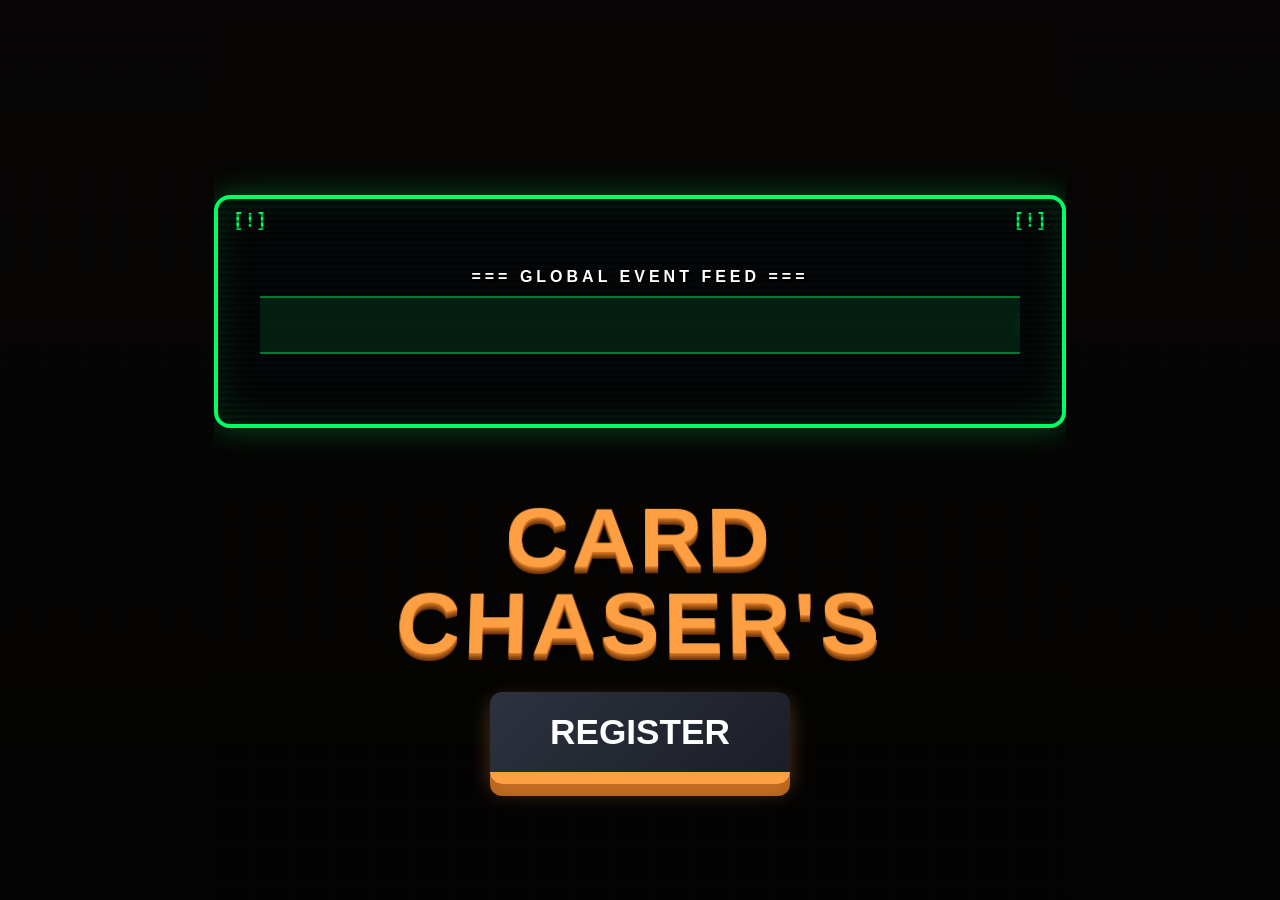
<file: index.html>
<!DOCTYPE html>
<html lang="en">
<head>
    <meta charset="UTF-8">
    <meta name="viewport" content="width=device-width, initial-scale=1.0">
    <title>Card Chaser's | Welcome</title>
    
    <meta name="viewport" content="width=device-width, initial-scale=1.0, maximum-scale=1.0, user-scalable=no">
    <style>
        body, html {
            margin: 0; padding: 0; height: 100%;
            background-color: #1a1512;
            background-image: linear-gradient(rgba(0, 0, 0, 0.75), rgba(0, 0, 0, 0.85)), 
                              linear-gradient(90deg, rgba(255,255,255,0.03) 1px, transparent 1px), 
                              linear-gradient(rgba(255,255,255,0.03) 1px, transparent 1px);
            background-size: 100% 100%, 40px 40px, 40px 40px;
            font-family: 'Arial Black', sans-serif;
            display: flex; flex-direction: column; justify-content: space-evenly; align-items: center; overflow: hidden;
        }
        .jumbotron-box {
            width: 66vw; min-width: 340px; height: 25vh; margin-top: 5vh; 
            background: #050608; border: 4px solid #00ff66; border-radius: 16px;
            display: flex; flex-direction: column; align-items: center; justify-content: center;
            position: relative; box-shadow: 0 0 30px rgba(0, 255, 102, 0.3), inset 0 0 40px rgba(0, 255, 102, 0.15);
            animation: pulseGlow 2s infinite alternate; overflow: hidden;
        }
        .jumbotron-box::before { content: '[!]'; position: absolute; top: 10px; left: 15px; color: #00ff66; font-family: monospace; font-size: 1.2rem; font-weight: 900; animation: flashText 1s infinite; }
        .jumbotron-box::after { content: '[!]'; position: absolute; top: 10px; right: 15px; color: #00ff66; font-family: monospace; font-size: 1.2rem; font-weight: 900; animation: flashText 1s infinite; }
        .scanlines { position: absolute; top: 0; left: 0; width: 100%; height: 100%; background: linear-gradient(rgba(18, 16, 16, 0) 50%, rgba(0, 0, 0, 0.4) 50%); background-size: 100% 6px; z-index: 2; pointer-events: none; }
        .alert-header { color: #fff; font-size: clamp(0.7rem, 2vw, 1rem); letter-spacing: 4px; margin-bottom: 10px; font-weight: 900; z-index: 10; text-transform: uppercase; text-shadow: 2px 2px 0px #000; }
        
        .marquee-container { width: 90%; overflow: hidden; white-space: nowrap; z-index: 10; border-top: 2px solid rgba(0, 255, 102, 0.4); border-bottom: 2px solid rgba(0, 255, 102, 0.4); padding: 15px 0; background: rgba(0, 255, 102, 0.1); }
        
        .marquee-content { 
            display: inline-block; 
            color: #00ff66; 
            font-family: monospace; 
            font-size: clamp(1rem, 2.5vw, 1.4rem); 
            font-weight: 900; 
            letter-spacing: 2px; 
            text-transform: uppercase; 
            text-shadow: 2px 2px 0px #000, -1px -1px 0px #000, 0 0 15px rgba(0, 255, 102, 0.9); 
            padding-left: 100%; 
            line-height: 1.1; 
            animation: scrollText 12s linear infinite; 
        }
        
        @keyframes scrollText { 0% { transform: translateX(0); } 100% { transform: translateX(-100%); } }
        
        @keyframes pulseGlow { 0% { box-shadow: 0 0 20px rgba(0, 255, 102, 0.2), inset 0 0 30px rgba(0, 255, 102, 0.1); border-color: rgba(0, 255, 102, 0.5); } 100% { box-shadow: 0 0 40px rgba(0, 255, 102, 0.5), inset 0 0 60px rgba(0, 255, 102, 0.3); border-color: #00ff66; } }
        @keyframes flashText { 0%, 49% { opacity: 1; } 50%, 100% { opacity: 0.2; } }
        .welcome-container { text-align: center; display: flex; flex-direction: column; align-items: center; gap: 20px; perspective: 1000px; margin-bottom: 5vh; width: 100%; }
        .logo-text { font-size: clamp(3rem, 10vw, 5.5rem); font-weight: 900; color: #ff9f43; text-transform: uppercase; letter-spacing: 4px; margin: 0; margin-bottom: 10px; line-height: 1; text-shadow: 0 1px 0 #d37724, 0 2px 0 #c26b1f, 0 3px 0 #b1601a, 0 4px 0 #a05416, 0 5px 0 #8f4912, 0 6px 0 #7e3e0e, 0 7px 0 #6d330a, 0 9px 25px rgba(0,0,0,0.9); transform: rotateX(10deg); }

        .btn-3d-container { position: relative; background: #0f1115; padding: 8px; border-radius: 16px; box-shadow: inset 0 4px 10px rgba(0,0,0,0.8), 0 10px 30px rgba(0,0,0,0.5); margin-top: 10px; }
        .enter-btn-3d { cursor: pointer; outline: none; border: none; font-family: 'Arial Black', sans-serif; font-size: 2.2rem; font-weight: 900; color: #ffffff; background: linear-gradient(135deg, #2d323f, #1b1e26); padding: 20px 60px; border-radius: 12px; position: relative; border-bottom: 12px solid #ff9f43; transform: translateY(-6px); transition: all 0.1s ease; box-shadow: 0 8px 20px rgba(255, 159, 67, 0.3), 0 12px 0px #b1601a; }
        .enter-btn-3d:hover { transform: translateY(-8px); box-shadow: 0 12px 24px rgba(255, 159, 67, 0.4), 0 14px 0px #c26b1f; }
        .enter-btn-3d:active { transform: translateY(4px); border-bottom-width: 2px; box-shadow: 0 2px 4px rgba(0,0,0,0.5), 0 2px 0px #5c2807; }

        .room-container {
            width: 100%;       
            padding: 10px;
            box-sizing: border-box;
            overflow-y: auto;
            margin: 0 auto;
        }

        @media (max-width: 600px) {
            .room-container {
                max-width: 600px; 
            }
        }
    </style>
</head>
<body>

    <div class="room-container"></div>

    <div class="jumbotron-box" id="jumbo-box">
        <div class="scanlines"></div>
        <div class="alert-header">=== GLOBAL EVENT FEED ===</div>
        <div class="marquee-container">
            <div class="marquee-content" id="alert-marquee">SYSTEM BOOT SEQUENCE INITIATED...</div>
        </div>
    </div>
    
    <div class="welcome-container">
        <h1 class="logo-text">Card<br>Chaser's</h1>
        
        <!-- The Dynamic Button -->
        <button class="enter-btn-3d" id="smart-btn">LOADING...</button>
    </div>
    
    <script>
        // --- SMART ROUTING LOGIC ---
        function initializeSmartButton() {
            const btn = document.getElementById('smart-btn');
            
            // Check the browser's memory for flags
            const autoLogin = localStorage.getItem('autoLogin');
            const isRegistered = localStorage.getItem('isRegistered');

            if (autoLogin === 'true') {
                btn.innerText = 'ENTER HUB';
                btn.style.borderBottomColor = '#00ff66'; // Green for direct access
                btn.onclick = () => window.location.href = 'playground.html';
            } else if (isRegistered === 'true') {
                btn.innerText = 'LOGIN';
                btn.style.borderBottomColor = '#00ff66'; // Green for returning users
                btn.onclick = () => window.location.href = 'login.html';
            } else {
                btn.innerText = 'REGISTER';
                btn.onclick = () => window.location.href = 'register.html';
            }
        }
        initializeSmartButton();

        // --- EXISTING CLOCK LOGIC ---
        function getNextMonsterFeeding() {
            let now = new Date(); let target = new Date(now); target.setUTCHours(20, 0, 0, 0);
            let currentDay = target.getUTCDay(); let daysUntilSunday = (7 - currentDay) % 7; target.setUTCDate(target.getUTCDate() + daysUntilSunday);
            if (target.getTime() <= now.getTime()) target.setUTCDate(target.getUTCDate() + 7);
            return target.getTime(); 
        }
        let clockEngine = setInterval(tickClock, 1000); tickClock();
        function tickClock() {
            let now = Date.now(); let globalMonsterTime = getNextMonsterFeeding(); let distance = globalMonsterTime - now;
            let display = document.getElementById('alert-marquee');
            let oneHour = 3600000;
            if (distance <= 0 && distance > -oneHour) { display.innerText = "🚨 CHAMBER LIVE! FEED THE BEAST NOW! 🚨"; return; }
            let d = Math.floor(distance / (1000 * 60 * 60 * 24)); let h = Math.floor((distance % (1000 * 60 * 60 * 24)) / (1000 * 60 * 60));
            let m = Math.floor((distance % (1000 * 60 * 60)) / (1000 * 60)); let s = Math.floor((distance % (1000 * 60)) / 1000);
            display.innerText = `⚡ MUTATION CHAMBER OPENS IN: ${d}D ${h}H ${m}M ${s}S ⚡`;
        }
    </script>
</body>
</html>
</file>
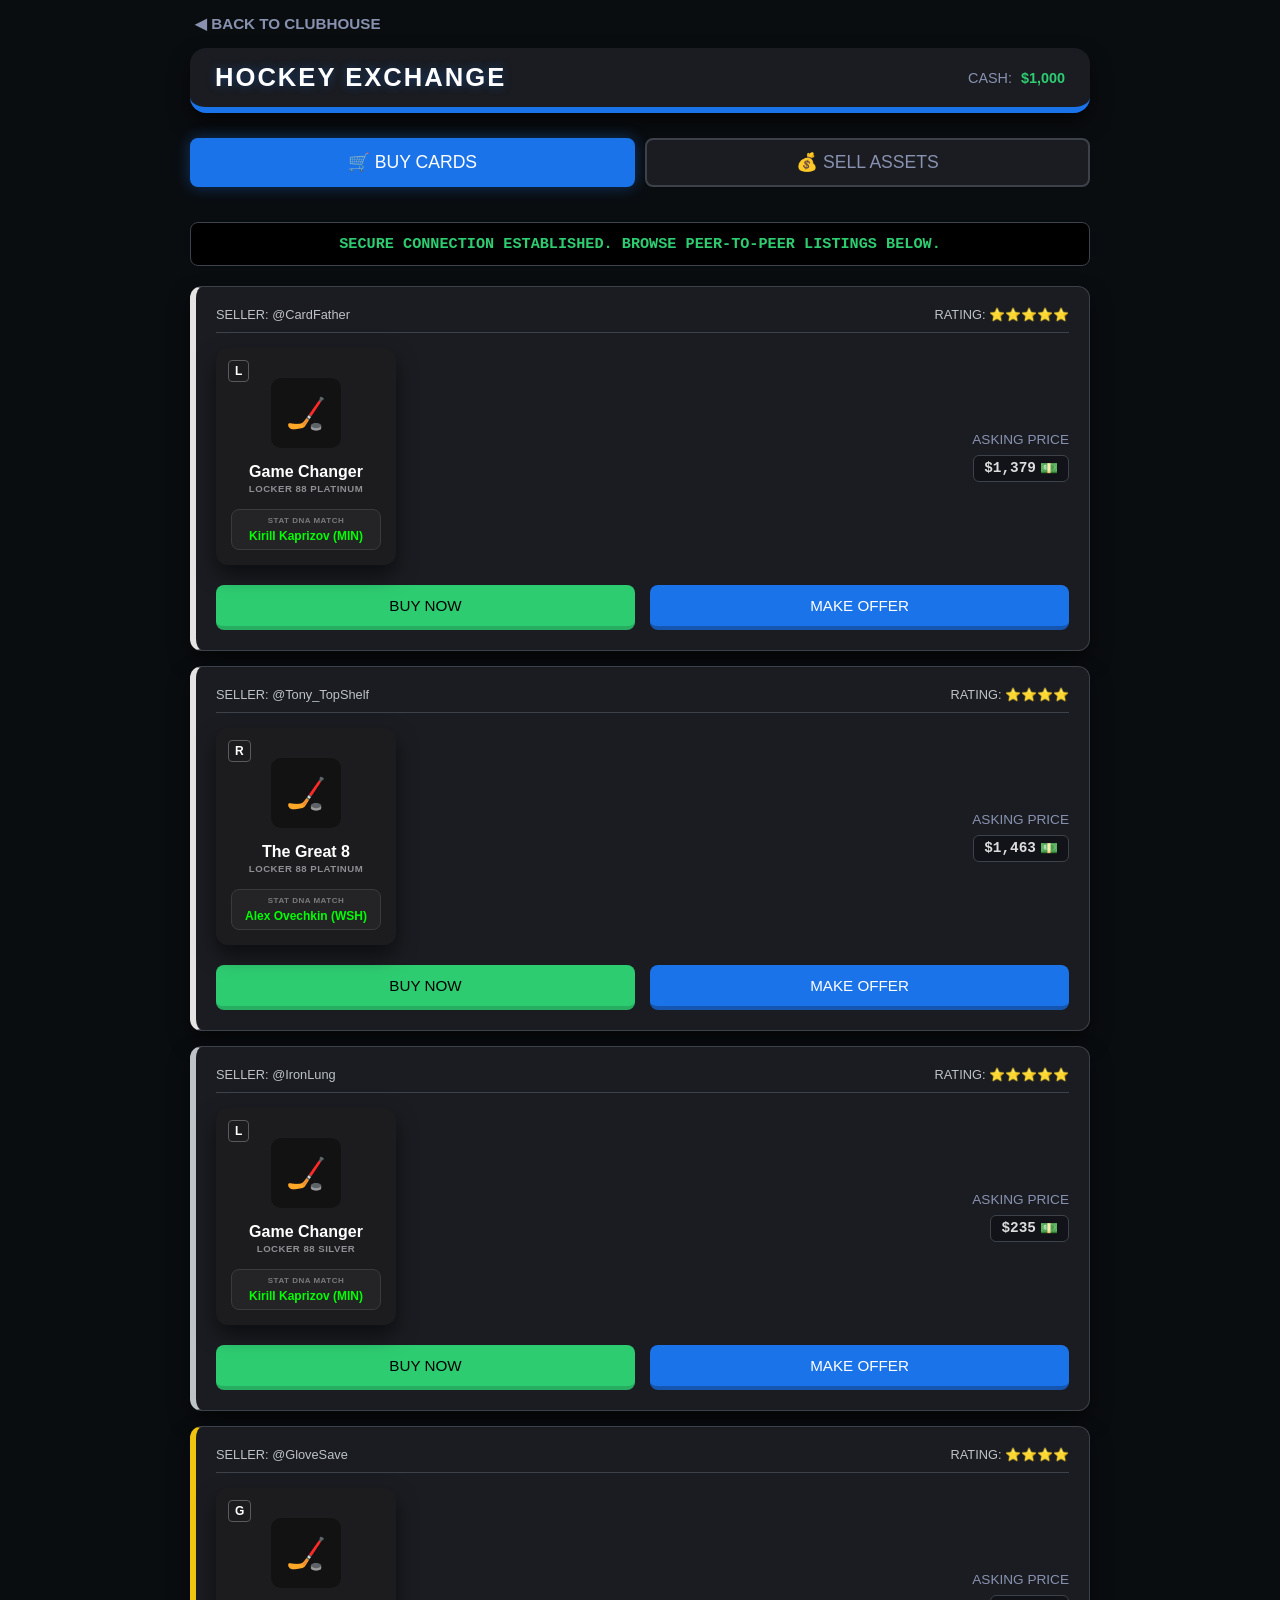
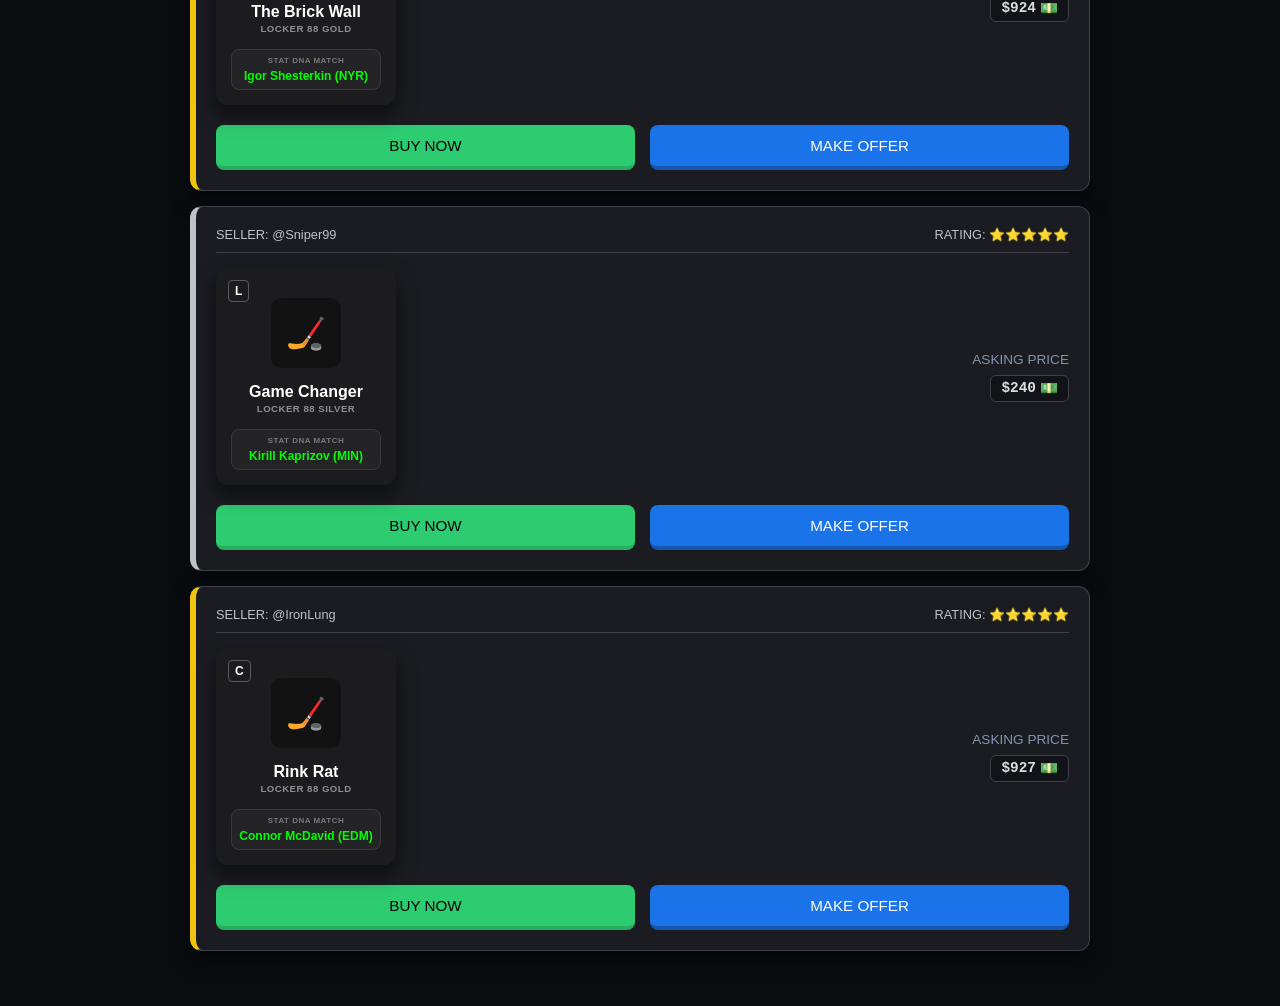
<file: digital_market.html>
<!DOCTYPE html>
<html lang="en">
<head>
    <meta charset="UTF-8">
    <meta name="viewport" content="width=device-width, initial-scale=1.0, maximum-scale=1.0, user-scalable=no">
    <title>Digital Market | Card Chaser's</title>
    
    <style>
        :root {
            /* Main Functional Colors (Sleek NYR-esque palette) */
            --brand-primary: #1A73E8;    
            --brand-secondary: #2ECC71;  
            --brand-danger: #E74C3C;     

            /* UI Theme Colors */
            --bg-dark: #0A0D10;         
            --panel-dark: #1A1C21;      
            --sub-panel-dark: #24272D;  
            --border-subtle: #3D424A;   
            --text-main: #FFFFFF;       
            --text-sub: #BDC3C7;        
            
            --primary: #1A73E8;
            --glow: rgba(26, 115, 232, 0.4);
            --market-bg: var(--bg-dark);
        }

        body, html {
            margin: 0; padding: 0; min-height: 100vh;
            background: var(--market-bg); 
            font-family: 'Arial', sans-serif;
            color: var(--text-main); 
            overflow-x: hidden; box-sizing: border-box;
            display: block; 
        }
        *, *:before, *:after { box-sizing: inherit; }

        .room-container { width: 100%; padding: 15px; box-sizing: border-box; margin: 0 auto; }

        .market-container { 
            width: 100%; max-width: 900px; margin: 0 auto; 
            display: flex; flex-direction: column; gap: 20px; padding-bottom: 40px; 
        }

        /* Top Controls */
        .exit-btn { align-self: flex-start; background: none; border: none; color: #8892b0; font-weight: 900; font-size: 0.95rem; cursor: pointer; padding: 0; margin-left: 5px; margin-bottom: -5px; text-transform: uppercase; font-family: 'Arial Black', sans-serif;}
        .exit-btn:hover { color: #fff; text-shadow: 0 0 8px rgba(255,255,255,0.5); }

        .market-header { display: flex; justify-content: space-between; align-items: center; background: var(--panel-dark); padding: 15px 25px; border-radius: 16px; border-bottom: 6px solid var(--primary); box-shadow: 0 10px 20px rgba(0,0,0,0.6); font-family: 'Arial Black', sans-serif;}
        .market-title { margin: 0; font-size: 1.6rem; text-transform: uppercase; letter-spacing: 2px; text-shadow: 0 0 10px var(--glow); }
        .bank-readout { display: flex; gap: 15px; font-size: 0.9rem; color: #8892b0; }
        .bank-readout span { font-weight: 900; margin-left: 5px; }
        .stat-cash span { color: var(--brand-secondary); }

        .price-capsule {
            background: #111318; border: 1px solid var(--border-subtle); border-radius: 6px;
            padding: 4px 10px; font-family: monospace; color: #dddddd;
            display: inline-flex; align-items: center; gap: 4px; font-size: 0.9rem; font-weight: bold;
        }

        /* TOGGLE TABS */
        .tab-bar { display: flex; gap: 10px; width: 100%; margin-top: 5px; }
        .tab-btn { 
            flex: 1; padding: 12px; font-family: 'Arial Black', sans-serif; font-size: 1.1rem; 
            background: var(--panel-dark); border: 2px solid var(--border-subtle); border-radius: 8px; color: #8892b0; 
            cursor: pointer; text-transform: uppercase; transition: 0.1s; 
        }
        .tab-btn.active { background: var(--primary); color: #fff; border-color: var(--primary); box-shadow: 0 0 15px var(--glow); }

        .terminal-log { margin-top: 15px; background: #000; padding: 12px; border-radius: 8px; font-family: monospace; color: var(--brand-secondary); font-size: 0.95rem; text-align: center; border: 1px solid var(--border-subtle); font-weight: bold; }

        /* MARKET LISTINGS (BUY) */
        .listing-board { display: flex; flex-direction: column; gap: 15px; width: 100%; }
        
        .trade-offer {
            display: flex; flex-direction: column; background: var(--panel-dark);
            border-left: 6px solid var(--primary); padding: 20px; border-radius: 12px;
            box-shadow: 0 10px 20px rgba(0,0,0,0.5); border-right: 1px solid var(--border-subtle);
            border-top: 1px solid var(--border-subtle); border-bottom: 1px solid var(--border-subtle);
            transition: transform 0.2s;
        }
        .trade-offer:hover { transform: translateY(-3px); box-shadow: 0 12px 25px var(--glow); }
        
        .seller-info { font-size: 0.8rem; color: var(--text-sub); margin-bottom: 15px; display: flex; justify-content: space-between; border-bottom: 1px solid var(--border-subtle); padding-bottom: 10px; font-family: 'Arial Black', sans-serif;}
        .trade-details { display: flex; align-items: center; justify-content: space-between; margin-bottom: 20px; gap: 20px; }
        
        /* INVENTORY LISTINGS (SELL) */
        .sell-grid { 
            display: none; grid-template-columns: repeat(auto-fill, minmax(200px, 1fr)); 
            gap: 20px; width: 100%; 
        }

        .action-buttons { display: flex; gap: 15px; width: 100%; }
        .btn {
            flex: 1; padding: 12px; font-family: 'Arial Black', sans-serif; font-size: 0.95rem;
            border: none; border-radius: 8px; color: #fff; cursor: pointer; text-transform: uppercase;
            transition: all 0.1s; border-bottom: 4px solid rgba(0,0,0,0.5); width: 100%;
        }
        .btn-buy { background: var(--brand-secondary); color: #000; border-bottom-color: #27ae60;}
        .btn-haggle { background: var(--brand-primary); border-bottom-color: #1557b0;}
        .btn-sell { background: var(--brand-danger); border-bottom-color: #922b21; font-size: 0.85rem;}
        .btn:active { transform: translateY(3px); border-bottom-width: 1px; }

        /* ====================================================
           MASTER BLUEPRINT: PREMIUM CARD DESIGN
           ==================================================== */
        .card-core { 
            background: #1c1c1e; border-radius: 12px; padding: 15px; 
            box-shadow: 0 10px 20px rgba(0, 0, 0, 0.5); display: flex; flex-direction: column; 
            align-items: center; width: 100%; max-width: 220px; box-sizing: border-box; 
            position: relative; margin: 0 auto;
        }
        .pos-badge { position: absolute; top: 12px; left: 12px; border: 1px solid #5a5a5e; border-radius: 4px; padding: 3px 6px; font-size: 0.75rem; font-weight: 900; color: #ffffff; font-family: 'Arial Black', sans-serif; }
        .art-box { background: #121213; width: 110px; height: 110px; border-radius: 10px; display: flex; justify-content: center; align-items: center; font-size: 3.5rem; margin-top: 25px; margin-bottom: 15px; }
        .card-title { font-size: 1.25rem; font-weight: 900; color: #FFFFFF; margin-bottom: 2px; text-align: center; }
        .card-descriptive-text { font-size: 0.7rem; color: #8e8e93; margin-bottom: 15px; text-align: center; text-transform: uppercase; letter-spacing: 0.5px; font-family: 'Arial', sans-serif; font-weight: bold;}
        .data-panel-core { background: #242426; border: 1px solid #3a3a3c; border-radius: 8px; padding: 10px; width: 100%; display: flex; flex-direction: column; align-items: center; box-sizing: border-box; }
        .data-title-gray { font-size: 0.6rem; color: #7a7a7e; text-transform: uppercase; font-weight: 600; margin-bottom: 4px; text-align: center; letter-spacing: 0.5px; }
        .data-detail-green { font-size: 0.9rem; color: #00ff00; font-weight: bold; text-align: center; }

    </style>
</head>
<body>

    <div class="room-container">
        <div class="market-container">
            
            <button class="exit-btn" onclick="window.location.href='game_room.html'">◀ Back to Clubhouse</button>

            <div class="market-header">
                <h1 class="market-title" id="market-title">DIGITAL MARKET</h1>
                <div class="bank-readout">
                    <div class="stat-cash">CASH: <span id="bank-cash">$0</span></div>
                </div>
            </div>

            <div class="tab-bar">
                <button class="tab-btn active" id="tab-buy" onclick="switchTab('buy')">🛒 BUY CARDS</button>
                <button class="tab-btn" id="tab-sell" onclick="switchTab('sell')">💰 SELL ASSETS</button>
            </div>

            <div class="terminal-log" id="terminal-log">SECURE CONNECTION ESTABLISHED. BROWSE PEER-TO-PEER LISTINGS BELOW.</div>

            <div class="listing-board" id="listings-container"></div>
            <div class="sell-grid" id="sell-container"></div>

        </div> 
    </div> 
    
    <script>
        let currentSport = localStorage.getItem('selectedSport') || 'default';
        let playerCash = parseInt(localStorage.getItem('playerMoney')) || 0;

        const sportData = {
            nhl: { title: "HOCKEY EXCHANGE", primary: "#1A73E8", bg: "#0A0D10", key: "nhl_inventory", icon: "🏒", pool: [
                {name: "The Brick Wall", dna: "Igor Shesterkin (NYR)", pos: "G"}, {name: "Game Changer", dna: "Kirill Kaprizov (MIN)", pos: "LW"}, {name: "Rink Rat", dna: "Connor McDavid (EDM)", pos: "C"}, {name: "The Great 8", dna: "Alex Ovechkin (WSH)", pos: "RW"}, {name: "Blueline Boss", dna: "Cale Makar (COL)", pos: "LD"}
            ]},
            mlb: { title: "BASEBALL EXCHANGE", primary: "#2ECC71", bg: "#0A0D10", key: "mlb_inventory", icon: "⚾", pool: [
                {name: "Diamond King", dna: "Shohei Ohtani (LAD)", pos: "P"}, {name: "The Captain", dna: "Aaron Judge (NYY)", pos: "CF"}
            ]},
            nba: { title: "HOOPS EXCHANGE", primary: "#E67E22", bg: "#0A0D10", key: "nba_inventory", icon: "🏀", pool: [
                {name: "Crossover Master", dna: "Stephen Curry (GSW)", pos: "PG"}, {name: "King James", dna: "LeBron James (LAL)", pos: "SF"}
            ]},
            nfl: { title: "GRIDIRON EXCHANGE", primary: "#F1C40F", bg: "#0A0D10", key: "nfl_inventory", icon: "🏈", pool: [
                {name: "Showtime", dna: "Patrick Mahomes (KC)", pos: "QB"}, {name: "Run CMC", dna: "Christian McCaffrey (SF)", pos: "RB"}
            ]}
        };

        const activeSport = sportData[currentSport] || sportData['nhl'];
        document.documentElement.style.setProperty('--primary', activeSport.primary);
        document.documentElement.style.setProperty('--market-bg', activeSport.bg);
        document.getElementById('market-title').innerText = activeSport.title;

        const pricingMap = { "base": 50, "silver": 250, "gold": 1000, "platinum": 1500, "diamond": 2500 };
        const sellers = ["@IronLung", "@Tony_TopShelf", "@CardFather", "@Sniper99", "@GloveSave"];

        function updateBankUI() {
            document.getElementById('bank-cash').innerText = "$" + playerCash.toLocaleString();
            localStorage.setItem('playerMoney', playerCash);
        }
        updateBankUI();

        function switchTab(tab) {
            document.getElementById('tab-buy').classList.remove('active');
            document.getElementById('tab-sell').classList.remove('active');
            document.getElementById('tab-' + tab).classList.add('active');
            
            if (tab === 'buy') {
                document.getElementById('listings-container').style.display = 'flex';
                document.getElementById('sell-container').style.display = 'none';
                document.getElementById('terminal-log').innerText = "BROWSE PEER-TO-PEER LISTINGS BELOW.";
                document.getElementById('terminal-log').style.color = "#2ECC71";
            } else {
                document.getElementById('listings-container').style.display = 'none';
                document.getElementById('sell-container').style.display = 'grid';
                document.getElementById('terminal-log').innerText = "SELECT ASSETS FROM YOUR LOCKER TO LIQUIDATE FOR CASH.";
                document.getElementById('terminal-log').style.color = "#F1C40F";
                renderSellInventory();
            }
        }

        let activeListings = [];
        function generateListings() {
            for(let i=0; i<6; i++) {
                let template = activeSport.pool[Math.floor(Math.random() * activeSport.pool.length)];
                let roll = Math.random();
                let tier = roll > 0.9 ? 'diamond' : roll > 0.6 ? 'platinum' : roll > 0.3 ? 'gold' : 'silver';
                let price = pricingMap[tier];
                
                let variance = Math.floor(price * (Math.random() * 0.2 - 0.1));
                let askPrice = price + variance;

                activeListings.push({
                    id: 'list_' + i,
                    seller: sellers[Math.floor(Math.random() * sellers.length)],
                    rating: "⭐".repeat(Math.floor(Math.random() * 2) + 4),
                    card: { name: template.name, dna: template.dna, pos: template.pos, tier: tier, value: price },
                    askPrice: askPrice
                });
            }
            renderListings();
        }

        function renderListings() {
            const container = document.getElementById('listings-container');
            container.innerHTML = '';
            
            activeListings.forEach(listing => {
                let bColor = listing.card.tier === 'gold' ? '#f1c40f' : listing.card.tier === 'silver' ? '#bdc3c7' : listing.card.tier === 'platinum' ? '#e5e4e2' : '#00ffff';
                let shortPos = listing.card.pos.charAt(0);
                
                let html = `
                <div class="trade-offer" id="${listing.id}" style="border-left-color: ${bColor};">
                    <div class="seller-info">
                        <span>SELLER: ${listing.seller}</span>
                        <span>RATING: ${listing.rating}</span>
                    </div>
                    <div class="trade-details">
                        
                        <div class="card-core" style="margin: 0; max-width: 180px;">
                            <div class="pos-badge">${shortPos}</div>
                            <div class="art-box" style="width: 70px; height: 70px; font-size: 2rem; margin-top: 15px;">${activeSport.icon}</div>
                            <div class="card-title" style="font-size: 1rem;">${listing.card.name}</div>
                            <div class="card-descriptive-text" style="font-size: 0.6rem;">LOCKER 88 ${listing.card.tier.toUpperCase()}</div>
                            <div class="data-panel-core" style="padding: 6px;">
                                <div class="data-title-gray" style="font-size: 0.5rem;">STAT DNA MATCH</div>
                                <div class="data-detail-green" style="font-size: 0.75rem;">${listing.card.dna}</div>
                            </div>
                        </div>

                        <div style="text-align: right; min-width: 120px;">
                            <div style="font-size: 0.85rem; color:#8892b0; margin-bottom: 8px; font-family: 'Arial Black', sans-serif;">ASKING PRICE</div>
                            <span class="price-capsule">$${listing.askPrice.toLocaleString()} <span style="color:#2ecc71;">💵</span></span>
                        </div>
                    </div>
                    <div class="action-buttons">
                        <button class="btn btn-buy" onclick="buyOutright('${listing.id}', ${listing.askPrice})">BUY NOW</button>
                        <button class="btn btn-haggle" onclick="haggleOffer('${listing.id}', ${listing.askPrice})">MAKE OFFER</button>
                    </div>
                </div>`;
                container.innerHTML += html;
            });
        }

        function addToInventory(cardData) {
            let inventory = JSON.parse(localStorage.getItem(activeSport.key)) || [];
            inventory.push({
                id: "c_" + Date.now(),
                name: cardData.name, dna: cardData.dna, pos: cardData.pos,
                tier: cardData.tier, value: cardData.value
            });
            localStorage.setItem(activeSport.key, JSON.stringify(inventory));
        }

        function removeListing(listingId, message, color) {
            let itemIndex = activeListings.findIndex(l => l.id === listingId);
            if (itemIndex > -1) {
                activeListings.splice(itemIndex, 1);
                renderListings();
                document.getElementById('terminal-log').innerText = message;
                document.getElementById('terminal-log').style.color = color;
            }
        }

        function buyOutright(listingId, price) {
            if (playerCash < price) {
                document.getElementById('terminal-log').innerText = "ERROR: INSUFFICIENT CASH FOR THIS TRANSACTION.";
                document.getElementById('terminal-log').style.color = "#E74C3C";
                return;
            }
            
            let listing = activeListings.find(l => l.id === listingId);
            playerCash -= price;
            updateBankUI();
            addToInventory(listing.card);
            removeListing(listingId, `TRANSACTION COMPLETE! PURCHASED ASSET FOR $${price.toLocaleString()}.`, "#2ECC71");
        }

        function haggleOffer(listingId, askPrice) {
            let listing = activeListings.find(l => l.id === listingId);
            let offerInput = prompt(`Market Ask for ${listing.card.dna} is $${askPrice}.\n\nEnter your counter-offer amount:`);
            
            if (offerInput === null) return;
            let offer = parseInt(offerInput);
            
            if (isNaN(offer) || offer <= 0) {
                alert("Invalid offer amount."); return;
            }
            if (offer > playerCash) {
                alert("You don't have enough cash to make that offer!"); return;
            }

            if (offer >= askPrice) {
                buyOutright(listingId, offer);
            } else if (offer < (askPrice * 0.75)) {
                removeListing(listingId, `OFFER REJECTED! ${listing.seller} WAS INSULTED BY YOUR $${offer} LOWBALL AND PULLED THE LISTING.`, "#E74C3C");
            } else {
                let chanceToAccept = (offer / askPrice) - 0.2; 
                if (Math.random() < chanceToAccept) {
                    playerCash -= offer;
                    updateBankUI();
                    addToInventory(listing.card);
                    removeListing(listingId, `NEGOTIATION SUCCESSFUL! ${listing.seller} ACCEPTED YOUR OFFER OF $${offer.toLocaleString()}.`, "#1A73E8");
                } else {
                    let counter = Math.floor((offer + askPrice) / 2);
                    let acceptCounter = confirm(`OFFER DECLINED.\n\n${listing.seller} countered with: $${counter}.\n\nDo you accept?`);
                    if (acceptCounter) {
                        if (playerCash < counter) { alert("Not enough cash to accept counter."); return; }
                        playerCash -= counter;
                        updateBankUI();
                        addToInventory(listing.card);
                        removeListing(listingId, `COUNTER-OFFER ACCEPTED! PURCHASED FOR $${counter.toLocaleString()}.`, "#2ECC71");
                    } else {
                        document.getElementById('terminal-log').innerText = "YOU WALKED AWAY FROM THE DEAL.";
                        document.getElementById('terminal-log').style.color = "#F1C40F";
                    }
                }
            }
        }

        function renderSellInventory() {
            const container = document.getElementById('sell-container');
            container.innerHTML = '';
            let inventory = JSON.parse(localStorage.getItem(activeSport.key)) || [];
            
            if (inventory.length === 0) {
                container.innerHTML = `<div style="grid-column: 1/-1; text-align: center; color: #BDC3C7; padding: 40px; font-size: 1.2rem; font-family: 'Arial Black', sans-serif;">YOUR VAULT IS EMPTY. NO ASSETS TO SELL.</div>`;
                return;
            }

            inventory.sort((a,b) => b.value - a.value);

            inventory.forEach(card => {
                let trueVal = card.value || 50; 
                let fee = Math.floor(trueVal * 0.05);
                let payout = trueVal - fee;
                let shortPos = card.pos.charAt(0);

                // THE INJECTED PREMIUM CARD FOR THE SELL TAB
                container.innerHTML += `
                    <div class="card-core">
                        <div class="pos-badge">${shortPos}</div>
                        <div class="art-box">${activeSport.icon}</div>
                        
                        <div class="card-title">${card.name}</div>
                        <div class="card-descriptive-text">LOCKER 88 ${card.tier.toUpperCase()}</div>
                        
                        <div class="data-panel-core">
                            <div class="data-title-gray">STAT DNA MATCH</div>
                            <div class="data-detail-green">${card.dna}</div>
                        </div>

                        <div style="margin-top: 15px; width: 100%; border-top: 1px solid #3a3a3c; padding-top: 15px; text-align: center;">
                            <div style="font-size: 0.65rem; color: #E74C3C; margin-bottom: 5px; font-family: 'Arial Black', sans-serif;">-5% BROKER FEE</div>
                            <button class="btn btn-sell" onclick="sellCard('${card.id}', ${payout})">SELL FOR $${payout.toLocaleString()}</button>
                        </div>
                    </div>
                `;
            });
        }

        function sellCard(cardId, payout) {
            let inventory = JSON.parse(localStorage.getItem(activeSport.key)) || [];
            let cardIndex = inventory.findIndex(c => c.id === cardId);
            
            if(cardIndex > -1) {
                let card = inventory[cardIndex];
                inventory.splice(cardIndex, 1);
                localStorage.setItem(activeSport.key, JSON.stringify(inventory));
                
                playerCash += payout;
                updateBankUI();
                renderSellInventory(); 
                
                let realName = card.dna ? card.dna.split(' (')[0] : card.name;
                document.getElementById('terminal-log').innerText = `ASSET LIQUIDATED! ${realName.toUpperCase()} SOLD FOR $${payout.toLocaleString()}.`;
                document.getElementById('terminal-log').style.color = "#2ECC71";
            }
        }

        generateListings();
    </script>
</body>
</html>
</file>
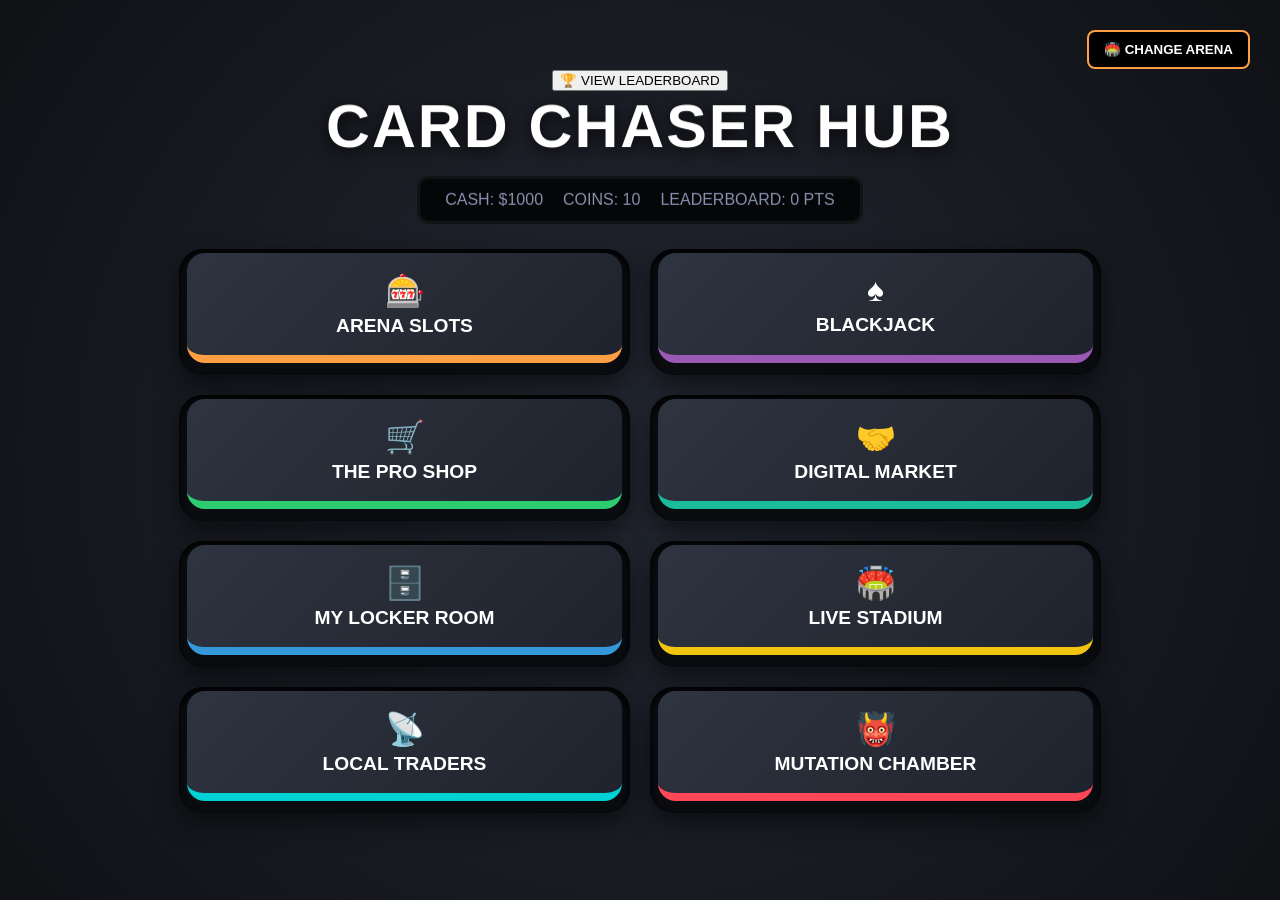
<file: game_room.html>
<!DOCTYPE html>
<html lang="en">
<head>
    <meta charset="UTF-8">
    <meta name="viewport" content="width=device-width, initial-scale=1.0, maximum-scale=1.0, user-scalable=no">
    <title>The Clubhouse | Card Chaser's</title>
    
    <style>
        :root { --primary: #ff9f43; --primary-dark: #b1601a; --room-bg: radial-gradient(circle at center, #232731 0%, #0f1115 100%); --glow: rgba(255, 159, 67, 0.4); }
        
        body, html { 
            margin: 0; 
            padding: 0; 
            min-height: 100vh; 
            background: var(--room-bg); 
            font-family: 'Arial Black', sans-serif; 
            display: block; 
            color: #fff; 
            box-sizing: border-box; 
            overflow-x: hidden; 
        }

        .room-container {
            width: 100%;
            padding: 10px;
            box-sizing: border-box;
            overflow-y: auto;
            margin: 0 auto;
        }

        .hub-container { 
            position: relative; 
            width: 100%; 
            display: flex; 
            flex-direction: column; 
            align-items: center; 
            padding: 60px 0 40px 0; 
        }

        .change-arena-btn { position: absolute; top: 20px; right: 20px; background: #000; border: 2px solid var(--primary); color: #fff; padding: 10px 15px; border-radius: 8px; cursor: pointer; font-weight: 900; text-transform: uppercase; z-index: 1000; transition: all 0.2s; }
        .change-arena-btn:hover { background: var(--primary); color: #000; transform: translateY(-2px); }
        
        .clubhouse-banner { text-align: center; margin-bottom: 25px; transform: rotateX(5deg); }
        .clubhouse-title { font-size: clamp(2rem, 6vw, 3.8rem); font-weight: 900; color: #ffffff; text-transform: uppercase; letter-spacing: 2px; margin: 0; text-shadow: 0 4px 15px rgba(0,0,0,0.8); }
        
        .scoreboard-panel { background: #050608; border: 3px solid rgba(255,255,255,0.05); padding: 12px 25px; border-radius: 12px; margin-top: 15px; display: inline-flex; gap: 20px; font-size: 1rem; color: #8892b0; }
        
        .console-grid { display: flex; flex-wrap: wrap; justify-content: center; gap: 20px; width: 100%; max-width: 930px; padding: 0 20px; }
        .cabinet-housing { flex: 1 1 300px; max-width: 435px; background: #0b0c10; padding: 8px; border-radius: 24px; box-shadow: inset 0 4px 10px rgba(0,0,0,1), 0 10px 25px rgba(0,0,0,0.5); }
        
        .game-link-btn { width: 100%; height: 110px; cursor: pointer; outline: none; border: none; font-family: 'Arial Black', sans-serif; font-size: 1.2rem; font-weight: 900; color: #ffffff; border-radius: 18px; display: flex; flex-direction: column; align-items: center; justify-content: center; gap: 5px; background: linear-gradient(135deg, #2e3440, #1f232d); border-bottom: 8px solid var(--primary); transform: translateY(-4px); transition: all 0.1s ease; text-transform: uppercase; }
        .game-link-btn:hover { transform: translateY(-6px); background: linear-gradient(135deg, #3b4252, #232834); box-shadow: 0 10px 20px rgba(0,0,0,0.6); }
        .game-link-btn:active { transform: translateY(4px); border-bottom-width: 2px; }
        
        .btn-icon { font-size: 2rem; }
        .monster-gate { border-bottom-color: #ff4757; }
        .monster-gate:hover { box-shadow: 0 10px 20px rgba(255, 71, 87, 0.4); }

        @media (max-width: 600px) {
            .room-container { max-width: 100%; }
        }
    </style>
</head>
<body>

    

    <div class="room-container">
        
        <div class="hub-container">
            <button onclick="window.location.href='leaderboard.html'">🏆 VIEW LEADERBOARD</button>
            
            <button class="change-arena-btn" onclick="window.location.href='playground.html'">🏟️ Change Arena</button>
            
            
            <div class="clubhouse-banner">
                <h1 class="clubhouse-title" id="room-title">CLUBHOUSE</h1>
                <div class="scoreboard-panel">
                    <div class="stat-box">CASH: <span id="bank-cash">$0</span></div>
                    <div class="stat-box">COINS: <span id="bank-coins">0</span></div>
                    <div class="stat-box">LEADERBOARD: <span id="bank-pts">0</span> PTS</div>
                </div>
            </div>
            
            <div class="console-grid" id="main-hub-grid"></div>
            
        </div>
    </div>
    

    <script>
        let currentSport = localStorage.getItem('selectedSport') || 'default';
        let playerCash = parseInt(localStorage.getItem('playerMoney')) || 1000; 
        let playerCoins = parseInt(localStorage.getItem('playerCoins')) || 10;  
        let playerPoints = parseInt(localStorage.getItem('playerPoints')) || 0; 
        
        document.getElementById('bank-cash').innerText = "$" + playerCash;
        document.getElementById('bank-coins').innerText = playerCoins;
        document.getElementById('bank-pts').innerText = playerPoints;

        const roomThemes = { 
            nhl: { title: "NHL Arena Hub", primary: "#3498db", bg: "radial-gradient(circle at center, #162e3d 0%, #050b10 100%)" }, 
            mlb: { title: "MLB Dugout Hub", primary: "#2ecc71", bg: "radial-gradient(circle at center, #11331a 0%, #030a05 100%)" }, 
            nba: { title: "NBA Courtside Hub", primary: "#e67e22", bg: "radial-gradient(circle at center, #3d1d0b 0%, #0f0703 100%)" }, 
            nfl: { title: "NFL Gridiron Hub", primary: "#f1c40f", bg: "radial-gradient(circle at center, #2e1f1c 0%, #0c0807 100%)" }, 
            default: { title: "Card Chaser Hub", primary: "#ff9f43", bg: "radial-gradient(circle at center, #232731 0%, #0f1115 100%)" } 
        };
        
        const activeTheme = roomThemes[currentSport] || roomThemes['default'];
        document.documentElement.style.setProperty('--primary', activeTheme.primary);
        document.documentElement.style.setProperty('--room-bg', activeTheme.bg);
        document.getElementById('room-title').innerText = activeTheme.title;

        const masterButtons = [
            { label: "Arena Slots", icon: "🎰", action: "slots.html", color: "var(--primary)" },
            { label: "Blackjack", icon: "♠️", action: "blackjack.html", color: "#9b59b6" },
            { label: "The Pro Shop", icon: "🛒", action: "trading_platform.html", color: "#2ecc71" },
            { label: "Digital Market", icon: "🤝", action: "digital_market.html", color: "#1abc9c" },
            { label: "My Locker Room", icon: "🗄️", action: "locker_room.html", color: "#3498db" },
            { label: "Live Stadium", icon: "🏟️", action: "stadium.html", color: "#f1c40f" },
            { label: "Local Traders", icon: "📡", action: "radar_market.html", color: "#00d2d3" },
            { label: "Mutation Chamber", icon: "👹", action: "monster_event.html", color: "#ff4757", extraClass: "monster-gate" }
        ];
        

        const grid = document.getElementById('main-hub-grid');
        masterButtons.forEach(btn => {
            grid.innerHTML += `
                <div class="cabinet-housing">
                    <button class="game-link-btn ${btn.extraClass || ''}" style="border-bottom-color: ${btn.color};" onclick="window.location.href='${btn.action}'">
                        <span class="btn-icon">${btn.icon}</span>${btn.label}
                    </button>
                </div>
            `;
        });
    </script>
</body>
</html>
</file>
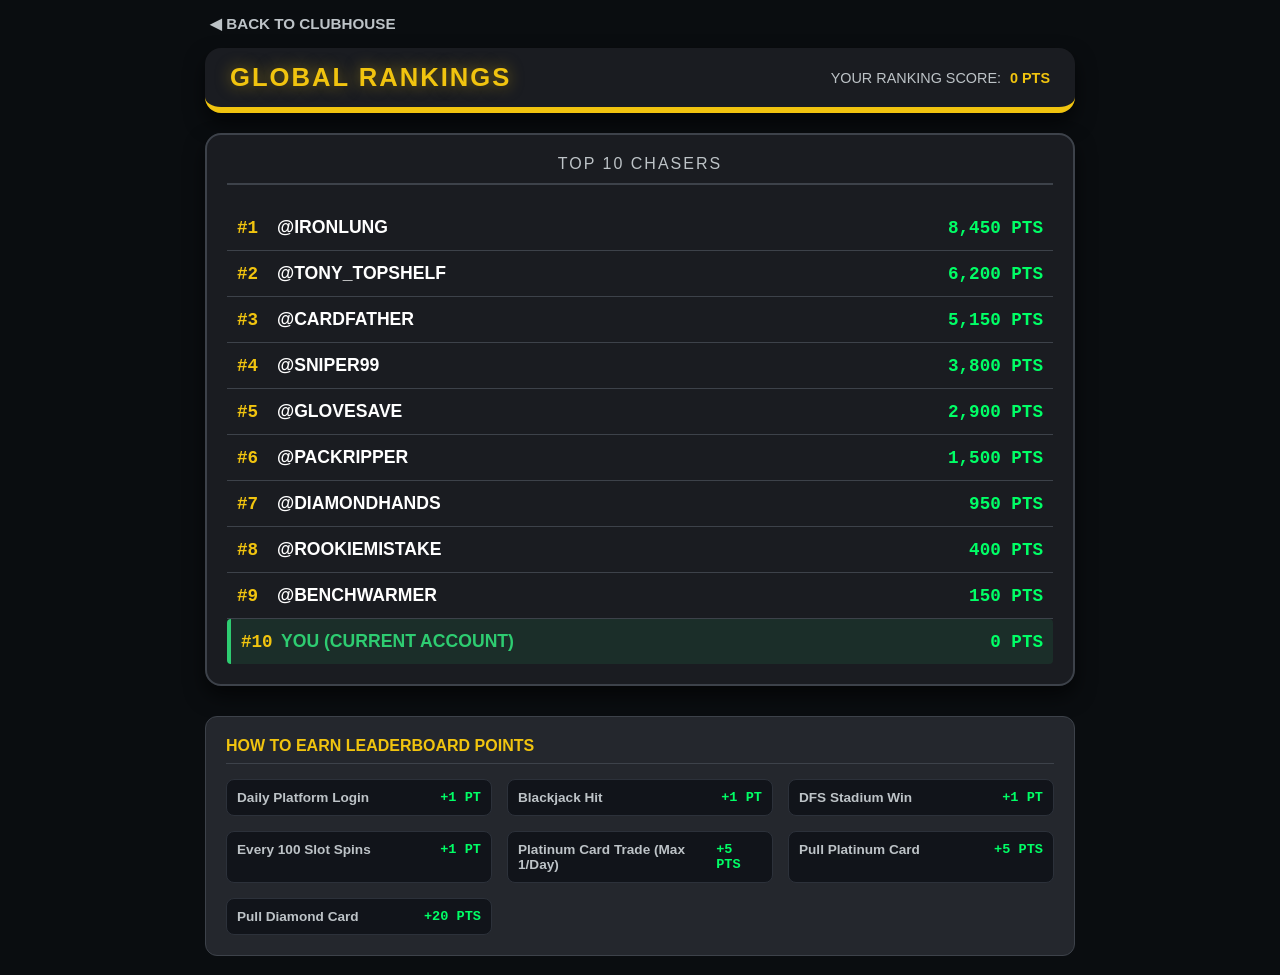
<file: leaderboard.html>
<!DOCTYPE html>
<html lang="en">
<head>
    <meta charset="UTF-8">
    <meta name="viewport" content="width=device-width, initial-scale=1.0, maximum-scale=1.0, user-scalable=no">
    <title>Global Leaderboard | Card Chaser's</title>
    
    <style>
        :root {
            --primary: #1A73E8;
            --brand-secondary: #2ECC71;
            --brand-danger: #E74C3C;
            --bg-dark: #0A0D10;
            --panel-dark: #1A1C21;
            --sub-panel-dark: #24272D;
            --border-subtle: #3D424A;
            --text-main: #FFFFFF;
            --text-sub: #BDC3C7;
            --glow: rgba(26, 115, 232, 0.4);
        }

        body, html {
            margin: 0; padding: 0; min-height: 100vh;
            background: var(--bg-dark); 
            font-family: 'Arial', sans-serif;
            color: var(--text-main); 
            box-sizing: border-box; overflow-x: hidden;
        }

        *, *:before, *:after { box-sizing: inherit; }

        .room-container { width: 100%; padding: 15px; box-sizing: border-box; margin: 0 auto; max-width: 900px; display: flex; flex-direction: column; gap: 20px;}

        /* EXIT BUTTON */
        .exit-btn { 
            align-self: flex-start; background: none; border: none; 
            color: var(--text-sub); font-weight: 900; font-size: 0.95rem; 
            cursor: pointer; padding: 0; margin-left: 5px; margin-bottom: -5px;
            text-transform: uppercase; transition: color 0.2s; font-family: 'Arial Black', sans-serif;
        }
        .exit-btn:hover { color: #fff; text-shadow: 0 0 8px rgba(255,255,255,0.5); }

        /* PAGE HEADER */
        .page-header {
            display: flex; justify-content: space-between; align-items: center;
            background: var(--panel-dark); padding: 15px 25px; border-radius: 16px;
            border-bottom: 6px solid #f1c40f; box-shadow: 0 10px 20px rgba(0,0,0,0.6);
            font-family: 'Arial Black', sans-serif; flex-wrap: wrap; gap: 10px;
        }
        .page-title { margin: 0; font-size: clamp(1.2rem, 4vw, 1.6rem); text-transform: uppercase; letter-spacing: 2px; text-shadow: 0 0 15px rgba(241, 196, 15, 0.5); color: #f1c40f; }
        
        .personal-stats { display: flex; gap: 15px; font-size: 0.9rem; color: var(--text-sub); }
        .personal-stats span { font-weight: 900; margin-left: 5px; }
        .stat-pts span { color: #f1c40f; }

        /* LEADERBOARD STYLING */
        .leaderboard-panel {
            background: #1A1C21; border: 2px solid #3D424A; border-radius: 16px;
            padding: 20px; width: 100%; box-shadow: 0 10px 20px rgba(0,0,0,0.6);
        }
        .lb-header {
            text-align: center; font-family: 'Arial Black', sans-serif; color: var(--text-sub);
            letter-spacing: 2px; margin-bottom: 20px; border-bottom: 2px solid var(--border-subtle);
            padding-bottom: 10px;
        }
        .lb-row {
            display: flex; justify-content: space-between; align-items: center;
            padding: 12px 10px; border-bottom: 1px solid #3D424A;
            font-family: monospace; font-size: clamp(0.9rem, 3vw, 1.1rem); transition: background 0.2s;
        }
        .lb-row:hover { background: rgba(255,255,255,0.05); }
        .lb-row:last-child { border-bottom: none; }
        .lb-rank { color: #f1c40f; font-weight: 900; width: 40px; }
        .lb-name { color: #fff; flex: 1; font-weight: bold; font-family: 'Arial', sans-serif; text-transform: uppercase; }
        .lb-score { color: #00ff66; font-weight: bold; text-align: right; }
        
        .player-row { background: rgba(46, 204, 113, 0.1); border-left: 4px solid #2ECC71; border-radius: 4px; }
        .player-row .lb-name { color: #2ECC71; }

        /* RULES PANEL */
        .rules-panel {
            background: var(--sub-panel-dark); border: 1px solid var(--border-subtle);
            border-radius: 12px; padding: 20px; margin-top: 10px;
        }
        .rules-title {
            color: #f1c40f; font-family: 'Arial Black', sans-serif; font-size: 1rem;
            margin-top: 0; margin-bottom: 15px; text-transform: uppercase; border-bottom: 1px solid var(--border-subtle); padding-bottom: 8px;
        }
        .rules-grid {
            display: grid; grid-template-columns: repeat(auto-fit, minmax(250px, 1fr)); gap: 15px;
        }
        .rule-item {
            display: flex; justify-content: space-between; font-size: 0.85rem;
            background: #11141A; padding: 10px; border-radius: 8px; border: 1px solid #2c313a;
        }
        .rule-desc { color: var(--text-sub); font-weight: bold; }
        .rule-val { color: #00ff66; font-family: monospace; font-weight: bold; }

    </style>
</head>
<body>

    <div class="room-container">
        
        <button class="exit-btn" onclick="window.location.href='game_room.html'">◀ Back to Clubhouse</button>

        <div class="page-header">
            <h1 class="page-title">GLOBAL RANKINGS</h1>
            <div class="personal-stats">
                <div class="stat-pts">YOUR RANKING SCORE: <span id="header-pts">0 PTS</span></div>
            </div>
        </div>

        <div class="leaderboard-panel">
            <div class="lb-header">TOP 10 CHASERS</div>
            <div id="lb-container">
                </div>
        </div>

        <div class="rules-panel">
            <h3 class="rules-title">HOW TO EARN LEADERBOARD POINTS</h3>
            <div class="rules-grid">
                <div class="rule-item"><span class="rule-desc">Daily Platform Login</span><span class="rule-val">+1 PT</span></div>
                <div class="rule-item"><span class="rule-desc">Blackjack Hit</span><span class="rule-val">+1 PT</span></div>
                <div class="rule-item"><span class="rule-desc">DFS Stadium Win</span><span class="rule-val">+1 PT</span></div>
                <div class="rule-item"><span class="rule-desc">Every 100 Slot Spins</span><span class="rule-val">+1 PT</span></div>
                <div class="rule-item"><span class="rule-desc">Platinum Card Trade (Max 1/Day)</span><span class="rule-val">+5 PTS</span></div>
                <div class="rule-item"><span class="rule-desc">Pull Platinum Card</span><span class="rule-val">+5 PTS</span></div>
                <div class="rule-item"><span class="rule-desc">Pull Diamond Card</span><span class="rule-val">+20 PTS</span></div>
            </div>
        </div>

    </div>

    <script>
        // 1. Gather the player's accumulated points
        let playerPoints = parseInt(localStorage.getItem('playerPoints')) || 0;
        document.getElementById('header-pts').innerText = playerPoints.toLocaleString() + " PTS";

        // 2. Rival AI Players
        const rivals = [
            { name: "@IronLung", score: 8450 },
            { name: "@Tony_TopShelf", score: 6200 },
            { name: "@CardFather", score: 5150 },
            { name: "@Sniper99", score: 3800 },
            { name: "@GloveSave", score: 2900 },
            { name: "@PackRipper", score: 1500 },
            { name: "@DiamondHands", score: 950 },
            { name: "@RookieMistake", score: 400 },
            { name: "@BenchWarmer", score: 150 }
        ];

        function renderLeaderboard() {
            let masterList = [...rivals];
            
            masterList.push({ 
                name: "YOU (CURRENT ACCOUNT)", 
                score: playerPoints,
                isPlayer: true 
            });

            masterList.sort((a, b) => b.score - a.score);
            let top10 = masterList.slice(0, 10);

            const container = document.getElementById('lb-container');
            container.innerHTML = '';

            top10.forEach((entry, index) => {
                let rowClass = entry.isPlayer ? "lb-row player-row" : "lb-row";
                container.innerHTML += `
                    <div class="${rowClass}">
                        <span class="lb-rank">#${index + 1}</span>
                        <span class="lb-name">${entry.name}</span>
                        <span class="lb-score">${entry.score.toLocaleString()} PTS</span>
                    </div>
                `;
            });
        }

        renderLeaderboard();

        /* =========================================================
        DEVELOPER MASTER PLAN: CHASER POINTS SYSTEM LOGIC 
        =========================================================
        Cash is for the economy. Points track the actual leaders.
        
        EARNING RULES TO BE INTEGRATED ACROSS PAGES:
        - DAILY LOGIN: 1 pt per day.
        - SLOTS: 1 pt for every 100 spins. (Needs counter in slots.js)
        - BLACKJACK: 1 pt for every Blackjack hit.
        - TRADING: 5 pts for a Platinum trade (MAX 1 PER DAY to prevent abuse. Store timestamp).
        - STADIUM: 1 pt for every Stadium 6v6 win.
        - PACK PULLS (Slots, Market, Blackjack Drops): 
            * Diamond Card = 20 pts
            * Platinum Card = 5 pts
            * Gold/Silver/Base = 0 pts
        =========================================================
        */
    </script>
</body>
</html>
</file>
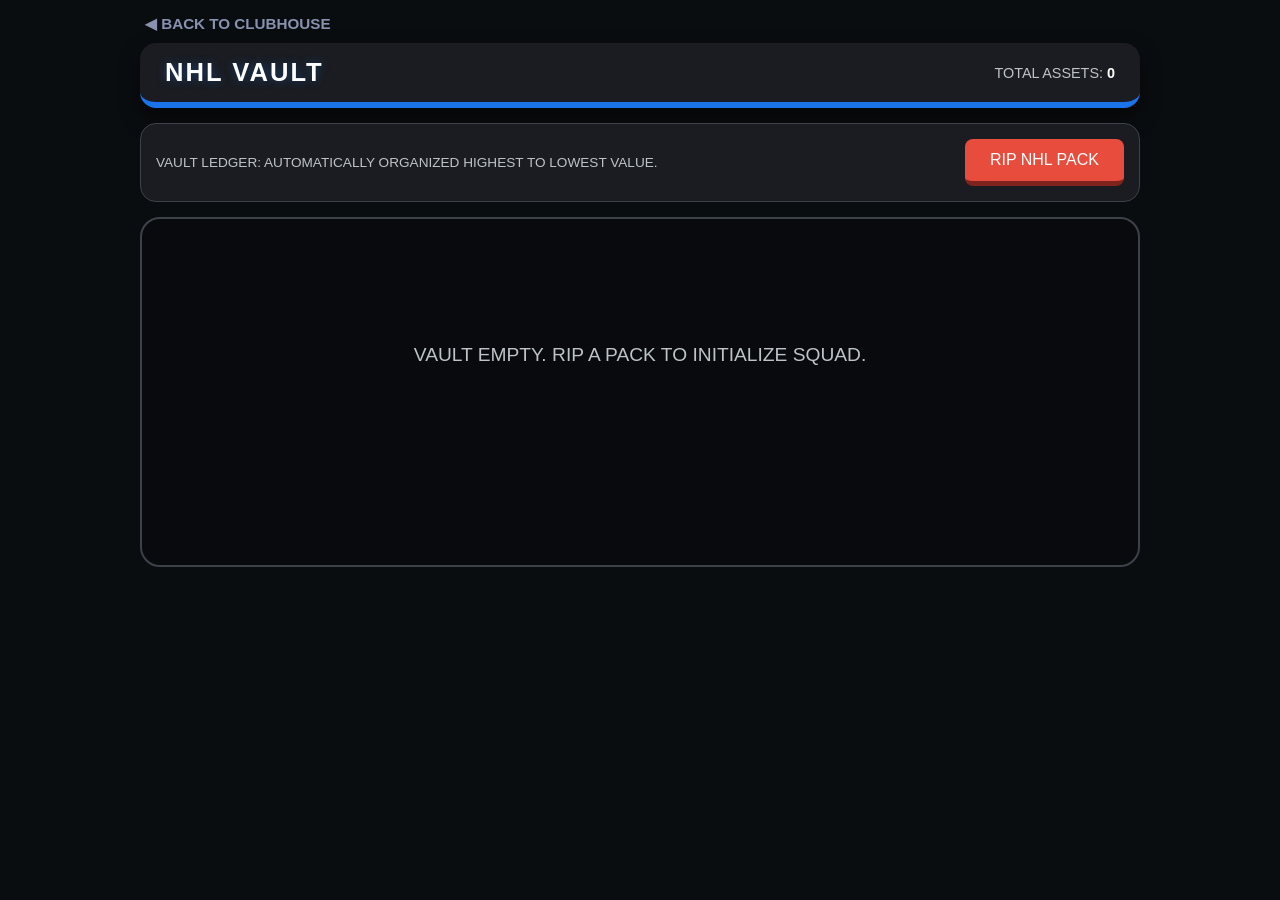
<file: locker_room.html>
<!DOCTYPE html>
<html lang="en">
<head>
    <meta charset="UTF-8">
    <meta name="viewport" content="width=device-width, initial-scale=1.0, maximum-scale=1.0, user-scalable=no">
    <title>The Locker Room | Card Chaser's</title>
   
    <!-- 1. LOAD THE MASTER DATABASE FIRST -->
    <script src="master_db.js"></script>

    <style>
        :root {
            --primary: #1A73E8;
            --glow: rgba(26, 115, 232, 0.4);
            --vault-bg: #0A0D10;
        }

        body, html {
            margin: 0; padding: 0; min-height: 100vh;
            background: var(--vault-bg); 
            font-family: 'Arial', sans-serif;
            color: #FFFFFF; 
            box-sizing: border-box; overflow-x: hidden;
        }

        *, *:before, *:after { box-sizing: inherit; }

        .room-container { width: 100%; padding: 15px; margin: 0 auto; }
        .vault-container { width: 100%; max-width: 1000px; margin: 0 auto; display: flex; flex-direction: column; gap: 15px; padding-bottom: 40px; }

        /* Top Controls */
        .exit-btn { align-self: flex-start; background: none; border: none; color: #8892b0; font-weight: 900; font-size: 0.95rem; cursor: pointer; padding: 0; margin-left: 5px; margin-bottom: -5px; text-transform: uppercase; font-family: 'Arial Black', sans-serif; }
        .exit-btn:hover { color: #FFFFFF; text-shadow: 0 0 8px rgba(255,255,255,0.5); }

        .vault-header { display: flex; justify-content: space-between; align-items: center; background: #1A1C21; padding: 15px 25px; border-radius: 16px; border-bottom: 6px solid var(--primary); box-shadow: 0 10px 20px rgba(0,0,0,0.6); font-family: 'Arial Black', sans-serif; }
        .vault-title { margin: 0; font-size: 1.6rem; text-transform: uppercase; letter-spacing: 2px; text-shadow: 0 0 10px var(--glow); }

        .utility-bar { background: #1A1C21; padding: 15px; border-radius: 16px; display: flex; justify-content: space-between; align-items: center; border: 1px solid #3D424A; font-family: 'Arial Black', sans-serif; }
        .pack-btn { background: #E74C3C; border: none; border-bottom: 5px solid #7f231c; padding: 12px 25px; border-radius: 8px; color: #fff; font-family: 'Arial Black', sans-serif; font-size: 1rem; cursor: pointer; text-transform: uppercase; }
        .pack-btn:active { transform: translateY(3px); border-bottom-width: 2px; }
        
        .send-btn { background: #2ECC71; border: none; border-radius: 8px; padding: 12px 25px; color: #000; font-family: 'Arial Black', sans-serif; font-size: 1rem; cursor: pointer; text-transform: uppercase; margin-top: 10px; width: 100%; max-width: 250px;}

        .pack-reveal-zone { background: #24272D; border: 3px solid #3D424A; border-radius: 20px; padding: 25px; display: none; flex-direction: column; align-items: center; gap: 20px; box-shadow: 0 20px 50px rgba(0,0,0,0.8); }
        .pack-cards-display { display: flex; gap: 15px; justify-content: center; flex-wrap: wrap; width: 100%; }

        .card-grid { display: grid; grid-template-columns: repeat(auto-fill, minmax(180px, 1fr)); gap: 20px; background: rgba(0,0,0,0.2); border: 2px solid #3D424A; border-radius: 20px; padding: 25px; min-height: 350px; }
        .empty-msg { grid-column: 1 / -1; text-align: center; color: #BDC3C7; font-size: 1.2rem; padding-top: 100px; font-family: 'Arial Black', sans-serif; }

        /* PREMIUM CARD DESIGN */
        .card-core { 
            background: #1c1c1e; 
            border-radius: 12px; 
            padding: 15px; 
            box-shadow: 0 10px 20px rgba(0, 0, 0, 0.5); 
            display: flex; 
            flex-direction: column; 
            align-items: center; 
            width: 100%; 
            max-width: 220px;
            box-sizing: border-box; 
            position: relative;
            margin: 0 auto;
        }

        .pos-badge { position: absolute; top: 12px; left: 12px; border: 1px solid #5a5a5e; border-radius: 4px; padding: 3px 6px; font-size: 0.75rem; font-weight: 900; color: #ffffff; font-family: 'Arial Black', sans-serif; }

        .art-box { background: #121213; width: 110px; height: 110px; border-radius: 10px; display: flex; justify-content: center; align-items: center; font-size: 3.5rem; margin-top: 25px; margin-bottom: 15px; }

       .card-title { 
    font-size: 1.1rem; /* Dropped slightly from 1.25 to fit better */
    font-weight: 900; 
    color: #FFFFFF; 
    margin-bottom: 4px; 
    text-align: center; 
    width: 100%; /* Keeps it inside the card */
    overflow-wrap: break-word; /* Forces long strings to wrap to a new line */
    word-break: break-word;
    line-height: 1.2;
}

        .card-descriptive-text { font-size: 0.7rem; color: #8e8e93; margin-bottom: 15px; text-align: center; text-transform: uppercase; letter-spacing: 0.5px; }
        
        .data-panel-core { background: #242426; border: 1px solid #3a3a3c; border-radius: 8px; padding: 10px; width: 100%; display: flex; flex-direction: column; align-items: center; box-sizing: border-box; }

        .data-title-gray { font-size: 0.6rem; color: #7a7a7e; text-transform: uppercase; font-weight: 600; margin-bottom: 4px; text-align: center; letter-spacing: 0.5px; }

        .data-detail-green { font-size: 0.9rem; color: #00ff00; font-weight: bold; text-align: center; }
    </style>
</head>
<body>
    
    <div class="room-container">
        <div class="vault-container">
            <button class="exit-btn" onclick="window.location.href='game_room.html'">◀ Back to Clubhouse</button>
            
            <div class="vault-header">
                <h1 class="vault-title" id="vault-title">THE LOCKER ROOM</h1>
                <div style="font-size: 0.9rem; color: #BDC3C7;">TOTAL ASSETS: <span id="total-count" style="color:#FFFFFF; font-weight:900;">0</span></div>
            </div>

            <div class="utility-bar">
                <div style="font-size:0.85rem; color:#BDC3C7;">VAULT LEDGER: AUTOMATICALLY ORGANIZED HIGHEST TO LOWEST VALUE.</div>
                <button class="pack-btn" id="pack-pull-btn" onclick="openBoosterPack()">🎁 RIP PACK</button>
            </div>

            <div class="pack-reveal-zone" id="reveal-zone">
                <div style="color: #2ECC71; font-size: 1.1rem; letter-spacing: 1px; font-weight: bold;">PACK PULL INTEL REVEALED:</div>
                <div class="pack-cards-display" id="reveal-cards-row"></div>
                <button class="send-btn" onclick="closePackScreen()">SEND TO VAULT</button>
            </div>

            <div class="card-grid" id="display-grid"></div>

        </div> 
    </div> 

    <script>
        // --- BRIDGE TO YOUR NEW MASTER DB ---
        // We filter directly from the static list now!
        const sportConfig = {
            nhl: { 
                key: 'nhl_inv', 
                title: 'NHL VAULT', 
                btnText: 'RIP NHL PACK', 
                icon: '🏒', 
                primary: '#1A73E8', 
                bg: '#0A0D10', 
                pool: window.masterCardDatabase.filter(card => card.sport === 'nhl')
            },
            mlb: { 
                key: 'mlb_inv', 
                title: 'MLB VAULT', 
                btnText: 'RIP MLB PACK', 
                icon: '⚾', 
                primary: '#E74C3C', 
                bg: '#100A0A', 
                pool: window.masterCardDatabase.filter(card => card.sport === 'mlb')
            },
            nba: { 
                key: 'nba_inv', 
                title: 'NBA VAULT', 
                btnText: 'RIP NBA PACK', 
                icon: '🏀', 
                primary: '#F39C12', 
                bg: '#1A1C21', 
                pool: window.masterCardDatabase.filter(card => card.sport === 'nba')
            },
            nfl: { 
                key: 'nfl_inv', 
                title: 'NFL VAULT', 
                btnText: 'RIP NFL PACK', 
                icon: '🏈', 
                primary: '#8E44AD', 
                bg: '#1A1C21', 
                pool: window.masterCardDatabase.filter(card => card.sport === 'nfl')
            }
        };

        let activeSport = localStorage.getItem('selectedSport') || 'nhl';
        
        const pricingMap = { "base": 50, "silver": 250, "gold": 1000, "platinum": 1500, "diamond": 2500 };
        const powerMap = { "base": "1x", "silver": "2x", "gold": "3x", "platinum": "6x", "diamond": "10x" };

        function initLocker() {
            const config = sportConfig[activeSport];
            document.documentElement.style.setProperty('--primary', config.primary);
            document.documentElement.style.setProperty('--vault-bg', config.bg);
            document.getElementById('vault-title').innerText = config.title;
            document.getElementById('pack-pull-btn').innerText = config.btnText;
            loadInventory();
        }

        function makeCardMarkup(card, icon) {
            let shortPos = card.pos ? card.pos : "UTIL"; 
            let bColor = card.tier === 'gold' ? '#f1c40f' : card.tier === 'silver' ? '#bdc3c7' : card.tier === 'platinum' ? '#e5e4e2' : card.tier === 'diamond' ? '#00ffff' : '#7f8c8d';
            let pwrString = card.power || powerMap[card.tier] || "1x";
            
            return `
                <div class="card-core" style="border: 2px solid ${bColor};">
                    <div class="pos-badge">${shortPos}</div>
                    <div class="art-box">${icon}</div>
                    
                    <!-- HIGH VISIBILITY AVATAR TITLE / ALIAS -->
                    <div class="card-title">${card.name}</div>
                    <div class="card-descriptive-text">LOCKER 88 ${card.tier.toUpperCase()}</div>
                    
                    <div class="data-panel-core">
                        <div class="data-title-gray">STAT DNA MATCH</div>
                        <!-- GREEN TRACKING INTEL MATCH REFERENCE FIELD -->
                        <div class="data-detail-green">${card.dna}</div>
                    </div>
                    
                    <div style="margin-top: 15px; font-size: 0.8rem; color: #fff; font-weight: bold;">⚡ ${pwrString} Power</div>
                </div>
            `;
        }

        function getSafeCardValue(card) {
            if (!card) return 0;
            if (card.value) return Number(card.value);
            if (card.tier) {
                let tierString = card.tier.toLowerCase();
                return pricingMap[tierString] || 0;
            }
            return 0;
        }

        function loadInventory() {
            const grid = document.getElementById('display-grid');
            grid.innerHTML = '';
            let currentInv = JSON.parse(localStorage.getItem(sportConfig[activeSport].key)) || [];
            
            // --- AUTOMATIC RETROACTIVE PATCH FOR OLD CARDS ---
            // Checks your Master DB to fix any old names instantly
            let needsSave = false;
            currentInv.forEach(card => {
                let masterCard = window.masterCardDatabase.find(c => c.name === card.dna);
                let correctAlias = masterCard ? masterCard.alias : card.name;
                if (card.name !== correctAlias) {
                    card.name = correctAlias;
                    needsSave = true;
                }
            });

            if (needsSave) {
                localStorage.setItem(sportConfig[activeSport].key, JSON.stringify(currentInv));
            }
            // --------------------------------------------------

            document.getElementById('total-count').innerText = currentInv.length;

            if (currentInv.length === 0) {
                grid.innerHTML = `<div class="empty-msg">VAULT EMPTY. RIP A PACK TO INITIALIZE SQUAD.</div>`;
                return;
            }

            currentInv.sort((a, b) => getSafeCardValue(b) - getSafeCardValue(a));

            currentInv.forEach(card => {
                grid.innerHTML += makeCardMarkup(card, sportConfig[activeSport].icon);
            });
        }

        function openBoosterPack() {
            const config = sportConfig[activeSport];
            let currentInv = JSON.parse(localStorage.getItem(config.key)) || [];
            let revealRow = document.getElementById('reveal-cards-row');
            revealRow.innerHTML = '';
            let freshlyPulled = [];

            for (let i = 0; i < 5; i++) {
                // Pull a random card object straight out of the Master DB!
                let template = config.pool[Math.floor(Math.random() * config.pool.length)];
                
                let roll = Math.random();
                let tier = 'base';

                if (roll > 0.96) tier = 'diamond';
                else if (roll > 0.85) tier = 'platinum';
                else if (roll > 0.65) tier = 'gold';
                else if (roll > 0.35) tier = 'silver';

                let newCard = {
                    id: "c_" + Date.now() + "_" + Math.random(),
                    name: template.alias,   // Pulls the static alias (e.g., Shohei_Ohtani_Legend)
                    dna: template.name,     // Pulls the real athlete name for DNA tracking
                    pos: template.pos,
                    tier: tier,
                    value: pricingMap[tier],
                    power: powerMap[tier]
                };
                
                freshlyPulled.push(newCard);
                currentInv.push(newCard);
            }

            localStorage.setItem(config.key, JSON.stringify(currentInv));
            
            freshlyPulled.sort((a, b) => getSafeCardValue(b) - getSafeCardValue(a));
            freshlyPulled.forEach(card => revealRow.innerHTML += makeCardMarkup(card, config.icon));
            
            document.getElementById('reveal-zone').style.display = 'flex';
            loadInventory();
        }

        function closePackScreen() { 
            document.getElementById('reveal-zone').style.display = 'none'; 
        }

        initLocker();
    </script>
</body>
</html>
</file>
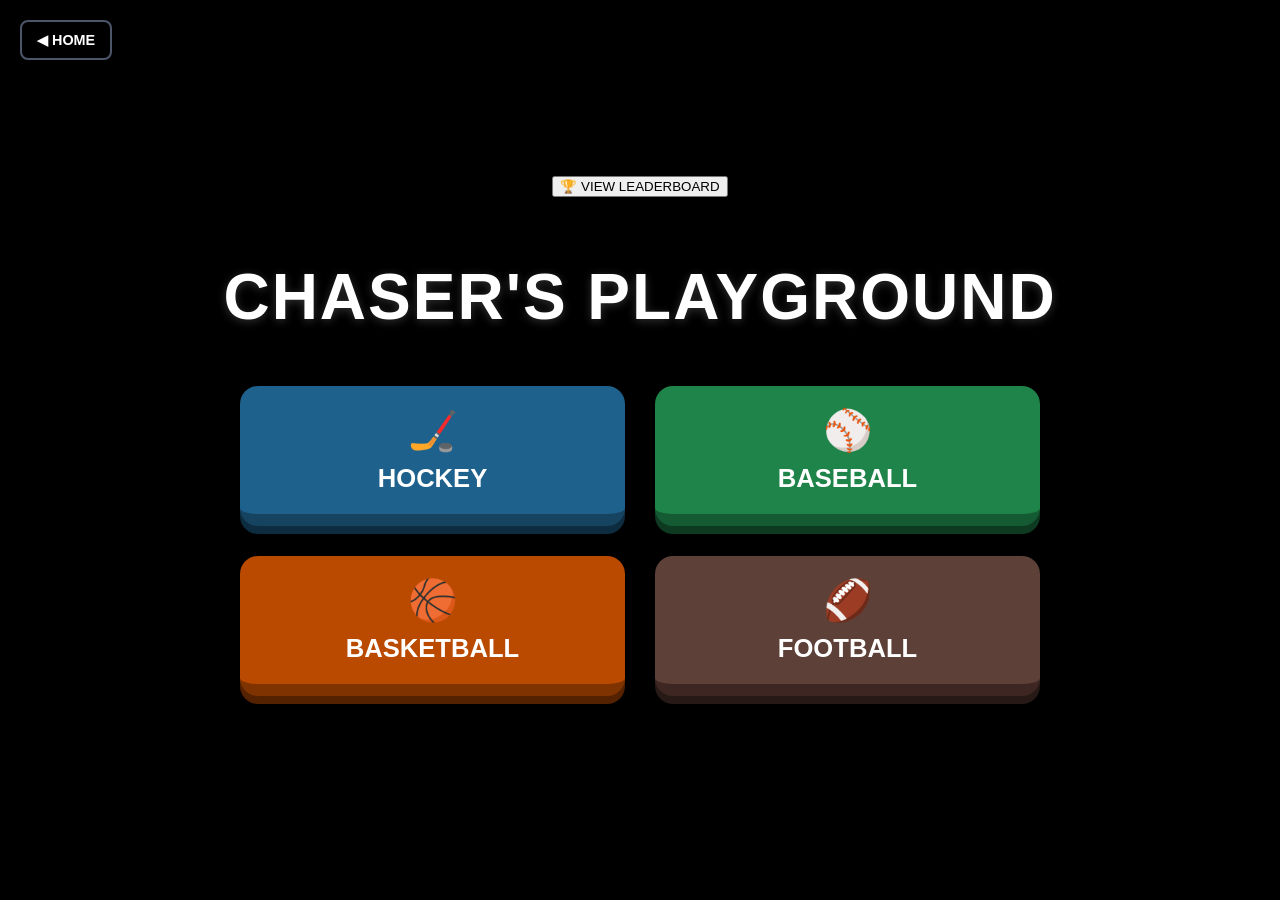
<file: playground.html>
<!DOCTYPE html>
<html lang="en">
<head>
    <meta charset="UTF-8">
    <meta name="viewport" content="width=device-width, initial-scale=1.0">
    <title>Chaser's Playground</title>
    
    <meta name="viewport" content="width=device-width, initial-scale=1.0, maximum-scale=1.0, user-scalable=no">
    <style>
        body, html { margin: 0; padding: 0; height: 100%; background-color: #000; font-family: 'Arial Black', sans-serif; display: flex; flex-direction: column; align-items: center; justify-content: center; }
        .banner-text { font-size: clamp(1.8rem, 6vw, 4rem); font-weight: 900; color: #ffffff; text-transform: uppercase; letter-spacing: 2px; margin-bottom: 40px; text-shadow: 0 2px 10px rgba(255,255,255,0.2); }
        .games-grid { display: grid; grid-template-columns: repeat(2, 1fr); gap: 30px; max-width: 800px; width: 100%; padding: 20px; }
        .sport-btn { width: 100%; height: 140px; cursor: pointer; outline: none; border: none; font-family: 'Arial Black', sans-serif; font-size: 1.6rem; font-weight: 900; color: #ffffff; border-radius: 18px; display: flex; flex-direction: column; align-items: center; justify-content: center; gap: 10px; transform: translateY(-8px); transition: all 0.1s ease; }
        .btn-hockey { background: #1f618d; border-bottom: 12px solid #154360; box-shadow: 0 8px 0 #0e2c3f; }
        .btn-baseball { background: #1e8449; border-bottom: 12px solid #145a32; box-shadow: 0 8px 0 #0d3a20; }
        .btn-basketball { background: #ba4a00; border-bottom: 12px solid #7e3300; box-shadow: 0 8px 0 #542200; }
        .btn-football { background: #5d4037; border-bottom: 12px solid #3e2723; box-shadow: 0 8px 0 #271916; }
        .sport-btn:hover { transform: translateY(-10px); }
        .sport-btn:active { transform: translateY(4px); border-bottom-width: 2px; }
        .sport-icon { font-size: 2.5rem; }
        @media (max-width: 600px) { .games-grid { grid-template-columns: 1fr; max-width: 340px; } .sport-btn { height: 90px; flex-direction: row; font-size: 1.3rem; } }
        .exit-link { position: absolute; top: 20px; left: 20px; background: #000; border: 2px solid #4c566a; color: #fff; padding: 10px 15px; border-radius: 8px; cursor: pointer; font-weight: 900; font-size: 0.9rem; text-transform: uppercase; z-index: 1000; transition: all 0.2s; }
        .exit-link:hover { border-color: #d8dee9; color: #ff9f43; transform: translateY(-2px); }

.room-container {
    width: 100%;       /* Full width by default */
    padding: 10px;
    box-sizing: border-box;
    overflow-y: auto;
    margin: 0 auto;
}

/* Only trigger the phone-style layout when the screen is narrow */
@media (max-width: 600px) {
    .room-container {
        max-width: 600px; /* Force the 600px limit ONLY on phones */
    }
}
    </style>
</head>
<body>

    <button onclick="window.location.href='leaderboard.html'">🏆 VIEW LEADERBOARD</button>
    <div class="room-container"></div>

    <button class="exit-link" onclick="window.location.href='index.html'">◀ Home</button>
    <h1 class="banner-text">CHASER'S PLAYGROUND</h1>
    <div class="games-grid">
        <button class="sport-btn btn-hockey" onclick="selectSport('nhl')"><span class="sport-icon">🏒</span>HOCKEY</button>
        <button class="sport-btn btn-baseball" onclick="selectSport('mlb')"><span class="sport-icon">⚾</span>BASEBALL</button>
        <button class="sport-btn btn-basketball" onclick="selectSport('nba')"><span class="sport-icon">🏀</span>BASKETBALL</button>
        <button class="sport-btn btn-football" onclick="selectSport('nfl')"><span class="sport-icon">🏈</span>FOOTBALL</button>
    </div>
    <script>
        function selectSport(sportKey) { localStorage.setItem('selectedSport', sportKey); window.location.href = 'game_room.html'; }
    </script>
</body>
</html>
</file>
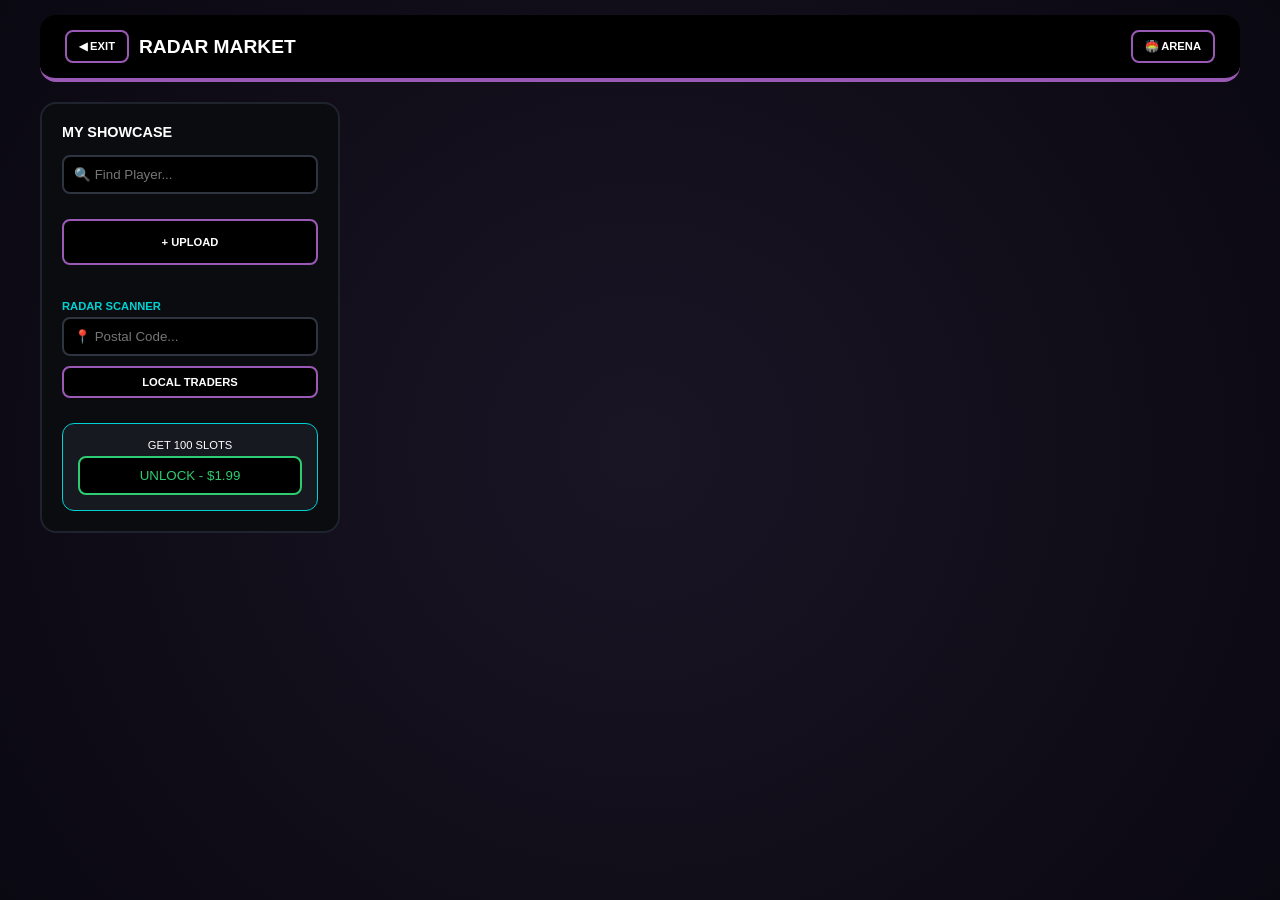
<file: radar_market.html>
<!DOCTYPE html>
<html lang="en">
<head>
    <meta charset="UTF-8">
    <meta name="viewport" content="width=device-width, initial-scale=1.0, maximum-scale=1.0, user-scalable=no">
    <title>Radar Market | Card Chaser's</title>
    
    <style>
        :root {
            --primary: #9b59b6; 
            --room-bg: radial-gradient(circle at center, #1a1525 0%, #0a0811 100%);
            --glow: rgba(155, 89, 182, 0.4); 
            --radar: #00d2d3;
        }

        body, html { 
            margin: 0; padding: 0; min-height: 100vh; 
            background: var(--room-bg); font-family: 'Arial Black', sans-serif; 
            color: #fff; overflow-x: hidden; box-sizing: border-box; display: block; 
        }
        *, *:before, *:after { box-sizing: inherit; }

        .room-container {
            width: 100%; 
            padding: 15px;
            box-sizing: border-box;
            margin: 0 auto;
        }

        .market-container { 
            width: 100%; 
            max-width: 1200px; 
            display: flex; 
            flex-direction: column; 
            margin: 0 auto;
            gap: 10px; 
            padding-bottom: 40px; 
        }
        
        .header-panel { display: flex; justify-content: space-between; align-items: center; flex-wrap: wrap; gap: 15px; width: 100%; background: #000; padding: 15px 25px; border-radius: 16px; border-bottom: 4px solid var(--primary); box-sizing: border-box;}
        .ui-btn { background: #000; border: 2px solid var(--primary); color: #fff; padding: 8px 12px; border-radius: 8px; cursor: pointer; font-weight: 900; font-size: 0.7rem; text-transform: uppercase; }
        .ui-btn:hover { border-color: #fff; color: var(--primary); }

        .market-layout { 
            display: grid; 
            grid-template-columns: 300px 1fr; 
            gap: 20px; 
            width: 100%; 
            margin-top: 10px; 
            align-items: start; 
        }
        
        .dashboard-panel { background: #0b0c10; border-radius: 16px; padding: 20px; border: 2px solid #1f232d; display: flex; flex-direction: column; gap: 15px; }
        .search-input { width: 100%; background: #000; border: 2px solid #2e3440; color: #fff; padding: 10px; border-radius: 8px; margin-bottom: 10px; box-sizing: border-box; }
        
        .premium-upgrade { background: #161920; padding: 15px; border-radius: 12px; text-align: center; border: 1px solid var(--radar); margin-top: 10px; }
        .btn-real-money { background: #000; color: #2ecc71; border: 2px solid #2ecc71; padding: 10px; width: 100%; border-radius: 8px; font-family: 'Arial Black', sans-serif; cursor: pointer; }

        #showcase-grid { 
            display: grid; 
            grid-template-columns: repeat(auto-fill, minmax(120px, 1fr)); 
            gap: 20px; 
            justify-items: center; 
        }

        .card-wrapper { display: flex; flex-direction: column; align-items: center; width: 120px; cursor: pointer; }
        .card-perspective { width: 120px; height: 160px; perspective: 1000px; }
        .card-inner { position: relative; width: 100%; height: 100%; text-align: center; transition: transform 0.6s; transform-style: preserve-3d; }
        
        .card-perspective.has-back:hover .card-inner { transform: rotateY(180deg); }
        
        .card-front, .card-back { position: absolute; width: 100%; height: 100%; backface-visibility: hidden; border-radius: 8px; border: 1px solid #4c566a; display: flex; flex-direction: column; align-items: center; justify-content: center; overflow:hidden;}
        .card-front { background: #11141a; }
        .card-back { background: #2e3440; transform: rotateY(180deg); font-size: 0.5rem; padding: 5px; text-align: left; }
        .card-label { font-size: 0.7rem; margin-top: 8px; text-transform: uppercase; color: #fff; text-align: center; }

        .modal-overlay { position: fixed; top: 0; left: 0; width: 100vw; height: 100vh; background: rgba(0,0,0,0.95); z-index: 5000; display: none; align-items: center; justify-content: center; flex-direction: column; overflow-y: auto; padding: 20px 0; box-sizing: border-box; }
        .meta-form { background: #0b0c10; border: 2px solid var(--primary); padding: 20px; border-radius: 16px; width: 90vw; max-width: 320px; }
        .form-input { width: 100%; background: #1a1c23; border: 1px solid #4c566a; color: #fff; padding: 8px; margin: 5px 0; border-radius: 6px; box-sizing: border-box; }
        
        .fixed-back-btn {
            position: fixed; top: 15px; left: 15px;
            background: #E74C3C; color: #fff; border: 2px solid #c0392b;
            padding: 10px 20px; border-radius: 8px; font-weight: 900;
            font-family: 'Arial Black', sans-serif; cursor: pointer;
            z-index: 6000; box-shadow: 0 4px 10px rgba(0,0,0,0.6);
        }
        .fixed-back-btn:active { transform: translateY(2px); }

        .modal-content { display: flex; flex-direction: column; align-items: center; max-width: 95vw; width: 100%; margin: auto; padding-top: 50px;}
        .modal-images-holder { display: flex; gap: 20px; justify-content: center; align-items: center; flex-wrap: wrap; margin-bottom: 20px; width: 100%; }
        
        /* 15% LARGER SCANNER BOX */
        .inspector-card-frame {
            width: 95vw; 
            max-width: 420px; 
            height: 60vh;
            border-radius: 12px;
            border: 4px solid #fff;
            box-shadow: 0 0 20px rgba(255,255,255,0.2);
            overflow: hidden; 
            background: #11141a;
            cursor: move; 
            position: relative;
        }
        
        .inspector-card-frame img {
            width: 100%; height: 100%;
            object-fit: contain; 
            transition: transform 0.1s ease-out; 
            pointer-events: none; 
        }

        .modal-info-box { width: 100%; max-width: 780px; font-size: 1.1rem; background: #0b0c10; border: 2px solid var(--primary); padding: 20px; border-radius: 12px; text-align: center; box-sizing: border-box; }

        @media (max-width: 768px) {
            .market-layout { grid-template-columns: 1fr; }
            .header-panel { justify-content: center; }
        }
    </style>
</head>
<body>

    <div class="modal-overlay" id="upload-form-modal">
        <div class="meta-form">
            <h3 style="margin-top:0; color:var(--primary);">ADD TO SHOWCASE</h3>
            <input type="text" id="p-name" class="form-input" placeholder="Player Name">
            <input type="number" id="p-year" class="form-input" placeholder="Year">
            <input type="text" id="p-num" class="form-input" placeholder="Card #">
            <select id="p-cond" class="form-input">
                <option value="Mint">Mint</option>
                <option value="Near Mint">Near Mint</option>
                <option value="Good">Good</option>
            </select>
            <div style="font-size:0.7rem; color:#8892b0; margin-top:10px;">FRONT IMAGE:</div>
            <input type="file" id="p-front-file" class="form-input" accept="image/*">
            <div style="font-size:0.7rem; color:#8892b0; margin-top:10px;">BACK IMAGE (Optional):</div>
            <input type="file" id="p-back-file" class="form-input" accept="image/*">
            
            <button class="ui-btn" style="width:100%; margin-top:15px; padding:10px;" onclick="processUpload()">CONFIRM UPLOAD</button>
            <button class="ui-btn" style="width:100%; margin-top:5px; padding:10px; background:#1a1c23; border-color:#4c566a;" onclick="document.getElementById('upload-form-modal').style.display='none'">CANCEL</button>
        </div>
    </div>

    <div class="modal-overlay" id="high-res-modal" onclick="closeInspector()">
        <button class="fixed-back-btn" onclick="closeInspector()">◀ BACK</button>
        <div class="modal-content" onclick="event.stopPropagation()">
            <div class="modal-images-holder" id="modal-images-container"></div>
            <div class="modal-info-box" id="modal-info"></div>
        </div>
    </div>

    <div class="room-container">
        <div class="market-container">
            
            <div class="header-panel">
                <div style="display:flex; align-items:center; gap:10px;">
                    <button class="ui-btn" onclick="window.location.href='game_room.html'">◀ Exit</button>
                    <h1 style="margin:0; font-size:1.2rem;">RADAR MARKET</h1>
                </div>
                <button class="ui-btn" onclick="window.location.href='playground.html'">🏟️ Arena</button>
            </div>

            <div class="market-layout">
                <div class="dashboard-panel">
                    <h2 style="font-size: 0.9rem; margin:0;">MY SHOWCASE</h2>
                    <input type="text" class="search-input" id="player-search" placeholder="🔍 Find Player..." onkeyup="filterCards()">
                    <button class="ui-btn" style="width:100%; padding:15px;" onclick="document.getElementById('upload-form-modal').style.display='flex'">+ UPLOAD</button>
                    
                    <div style="margin-top: 20px;">
                        <h3 style="font-size: 0.7rem; color: var(--radar); margin: 0 0 5px 0;">RADAR SCANNER</h3>
                        <input type="text" class="search-input" id="zip-search" placeholder="📍 Postal Code...">
                        <button class="ui-btn" style="width:100%;" onclick="updateRadar()">LOCAL TRADERS</button>
                    </div>

                    <div class="premium-upgrade">
                        <div style="font-size:0.7rem; margin-bottom:5px;">GET 100 SLOTS</div>
                        <button class="btn-real-money" onclick="alert('Redirecting...')">UNLOCK - $1.99</button>
                    </div>
                </div>

                <div id="showcase-grid"></div>
            </div>

        </div> 
    </div> 

    <script>
        const SHOWCASE_KEY = 'radar_market_showcase';
        let showcaseCards = [];

        function loadSavedCards() {
            showcaseCards = JSON.parse(localStorage.getItem(SHOWCASE_KEY)) || [];
            showcaseCards.forEach((card, index) => renderCardToGrid(card, index));
        }

        function saveToLocal() {
            try {
                localStorage.setItem(SHOWCASE_KEY, JSON.stringify(showcaseCards));
            } catch (e) {
                alert("Storage limit reached! This card will show for this session, but couldn't be saved permanently. Try uploading a smaller file.");
            }
        }

        function readAndCompressImage(file) {
            return new Promise((resolve) => {
                const reader = new FileReader();
                reader.onload = function(event) {
                    const img = new Image();
                    img.onload = function() {
                        const canvas = document.createElement('canvas');
                        const MAX_WIDTH = 800; 
                        let scaleSize = 1;
                        if (img.width > MAX_WIDTH) {
                            scaleSize = MAX_WIDTH / img.width;
                        }
                        
                        canvas.width = img.width * scaleSize;
                        canvas.height = img.height * scaleSize;
                        
                        const ctx = canvas.getContext('2d');
                        ctx.drawImage(img, 0, 0, canvas.width, canvas.height);
                        
                        resolve(canvas.toDataURL('image/jpeg', 0.7));
                    }
                    img.src = event.target.result;
                }
                reader.readAsDataURL(file);
            });
        }

        // --- SCANNER LOGIC FOR MOVEMENT TRACKING ---
        function startScanner(event, element) {
            const img = element.querySelector('img');
            img.style.transform = 'scale(3.0)';
            
            let clientX, clientY;
            if (event.touches && event.touches.length > 0) {
                clientX = event.touches[0].clientX;
                clientY = event.touches[0].clientY;
            } else {
                clientX = event.clientX;
                clientY = event.clientY;
            }
            
            const rect = element.getBoundingClientRect();
            const xPercent = ((clientX - rect.left) / rect.width) * 100;
            const yPercent = ((clientY - rect.top) / rect.height) * 100;
            
            img.style.transformOrigin = `${xPercent}% ${yPercent}%`;
        }

        function stopScanner(element) {
            const img = element.querySelector('img');
            img.style.transform = 'scale(1)';
        }

        function closeInspector() {
            document.getElementById('high-res-modal').style.display = 'none';
            document.querySelectorAll('.inspector-card-frame img').forEach(img => img.style.transform = 'scale(1)');
        }

        async function processUpload() {
            const name = document.getElementById('p-name').value;
            const year = document.getElementById('p-year').value;
            const num = document.getElementById('p-num').value;
            const cond = document.getElementById('p-cond').value;
            const frontFile = document.getElementById('p-front-file').files[0];
            const backFile = document.getElementById('p-back-file').files[0];

            if(!frontFile || !name) { alert("Please select a front image and enter player name."); return; }

            const frontSrc = await readAndCompressImage(frontFile);
            const backSrc = backFile ? await readAndCompressImage(backFile) : null;

            const newCard = { frontSrc, backSrc, name, year, num, cond };
            showcaseCards.push(newCard);
            const newIndex = showcaseCards.length - 1;

            saveToLocal();
            renderCardToGrid(newCard, newIndex);

            document.getElementById('p-name').value = '';
            document.getElementById('p-year').value = '';
            document.getElementById('p-num').value = '';
            document.getElementById('p-cond').value = 'Mint';
            document.getElementById('p-front-file').value = '';
            document.getElementById('p-back-file').value = '';
            document.getElementById('upload-form-modal').style.display = 'none';
        }

        function renderCardToGrid(card, index) {
            const grid = document.getElementById('showcase-grid');
            const cardWrap = document.createElement('div');
            cardWrap.className = 'card-wrapper';
            cardWrap.dataset.name = card.name.toLowerCase();

            cardWrap.innerHTML = `
                <div class="card-perspective ${card.backSrc ? 'has-back' : ''}" onclick="showHighRes(${index})">
                    <div class="card-inner">
                        <div class="card-front">
                            <img src="${card.frontSrc}" style="width:100%; height:100%; object-fit:cover;">
                        </div>
                        ${card.backSrc ? `
                        <div class="card-back">
                            <img src="${card.backSrc}" style="width:100%; height:100%; object-fit:cover;">
                        </div>` : `
                        <div class="card-back">
                            <div style="padding:10px; font-size:0.6rem; text-align:center;">
                                <strong>${card.name}</strong><br><br>${card.year}<br>#${card.num}<br>${card.cond}
                            </div>
                        </div>`}
                    </div>
                </div>
                <div class="card-label">${card.name}</div>
            `;
            grid.appendChild(cardWrap);
        }

        function showHighRes(index) {
            const card = showcaseCards[index];
            const imgContainer = document.getElementById('modal-images-container');
            
            // Dynamic generation with event listeners for mouse and touch
            let imagesHtml = `
                <div class="inspector-card-frame" 
                     onmousemove="startScanner(event, this)" 
                     ontouchmove="startScanner(event, this)"
                     onmouseleave="stopScanner(this)" 
                     ontouchend="stopScanner(this)">
                     <img src="${card.frontSrc}">
                </div>`;
                
            if (card.backSrc) {
                imagesHtml += `
                <div class="inspector-card-frame" 
                     onmousemove="startScanner(event, this)" 
                     ontouchmove="startScanner(event, this)"
                     onmouseleave="stopScanner(this)"
                     ontouchend="stopScanner(this)">
                     <img src="${card.backSrc}">
                </div>`;
            }
            imgContainer.innerHTML = imagesHtml;

            document.getElementById('modal-info').innerHTML = `
                <h2 style="margin: 0 0 10px 0; color: var(--primary); font-size:1.4rem;">${card.name}</h2>
                <div style="display:flex; justify-content:space-around; font-size:0.9rem; border-top:1px solid #1f232d; padding-top:10px;">
                    <span><strong>YEAR:</strong> ${card.year}</span>
                    <span><strong>CARD #:</strong> ${card.num}</span>
                    <span><strong>CONDITION:</strong> ${card.cond}</span>
                </div>
            `;
            
            document.getElementById('high-res-modal').style.display = 'flex';
        }

        function filterCards() {
            let val = document.getElementById('player-search').value.toLowerCase();
            document.querySelectorAll('.card-wrapper').forEach(c => {
                c.style.display = c.dataset.name.includes(val) ? '' : 'none';
            });
        }

        function updateRadar() { alert("Scanning local area..."); }

        window.onload = loadSavedCards;

    </script>
</body>
</html>
</file>
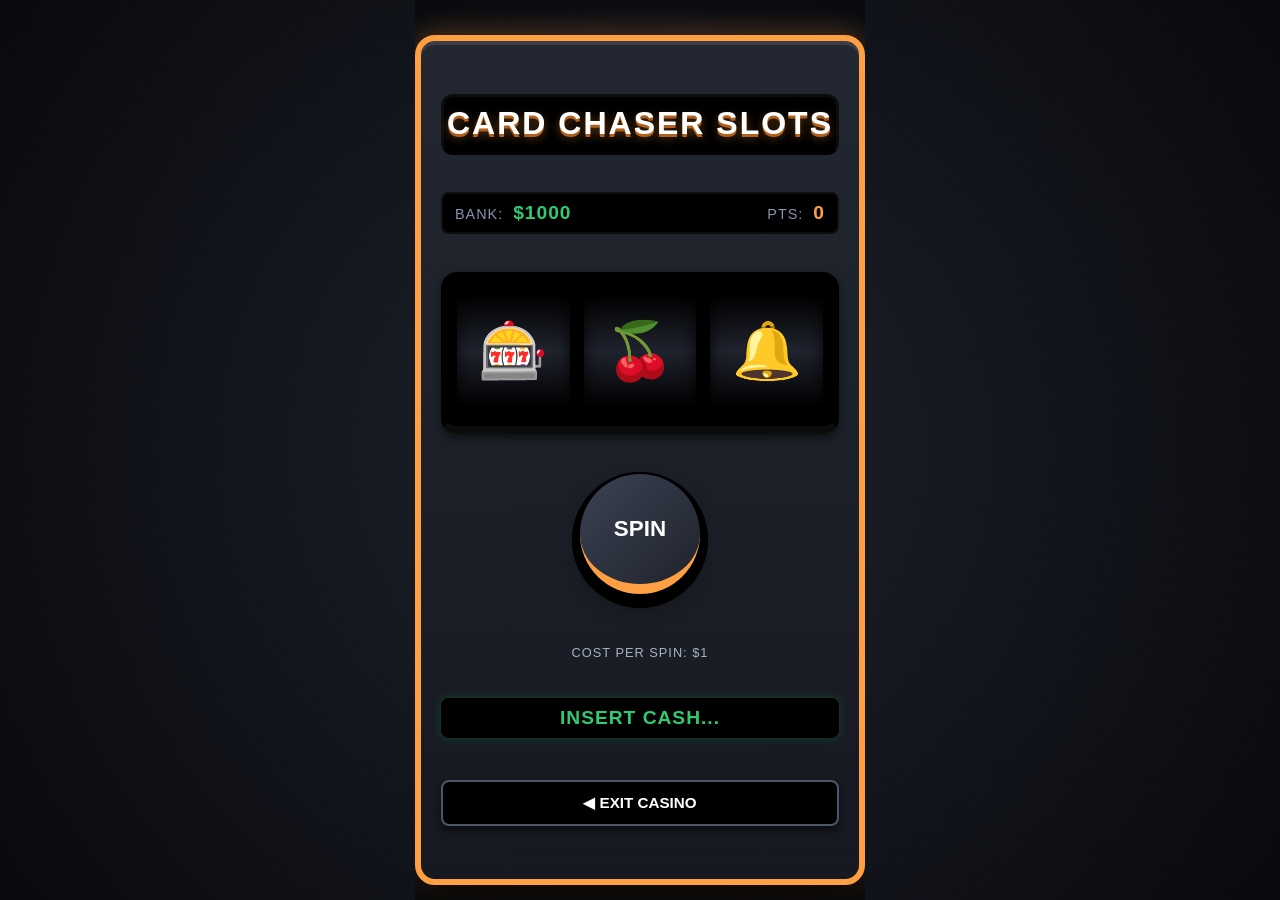
<file: slots.html>
<!DOCTYPE html>
<html lang="en">
<head>
    <meta charset="UTF-8">
    <meta name="viewport" content="width=device-width, initial-scale=1.0, maximum-scale=1.0, user-scalable=no">
    <title>Arena Slots | Card Chaser's</title>
    <script src="master_db.js"></script>
    
    <style>
        :root {
            --primary: #ff9f43;
            --primary-dark: #b1601a;
            --glow: rgba(255, 159, 67, 0.4);
            --cabinet-bg: linear-gradient(to bottom, #232731, #161920);
            --border-style: solid;
        }

        /* Fully responsive body locking to viewport */
        body, html {
            margin: 0; padding: 0; height: 100vh;
            background: radial-gradient(circle at center, #1e222b 0%, #090a0f 100%);
            font-family: 'Arial Black', -apple-system, sans-serif;
            display: flex; flex-direction: column; align-items: center; justify-content: center;
            color: #fff; box-sizing: border-box; overflow: hidden;
        }
        *, *:before, *:after { box-sizing: inherit; }

        .room-container {
            width: 100%;        
            padding: 10px;
            box-sizing: border-box;
            overflow-y: auto;
            margin: 0 auto;
        }

        @media (max-width: 600px) {
            .room-container { max-width: 600px; }
        }

        /* Cabinet with scaling heights */
        .slot-cabinet {
            background: var(--cabinet-bg);
            border: 6px var(--border-style) var(--primary);
            border-radius: 20px; padding: 15px 20px; width: 95vw; max-width: 450px;
            height: 96vh; max-height: 850px;
            box-shadow: 0 20px 40px rgba(0,0,0,0.9), 0 0 30px var(--glow), inset 0 4px 0 rgba(255,255,255,0.1);
            display: flex; flex-direction: column; align-items: center; justify-content: space-evenly;
            position: relative; z-index: 1;
        }

        /* Clickable Marquee for Audio Easter Egg */
        .glass-marquee {
            width: 100%; background: #000; border: 3px solid rgba(255,255,255,0.05);
            border-bottom: 5px solid #000; border-radius: 12px; padding: 8px 0;
            text-align: center; box-shadow: inset 0 0 20px rgba(0,0,0,1);
            cursor: pointer; transition: transform 0.1s ease;
        }
        .glass-marquee:active { transform: scale(0.98); }
        .marquee-title {
            margin: 0; font-size: clamp(1.5rem, 5vh, 2rem); color: #fff; text-transform: uppercase; letter-spacing: 2px;
            text-shadow: 0 1px 0 var(--primary-dark), 0 3px 0 var(--primary-dark), 0 4px 10px var(--glow);
        }

        .wallet-panel {
            display: flex; justify-content: space-between; width: 100%;
            background: #000; padding: 8px 12px; border-radius: 8px;
            border: 2px solid rgba(255,255,255,0.05); 
        }
        .wallet-stat { font-size: clamp(0.7rem, 2vh, 0.9rem); color: #8892b0; letter-spacing: 1px; }
        .wallet-stat span { font-size: clamp(1rem, 2.5vh, 1.2rem); font-weight: 900; margin-left: 5px; }
        #cash-display { color: #2ecc71; }
        #pts-display { color: var(--primary); }

        .reels-casing {
            background: #000; border: 4px solid rgba(0,0,0,0.4);
            border-bottom: 8px solid rgba(255,255,255,0.05); border-radius: 16px;
            padding: 15px 10px; display: flex; gap: 10px; width: 100%;
            box-shadow: inset 0 15px 25px rgba(0,0,0,1), 0 5px 10px rgba(0,0,0,0.5); 
        }

        .reel-window {
            flex: 1; height: clamp(80px, 15vh, 120px); background: linear-gradient(to bottom, #000 0%, #1f232d 50%, #000 100%);
            border: 2px solid #000; border-radius: 10px; display: flex; align-items: center; justify-content: center;
            font-size: clamp(2.5rem, 8vh, 3.5rem); box-shadow: inset 0 0 15px rgba(0,0,0,0.9);
        }

        .spinning-fast { animation: reelBlur 0.1s infinite linear; }
        @keyframes reelBlur {
            0% { transform: translateY(-10px) scaleY(1.2); filter: blur(3px); }
            50% { transform: translateY(10px) scaleY(1.2); filter: blur(3px); }
            100% { transform: translateY(-10px) scaleY(1.2); filter: blur(3px); }
        }

        .btn-chassis { background: #000; padding: 8px; border-radius: 50%; box-shadow: inset 0 8px 16px rgba(0,0,0,1); }
        
        .spin-btn {
            width: clamp(90px, 16vh, 120px); height: clamp(90px, 16vh, 120px); border-radius: 50%; border: none; outline: none; cursor: pointer;
            font-family: 'Arial Black', sans-serif; font-size: clamp(1rem, 3vh, 1.4rem); font-weight: 900; color: #fff;
            background: linear-gradient(135deg, #3b4252, #1f232d); border-bottom: 10px solid var(--primary);
            transform: translateY(-6px); transition: all 0.05s ease; box-shadow: 0 10px 20px rgba(0,0,0,0.6);
        }
        .spin-btn:hover { transform: translateY(-8px); box-shadow: 0 12px 25px var(--glow); }
        .spin-btn:active { transform: translateY(4px); border-bottom-width: 2px; }
        .spin-btn:disabled { opacity: 0.6; cursor: not-allowed; transform: translateY(4px); border-bottom-width: 2px; }

        .cost-tag { font-size: clamp(0.7rem, 2vh, 0.8rem); color: #a5b1c2; letter-spacing: 1px; }
        
        /* Bolder, High-Visibility Win Output Screen */
        .output-screen {
            background: #000; width: 100%; padding: 8px; border-radius: 8px;
            text-align: center; min-height: 40px;
            display: flex; flex-direction: column; justify-content: center;
            font-family: 'Arial Black', sans-serif; font-size: clamp(1rem, 2.8vh, 1.2rem); font-weight: 900; 
            text-transform: uppercase; letter-spacing: 1px;
            box-shadow: 0 0 10px rgba(0,230,118,0.2), inset 0 0 5px rgba(0,0,0,1);
            color: #2ecc71; 
        }

        /* In-Cabinet Exit Button */
        .exit-link { 
            width: 100%; background: #000; border: 2px solid #4c566a; color: #fff; 
            padding: 12px 0; border-radius: 8px; cursor: pointer; 
            font-weight: 900; font-size: clamp(0.8rem, 2vh, 0.95rem); text-transform: uppercase; 
            box-shadow: 0 4px 10px rgba(0,0,0,0.6); transition: all 0.2s; font-family: 'Arial Black', sans-serif;
            margin-top: 5px;
        }
        .exit-link:hover { border-color: #d8dee9; color: var(--primary); transform: translateY(-2px); box-shadow: 0 6px 15px rgba(0,0,0,0.8); }

        .confetti { position: fixed; top: -10px; width: 10px; height: 10px; z-index: 9999; animation: fall linear forwards; opacity: 1; }
        @keyframes fall { 0% { transform: translateY(0) rotate(0deg); opacity: 1; } 80% { opacity: 1; } 100% { transform: translateY(100vh) rotate(720deg); opacity: 0; } }

        /* The Ripping Theater */
        .ripping-theater-overlay { position: fixed; top: 0; left: 0; width: 100vw; height: 100vh; background: rgba(5,6,8,0.98); backdrop-filter: blur(8px); z-index: 1000; display: none; flex-direction: column; align-items: center; justify-content: center; gap: 25px; }
        .active-ripping-pack { animation: shakePack 0.1s infinite alternate; }
        @keyframes shakePack { 0% { transform: translate(2px, 1px) rotate(0deg); } 100% { transform: translate(-2px, -1px) rotate(1deg); } }
        .foil-wrapper { width: 170px; height: 240px; border-radius: 10px; display: flex; flex-direction: column; align-items: center; justify-content: center; position: relative; cursor: pointer; transition: transform 0.2s, box-shadow 0.2s; box-shadow: 0 15px 30px rgba(0,0,0,0.7); }
        .foil-wrapper:hover { transform: scale(1.05); }
        .foil-wrapper::before, .foil-wrapper::after { content: ''; position: absolute; left: 0; right: 0; height: 10px; background-image: repeating-linear-gradient(90deg, #333, #333 6px, #111 6px, #111 12px); }
        .foil-wrapper::before { top: 0; border-radius: 10px 10px 0 0; }
        .foil-wrapper::after { bottom: 0; border-radius: 0 0 10px 10px; }
        .foil-base { background: linear-gradient(135deg, #a6b8c7 0%, #607d8b 100%); border: 1px solid #78909c; color: #1a252f; }
        .foil-text-main { font-family: 'Arial Black', sans-serif; font-size: 1.5rem; font-style: italic; transform: skewX(-5deg); margin: 0; }
        .foil-text-sub { font-family: 'Arial Black', sans-serif; font-size: 0.8rem; letter-spacing: 2px; margin-top: 4px; opacity: 0.8; }
        .ripped-open-reveal-row { display: flex; gap: 15px; justify-content: center; flex-wrap: wrap; width: 90vw; max-width: 1100px; margin-top: 10px; }
        .vault-transfer-btn { background: #2ecc71; border: none; border-radius: 12px; padding: 15px 40px; color: #000; font-family: 'Arial Black', sans-serif; font-size: 1.1rem; cursor: pointer; text-transform: uppercase; margin-top: 20px; display: none; box-shadow: 0 0 15px rgba(46,204,113,0.4); transition: 0.1s; }
        .vault-transfer-btn:active { transform: translateY(3px); }

        /* ====================================================
           MASTER BLUEPRINT: PREMIUM CARD DESIGN (For Prize Output)
           ==================================================== */
        .card-core { 
            background: #1c1c1e; border-radius: 12px; padding: 15px; 
            box-shadow: 0 10px 30px rgba(0, 0, 0, 0.8); display: flex; flex-direction: column; 
            align-items: center; width: 100%; max-width: 220px; box-sizing: border-box; 
            position: relative; margin: 0 auto; animation: popIn 0.4s ease-out forwards; 
        }
        @keyframes popIn { 0% { transform: scale(0.5); opacity: 0; } 100% { transform: scale(1); opacity: 1; } }
        .pos-badge { position: absolute; top: 12px; left: 12px; border: 1px solid #5a5a5e; border-radius: 4px; padding: 3px 6px; font-size: 0.75rem; font-weight: 900; color: #ffffff; font-family: 'Arial Black', sans-serif; }
        .art-box { background: #121213; width: 110px; height: 110px; border-radius: 10px; display: flex; justify-content: center; align-items: center; font-size: 3.5rem; margin-top: 25px; margin-bottom: 15px; }
        .card-title { font-size: 1.25rem; font-weight: 900; color: #FFFFFF; margin-bottom: 2px; text-align: center; }
        .card-descriptive-text { font-size: 0.7rem; color: #8e8e93; margin-bottom: 15px; text-align: center; text-transform: uppercase; letter-spacing: 0.5px; font-family: 'Arial', sans-serif; font-weight: bold;}
        .data-panel-core { background: #242426; border: 1px solid #3a3a3c; border-radius: 8px; padding: 10px; width: 100%; display: flex; flex-direction: column; align-items: center; box-sizing: border-box; }
        .data-title-gray { font-size: 0.6rem; color: #7a7a7e; text-transform: uppercase; font-weight: 600; margin-bottom: 4px; text-align: center; letter-spacing: 0.5px; }
        .data-detail-green { font-size: 0.9rem; color: #00ff00; font-weight: bold; text-align: center; }

    </style>
</head>
<body>

    <div class="room-container"></div>

    <div class="slot-cabinet">
        <div class="glass-marquee" onclick="playSound('jackpot')"><h1 class="marquee-title" id="machine-title">SLOTS</h1></div>
        
        <div class="wallet-panel">
            <div class="wallet-stat">BANK: <span id="cash-display">$0</span></div>
            <div class="wallet-stat">PTS: <span id="pts-display">0</span></div>
        </div>
        
        <div class="reels-casing">
            <div class="reel-window" id="r1">🎰</div>
            <div class="reel-window" id="r2">🎰</div>
            <div class="reel-window" id="r3">🎰</div>
        </div>
        
        <div class="btn-chassis"><button class="spin-btn" id="spin-btn" onclick="pullLever()">SPIN</button></div>
        <div class="cost-tag">COST PER SPIN: $1</div>
        
        <div class="output-screen" id="feedback-screen">INSERT CASH...</div>

        <button class="exit-link" onclick="window.location.href='game_room.html'">◀ Exit Casino</button>
    </div>
    
    <div class="ripping-theater-overlay" id="rip-theater">
        <h2 style="font-family:'Arial Black',sans-serif; letter-spacing:2px; margin:0; color:#fff;" id="theater-banner-msg">SLOT PAYOUT: RIP THE FOIL</h2>
        <div class="foil-wrapper foil-base" id="theater-pack-actor" style="transform: scale(1.5);">
            <p class="foil-text-main" id="theater-foil-sport-title">HOCKEY</p>
            <p class="foil-text-sub" id="theater-foil-pack-sub">BOOSTER</p>
        </div>
        <div class="ripped-open-reveal-row" id="revealed-cards-row"></div>
        <button class="vault-transfer-btn" id="vault-transfer-trigger" onclick="closePackScreen()">COLLECT & CONTINUE</button>
    </div>

    <script>
        let playerCash = parseInt(localStorage.getItem('playerMoney')) || 1000;
        let playerPoints = parseInt(localStorage.getItem('playerPoints')) || 0;
        let currentSport = localStorage.getItem('selectedSport') || 'default';
        
        // --- MISSING VARIABLES FIX ---
        const pricingMap = { "base": 50, "silver": 250, "gold": 1000, "platinum": 1500, "diamond": 2500 };
        const powerMap = { "base": "1x", "silver": "2x", "gold": "3x", "platinum": "6x", "diamond": "10x" };

        // ========================================================
        // WEB AUDIO SYNTHESIZER ENGINE
        // ========================================================
        let audioCtx = null;
        function initAudio() {
            if (!audioCtx) audioCtx = new (window.AudioContext || window.webkitAudioContext)();
        }
        function playSound(type) {
            initAudio();
            if (!audioCtx) return;
            let osc = audioCtx.createOscillator();
            let gain = audioCtx.createGain();
            osc.connect(gain);
            gain.connect(audioCtx.destination);
            let now = audioCtx.currentTime;

            if (type === 'tick') {
                osc.type = 'triangle';
                osc.frequency.setValueAtTime(800, now);
                osc.frequency.exponentialRampToValueAtTime(100, now + 0.05);
                gain.gain.setValueAtTime(0.05, now);
                gain.gain.exponentialRampToValueAtTime(0.001, now + 0.05);
                osc.start(now); osc.stop(now + 0.05);
            } else if (type === 'win') {
                osc.type = 'sine';
                osc.frequency.setValueAtTime(523.25, now); // C
                osc.frequency.setValueAtTime(659.25, now + 0.1); // E
                osc.frequency.setValueAtTime(783.99, now + 0.2); // G
                gain.gain.setValueAtTime(0.15, now);
                gain.gain.linearRampToValueAtTime(0, now + 0.4);
                osc.start(now); osc.stop(now + 0.4);
            } else if (type === 'jackpot') {
                let notes = [
                    {f: 293.66, t: 0, d: 0.15},   // D4
                    {f: 392.00, t: 0.15, d: 0.15}, // G4
                    {f: 440.00, t: 0.30, d: 0.15}, // A4
                    {f: 466.16, t: 0.45, d: 0.30}, // Bb4
                    {f: 440.00, t: 0.80, d: 0.20}, // A4
                    {f: 392.00, t: 1.00, d: 0.60}  // G4
                ];
                notes.forEach(note => {
                    let o = audioCtx.createOscillator(); let g = audioCtx.createGain();
                    o.connect(g); g.connect(audioCtx.destination); 
                    o.type = 'sawtooth'; 
                    o.frequency.setValueAtTime(note.f, now + note.t);
                    g.gain.setValueAtTime(0.15, now + note.t);
                    g.gain.exponentialRampToValueAtTime(0.001, now + note.t + note.d);
                    o.start(now + note.t); o.stop(now + note.t + note.d);
                });
            } else if (type === 'rip') {
                let bufferSize = audioCtx.sampleRate * 0.4;
                let buffer = audioCtx.createBuffer(1, bufferSize, audioCtx.sampleRate);
                let data = buffer.getChannelData(0);
                for (let i = 0; i < bufferSize; i++) { data[i] = Math.random() * 2 - 1; }
                let noiseSource = audioCtx.createBufferSource();
                noiseSource.buffer = buffer;
                let filter = audioCtx.createBiquadFilter();
                filter.type = 'highpass'; filter.frequency.value = 800;
                noiseSource.connect(filter); filter.connect(gain);
                gain.gain.setValueAtTime(0.2, now);
                gain.gain.exponentialRampToValueAtTime(0.01, now + 0.4);
                noiseSource.start(now);
            }
        }

        // --- KEY MISMATCH FIX (Changed _inventory to _inv to match Locker Room) ---
        const sportData = { 
            nhl: { title: "Ice Blast", primary: "#3498db", dark: "#1a5276", bg: "linear-gradient(to bottom, #2c3e50, #0f171e)", border: "double", symbols: ["🏆", "💎", "🏒", "🥅", "⛸️", "🚨"], key: "nhl_inv" }, 
            mlb: { title: "Grand Slam", primary: "#2ecc71", dark: "#196f3d", bg: "linear-gradient(to bottom, #2d4a22, #0d1a0a)", border: "dashed", symbols: ["🏆", "💎", "⚾", "🧢", "🏟️", "👟"], key: "mlb_inv" }, 
            nba: { title: "Full Court", primary: "#e67e22", dark: "#a04000", bg: "linear-gradient(to bottom, #5c2c06, #1a0c02)", border: "solid", symbols: ["🏆", "💎", "🏀", "👟", "🔥", "👑"], key: "nba_inv" }, 
            nfl: { title: "Gridiron", primary: "#f1c40f", dark: "#9a7d0a", bg: "linear-gradient(to bottom, #3e2723, #150c0a)", border: "solid", symbols: ["🏆", "💎", "🏈", "🏟️", "📣", "🧤"], key: "nfl_inv" }, 
            default: { title: "Card Chaser", primary: "#ff9f43", dark: "#b1601a", bg: "linear-gradient(to bottom, #232731, #161920)", border: "solid", symbols: ["🏆", "💎", "🎰", "🍒", "🔔", "⭐"], key: "default_inv" } 
        };
        const activeConfig = sportData[currentSport] || sportData['default'];
        document.documentElement.style.setProperty('--primary', activeConfig.primary);
        document.documentElement.style.setProperty('--primary-dark', activeConfig.dark);
        document.documentElement.style.setProperty('--cabinet-bg', activeConfig.bg);
        document.documentElement.style.setProperty('--border-style', activeConfig.border);
        document.getElementById('machine-title').innerText = activeConfig.title + " SLOTS";
        document.getElementById('r1').innerText = activeConfig.symbols[2];
        document.getElementById('r2').innerText = activeConfig.symbols[3];
        document.getElementById('r3').innerText = activeConfig.symbols[4];
        
        function updateLedgers() { 
            document.getElementById('cash-display').innerText = "$" + playerCash; 
            document.getElementById('pts-display').innerText = playerPoints; 
            localStorage.setItem('playerMoney', playerCash); 
            localStorage.setItem('playerPoints', playerPoints); 
        }
        updateLedgers();
        
        function fireConfetti() { 
            const colors = ['#f1c40f', '#e74c3c', '#3498db', '#2ecc71', '#9b59b6', '#ffffff']; 
            for(let i=0; i<120; i++) { 
                let conf = document.createElement('div'); 
                conf.className = 'confetti'; 
                conf.style.left = Math.random() * 100 + 'vw'; 
                conf.style.backgroundColor = colors[Math.floor(Math.random() * colors.length)]; 
                conf.style.animationDuration = (Math.random() * 2 + 2) + 's'; 
                conf.style.animationDelay = (Math.random() * 0.5) + 's'; 
                document.body.appendChild(conf); 
                setTimeout(() => conf.remove(), 4000); 
            } 
        }

function mintCard() {
    try {
        // 1. Establish sport
        let sport = currentSport === 'default' ? 'nhl' : currentSport;
        
        // Safety: Check if master_db.js has loaded into memory
        if (typeof window.masterCardDatabase === 'undefined') {
            console.error("master_db.js not loaded!");
            return { name: "Fallback Player", tier: "base", dna: "N/A", pos: "U", value: 50, power: "1x" };
        }

        // 2. Filter the master database to only include players from the current sport
        let sportCards = window.masterCardDatabase.filter(card => card.sport === sport);

        // Safety: If there are no players for this sport yet
        if (sportCards.length === 0) {
            console.error("No cards found for sport: " + sport);
            return { name: "Fallback Player", tier: "base", dna: "N/A", pos: "U", value: 50, power: "1x" };
        }

        // 3. Pick a random card from the filtered list
        let randomIndex = Math.floor(Math.random() * sportCards.length);
        let selectedCard = sportCards[randomIndex]; 
        
        // 4. TIER LOGIC
        let roll = Math.random(); 
        let tier = 'base';
        if (roll > 0.99) tier = 'platinum'; 
        else if (roll > 0.85) tier = 'gold'; 
        else if (roll > 0.60) tier = 'silver';
        else tier = 'base';

        // 5. Match the Locker Room structure exactly
        let newCard = {
            id: "slot_" + Date.now() + "_" + Math.floor(Math.random() * 1000),
            name: selectedCard.name,
            dna: selectedCard.alias, // Using your custom alias for the DNA text!
            pos: selectedCard.pos,
            tier: tier,
            value: pricingMap[tier] || 50,
            power: powerMap[tier] || "1x"
        };

        // 6. Save to the Locker Room's exact key
        let storageKey = activeConfig.key; 
        
        let rawData = localStorage.getItem(storageKey);
        let inv = rawData ? JSON.parse(rawData) : [];
        inv.push(newCard);
        localStorage.setItem(storageKey, JSON.stringify(inv));
        
        return newCard;
    } catch (error) {
        console.error("Crash avoided in mintCard:", error);
        return { name: "Error Card", tier: "base", dna: "Error", pos: "U", value: 50, power: "1x" };
    }
}       





        function pullLever() { 
            initAudio(); 
            const btn = document.getElementById('spin-btn'); 
            const feedback = document.getElementById('feedback-screen'); 
            
            if (playerCash < 1) { 
                feedback.innerText = "INSUFFICIENT FUNDS! GO SELL CARDS OR WIN MATCHES."; 
                feedback.style.color = "#ff4757"; 
                return; 
            } 
            
            playerCash -= 1; 
            updateLedgers(); 
            btn.disabled = true; 
            feedback.innerText = "SPINNING REELS..."; 
            feedback.style.color = activeConfig.primary; 
            
            const reel1 = document.getElementById('r1'); const reel2 = document.getElementById('r2'); const reel3 = document.getElementById('r3'); 
            reel1.classList.add('spinning-fast'); reel2.classList.add('spinning-fast'); reel3.classList.add('spinning-fast'); 
            
            let shuffle = setInterval(() => { 
                reel1.innerText = activeConfig.symbols[Math.floor(Math.random() * activeConfig.symbols.length)]; 
                reel2.innerText = activeConfig.symbols[Math.floor(Math.random() * activeConfig.symbols.length)]; 
                reel3.innerText = activeConfig.symbols[Math.floor(Math.random() * activeConfig.symbols.length)]; 
                playSound('tick');
            }, 80); 
            
            setTimeout(() => { 
                clearInterval(shuffle); 
                reel1.classList.remove('spinning-fast'); reel2.classList.remove('spinning-fast'); reel3.classList.remove('spinning-fast'); 
                
                let oddsRoll = Math.random(); let final1, final2, final3; let winType = "LOSS"; 
                if (oddsRoll < 0.001) { 
                    final1 = final2 = final3 = activeConfig.symbols[0]; winType = "GRAND"; 
                } else if (oddsRoll < 0.005) { 
                    final1 = final2 = final3 = activeConfig.symbols[1]; winType = "DIAMOND"; 
                } else if (oddsRoll < 0.025) { 
                    final1 = final2 = final3 = activeConfig.symbols[2]; winType = "CARD"; 
                } else if (oddsRoll < 0.065) { 
                    let otherSyms = [activeConfig.symbols[3], activeConfig.symbols[4], activeConfig.symbols[5]]; 
                    final1 = final2 = final3 = otherSyms[Math.floor(Math.random() * 3)]; winType = "MINOR"; 
                } else if (oddsRoll < 0.265) { 
                    final1 = activeConfig.symbols[Math.floor(Math.random() * activeConfig.symbols.length)]; 
                    final2 = final1; 
                    final3 = activeConfig.symbols[Math.floor(Math.random() * activeConfig.symbols.length)]; 
                    while (final3 === final1) final3 = activeConfig.symbols[Math.floor(Math.random() * activeConfig.symbols.length)]; 
                    let mix = [final1, final2, final3].sort(() => Math.random() - 0.5); 
                    final1 = mix[0]; final2 = mix[1]; final3 = mix[2]; winType = "PAIR"; 
                } else { 
                    final1 = activeConfig.symbols[3]; final2 = activeConfig.symbols[4]; final3 = activeConfig.symbols[5]; 
                    let mix = [final1, final2, final3].sort(() => Math.random() - 0.5); 
                    final1 = mix[0]; final2 = mix[1]; final3 = mix[2]; winType = "LOSS"; 
                } 
                reel1.innerText = final1; reel2.innerText = final2; reel3.innerText = final3; 
                evaluateWin(winType, feedback); 
                btn.disabled = false; 
            }, 1200); 
        }

        function evaluateWin(winType, feedback) { 
            if (winType === "GRAND") { 
                playerCash += 250; playerPoints += 50; fireConfetti(); playSound('jackpot');
                feedback.innerText = "🏆 GRAND JACKPOT! +$250 🏆"; feedback.style.color = "#f1c40f"; 
            } else if (winType === "DIAMOND") { 
                playerCash += 100; playerPoints += 20; fireConfetti(); playSound('jackpot');
                feedback.innerText = "💎 DIAMOND PAYOUT! +$100 💎"; feedback.style.color = "#00ffff"; 
            } else if (winType === "CARD") { 
                let pulled = mintCard(); playSound('win');
                feedback.innerText = "CARD PACK DISPENSED!"; feedback.style.color = "#ff4757"; 
                beginRippingTheater(pulled); 
            } else if (winType === "MINOR") { 
                playerCash += 5; playerPoints += 2; playSound('win');
                feedback.innerText = "TRIPLE MATCH! +$5"; feedback.style.color = "#2ecc71"; 
            } else if (winType === "PAIR") { 
                playerCash += 2; playSound('win');
                feedback.innerText = "PAIR MATCHED! +$2"; feedback.style.color = "#a5b1c2"; 
            } else { 
                feedback.innerText = "NO MATCH. TRY AGAIN."; feedback.style.color = "#7f8c8d"; 
            } 
            updateLedgers(); 
        }

        function beginRippingTheater(pulledCardData) { 
            const overlay = document.getElementById('rip-theater'); 
            const actor = document.getElementById('theater-pack-actor'); 
            const row = document.getElementById('revealed-cards-row'); 
            const transferTrigger = document.getElementById('vault-transfer-trigger'); 
            row.innerHTML = ''; transferTrigger.style.display = 'none'; 
            document.getElementById('theater-banner-msg').innerText = "SLOT PAYOUT: TAP PACK TO RIP"; 
            let sportNameText = currentSport === 'nhl' ? "HOCKEY" : currentSport === 'mlb' ? "BASEBALL" : currentSport === 'nba' ? "BASKETBALL" : "FOOTBALL"; 
            actor.style.display = 'flex'; document.getElementById('theater-foil-sport-title').innerText = sportNameText; 
            overlay.style.display = 'flex'; 
            
            actor.onclick = function() { 
                actor.onclick = null; actor.classList.add('active-ripping-pack'); 
                document.getElementById('theater-banner-msg').innerText = "TEARING FOIL SEALS..."; 
                playSound('rip');
                
                setTimeout(() => { 
                    playSound('jackpot'); // Play triumph sound on reveal
                    actor.classList.remove('active-ripping-pack'); actor.style.display = 'none'; 
                    document.getElementById('theater-banner-msg').innerText = "ASSET ACQUIRED:"; 
                    
                    // Injected Master Blueprint Premium Card Layout
                    let bColor = pulledCardData.tier === 'gold' ? '#f1c40f' : pulledCardData.tier === 'silver' ? '#bdc3c7' : pulledCardData.tier === 'platinum' ? '#e5e4e2' : '#7f8c8d';
                    let shortPos = pulledCardData.pos.charAt(0);
                    
                    row.innerHTML = ` 
                        <div class="card-core" style="border: 2px solid ${bColor}; box-shadow: 0 0 30px ${bColor};">
                            <div class="pos-badge">${shortPos}</div>
                            <div class="art-box">${activeConfig.symbols[2]}</div>
                            <div class="card-title">${pulledCardData.name}</div>
                            <div class="card-descriptive-text">LOCKER 88 ${pulledCardData.tier.toUpperCase()}</div>
                            <div class="data-panel-core">
                                <div class="data-title-gray">STAT DNA MATCH</div>
                                <div class="data-detail-green">${pulledCardData.dna}</div>
                            </div>
                        </div>
                    `; 
                    setTimeout(() => { transferTrigger.style.display = 'block'; }, 500); 
                }, 800); 
            }; 
        }

        function closePackScreen() { 
            document.getElementById('rip-theater').style.display = 'none'; 
        }
    </script>
</body>
</html>
</file>
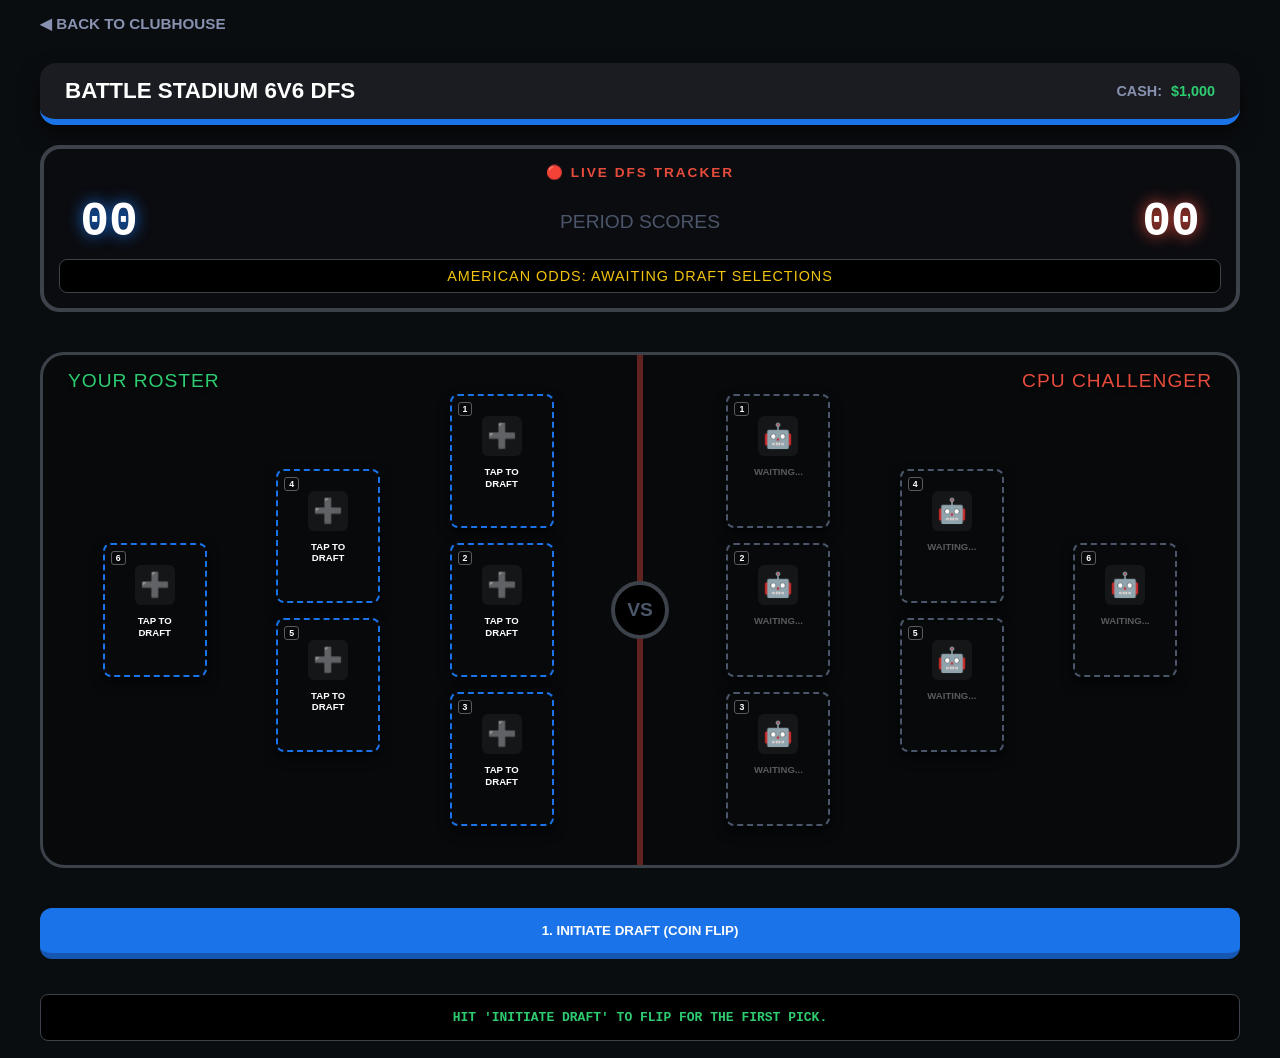
<file: stadium.html>
<!DOCTYPE html>
<html lang="en">
<head>
    <meta charset="UTF-8">
    <meta name="viewport" content="width=device-width, initial-scale=1.0, maximum-scale=1.0, user-scalable=no">
    <title>Live Stadium 6v6 | Card Chaser's</title>
    <style>
        :root { 
            --brand-primary: #1A73E8; 
            --brand-secondary: #2ECC71; 
            --brand-danger: #E74C3C; 
            --bg-dark: #0A0D10; 
            --panel-dark: #1A1C21; 
            --border-subtle: #3D424A; 
            --text-main: #FFFFFF; 
            --primary: #1A73E8; 
            --glow: rgba(26, 115, 232, 0.4); 
            --turf-bg: var(--bg-dark);
        }

        body, html { margin: 0; padding: 0; min-height: 100vh; background: var(--turf-bg); font-family: 'Arial', sans-serif; color: var(--text-main); overflow-x: hidden; }
        .room-container { width: 100%; padding: 15px; box-sizing: border-box; }
        .stadium-container { width: 100%; max-width: 1200px; margin: 0 auto; display: flex; flex-direction: column; gap: 20px; }

        .exit-btn { align-self: flex-start; background: none; border: none; color: #8892b0; font-weight: 900; font-size: 0.95rem; cursor: pointer; padding: 0; margin-bottom: 10px; text-transform: uppercase; font-family: 'Arial Black', sans-serif;}
        .exit-btn:hover { color: #fff; text-shadow: 0 0 8px rgba(255,255,255,0.5); }
        
        .stadium-header { display: flex; justify-content: space-between; align-items: center; background: var(--panel-dark); padding: 15px 25px; border-radius: 16px; border-bottom: 6px solid var(--primary); box-shadow: 0 10px 20px rgba(0,0,0,0.6); }
        .stadium-title { margin: 0; font-size: 1.4rem; text-transform: uppercase; font-family: 'Arial Black', sans-serif; }
        .bank-readout { font-size: 0.9rem; color: #8892b0; font-weight: 900; font-family: 'Arial Black', sans-serif; }
        .bank-readout span { color: var(--brand-secondary); margin-left: 5px; }

        .jumbotron { background: #0b0c10; border: 4px solid var(--border-subtle); border-radius: 20px; padding: 15px; text-align: center; }
        .score-board { display: flex; justify-content: space-between; align-items: center; margin-top: 15px; }
        .team-score { font-size: 3rem; font-family: monospace; font-weight: bold; width: 100px; text-shadow: 0 0 15px var(--primary); }
        .vs-text { font-size: 1.2rem; color: #4c566a; font-family: 'Arial Black', sans-serif;}
        .odds-tape { background: #000; padding: 8px; border-radius: 8px; margin-top: 10px; color: #f1c40f; border: 1px solid var(--border-subtle); font-family: 'Arial Black', sans-serif; font-size: 0.9rem; letter-spacing: 1px;}

        .draft-arena { display: flex; justify-content: space-between; align-items: center; margin-top: 20px; background: rgba(0,0,0,0.3); border: 3px solid var(--border-subtle); border-radius: 24px; padding: 30px; min-height: 450px; position: relative; }
        .draft-arena::before { content: ''; position: absolute; left: 50%; top: 0; bottom: 0; width: 6px; background: rgba(231, 76, 60, 0.4); transform: translateX(-50%); z-index: 0; }
        
        .team-label-left { position: absolute; top: 15px; left: 25px; color: var(--brand-secondary); font-size: 1.2rem; z-index: 2; letter-spacing: 1px; text-shadow: 0 2px 4px #000; font-family: 'Arial Black', sans-serif;}
        .team-label-right { position: absolute; top: 15px; right: 25px; color: var(--brand-danger); font-size: 1.2rem; z-index: 2; letter-spacing: 1px; text-shadow: 0 2px 4px #000; font-family: 'Arial Black', sans-serif;}

        .rink-zone { display: flex; gap: 10px; width: 45%; justify-content: space-around; align-items: center; z-index: 1;}
        .pos-group { display: flex; flex-direction: column; gap: 15px; justify-content: center;}
        
        .mini-card { background: #1c1c1e; border: 1px solid #3a3a3c; border-radius: 8px; width: 90px; height: 120px; display: flex; flex-direction: column; align-items: center; padding: 5px; cursor: pointer; position: relative; box-shadow: 0 6px 12px rgba(0,0,0,0.6); transition: transform 0.2s;}
        .mini-card:hover { transform: scale(1.05); }
        .mini-pos-badge { position: absolute; top: 6px; left: 6px; border: 1px solid #5a5a5e; border-radius: 3px; padding: 1px 4px; font-size: 0.55rem; font-weight: 900; color: #fff; font-family: 'Arial Black', sans-serif;}
        .mini-art-box { background: #121213; width: 40px; height: 40px; border-radius: 6px; display: flex; justify-content: center; align-items: center; margin: 15px 0 5px 0; font-size: 1.5rem; }
        .name-text { font-size: 0.6rem; color: #00ff00; font-weight: bold; text-align: center; font-family: 'Arial Black', sans-serif; line-height: 1.2;}
        .tier-badge { margin-top: auto; padding: 2px 6px; border-radius: 4px; font-size: 0.55rem; text-transform: uppercase; color: #000; font-weight: 900; font-family: 'Arial Black', sans-serif;}

        .tier-base { background: #7f8c8d; color: #fff; }
        .tier-silver { background: #bdc3c7; }
        .tier-gold { background: #f1c40f; }
        .tier-platinum { background: #e5e4e2; box-shadow: 0 0 8px #e5e4e2; }
        .tier-diamond { background: #00ffff; box-shadow: 0 0 8px #00ffff; }

        .center-stage { position: absolute; left: 50%; top: 50%; transform: translate(-50%, -50%); display: flex; flex-direction: column; align-items: center; justify-content: center; z-index: 2; }
        .vs-circle { background: #000; border: 4px solid var(--border-subtle); border-radius: 50%; width: 50px; height: 50px; display: flex; align-items: center; justify-content: center; font-size: 1.2rem; font-weight: 900; color: #4c566a; font-family: 'Arial Black', sans-serif;}
        .coin-flip { font-size: 2.5rem; position: absolute; top: 10px; animation: flipAnim 0.5s infinite linear; display: none; z-index: 3; }
        @keyframes flipAnim { 0% { transform: rotateY(0deg) scale(1.2); } 100% { transform: rotateY(360deg) scale(1.2); } }

        .control-panel { display: flex; gap: 15px; margin-top: 20px; align-items: center; justify-content: center; flex-wrap: wrap;}
        .action-btn { flex: 1 1 200px; padding: 15px; border: none; border-radius: 12px; color: #fff; font-weight: 900; cursor: pointer; text-transform: uppercase; border-bottom: 6px solid rgba(0,0,0,0.5); font-family: 'Arial Black', sans-serif;}
        .btn-draft { background: var(--brand-primary); border-bottom-color: #1557b0;}
        .btn-sim { background: var(--brand-secondary); color: #000; border-bottom-color: #27ae60;}
        .btn-reset { background: var(--brand-primary); border-bottom-color: #1557b0; }
        .action-btn:active { transform: translateY(4px); border-bottom-width: 2px; }
        .action-btn:disabled { filter: grayscale(1); opacity: 0.5; cursor: not-allowed; }

        .betting-console { background: rgba(0,0,0,0.6); padding: 15px; border-radius: 12px; border: 1px solid var(--brand-secondary); display: none; width: 100%; max-width: 400px; flex-direction: column; align-items: center; gap: 10px; margin-top: 10px; }
        .wager-input { width: 100%; max-width: 200px; background: #000; border: 2px solid var(--border-subtle); color: #fff; padding: 12px; border-radius: 8px; font-size: 1.2rem; text-align: center; font-family: 'Arial Black', sans-serif; }
        .wager-input:focus { border-color: var(--brand-secondary); outline: none; }
        .payout-text { font-size: 1.1rem; color: #fff; font-weight: bold; }

        .terminal-log { margin-top: 15px; background: #000; padding: 15px; border-radius: 8px; font-family: monospace; color: var(--brand-secondary); text-align: center; font-weight: bold; border: 1px solid var(--border-subtle);}

        .modal-overlay { position: fixed; top: 0; left: 0; width: 100vw; height: 100vh; background: rgba(10, 13, 16, 0.95); backdrop-filter: blur(5px); display: none; flex-direction: column; align-items: center; padding-top: 50px; z-index: 1000; overflow-y: auto; }
        .modal-title { color: var(--primary); font-size: 2rem; margin-bottom: 10px; text-transform: uppercase; font-family: 'Arial Black', sans-serif; text-shadow: 0 0 15px var(--glow);}
        .close-modal { background: var(--brand-danger); padding: 10px 30px; border-radius: 8px; color: #fff; border: none; font-family: 'Arial Black'; font-size: 1.1rem; margin-bottom: 20px; cursor: pointer; border-bottom: 4px solid #c0392b;}
        .close-modal:active { transform: translateY(3px); border-bottom-width: 1px; }
        .modal-grid { display: grid; grid-template-columns: repeat(auto-fill, minmax(200px, 1fr)); gap: 20px; width: 90%; max-width: 1000px; padding-bottom: 50px;}
        
        .card-core { background: #1c1c1e; border-radius: 12px; padding: 15px; box-shadow: 0 10px 20px rgba(0,0,0,0.5); display: flex; flex-direction: column; align-items: center; width: 200px; cursor: pointer; position: relative; margin: 0 auto;}
        .card-core:hover { transform: translateY(-5px); box-shadow: 0 12px 25px var(--glow); border-color: var(--primary); }
        .pos-badge { position: absolute; top: 12px; left: 12px; border: 1px solid #5a5a5e; border-radius: 4px; padding: 3px 6px; font-size: 0.75rem; font-weight: 900; color: #ffffff; font-family: 'Arial Black', sans-serif; }
        .art-box { background: #121213; width: 110px; height: 110px; border-radius: 10px; display: flex; justify-content: center; align-items: center; font-size: 3.5rem; margin-top: 25px; margin-bottom: 15px; }
        .card-title { font-size: 1.25rem; font-weight: 900; color: #FFFFFF; margin-bottom: 2px; text-align: center; }
        .card-descriptive-text { font-size: 0.7rem; color: #8e8e93; margin-bottom: 15px; text-align: center; text-transform: uppercase; letter-spacing: 0.5px; font-weight: bold;}
        .data-panel-core { background: #242426; border: 1px solid #3a3a3c; border-radius: 8px; padding: 10px; width: 100%; display: flex; flex-direction: column; align-items: center; box-sizing: border-box; }
        .data-title-gray { font-size: 0.6rem; color: #7a7a7e; text-transform: uppercase; font-weight: 600; margin-bottom: 4px; }
        .data-detail-green { font-size: 0.9rem; color: #00ff00; font-weight: bold; }

        @media (max-width: 768px) {
            .draft-arena { flex-direction: column; padding: 50px 10px; gap: 50px; }
            .draft-arena::before { left: 0; right: 0; top: 50%; bottom: auto; width: 100%; height: 6px; transform: translateY(-50%); }
            .team-label-left { top: 10px; left: 50%; transform: translateX(-50%); }
            .team-label-right { bottom: 10px; top: auto; right: auto; left: 50%; transform: translateX(-50%); }
            .rink-zone { width: 100%; justify-content: space-evenly;}
        }
    </style>
</head>
<body>
    <div class="room-container">
        <div class="stadium-container">
            <button class="exit-btn" onclick="window.location.href='game_room.html'">◀ BACK TO CLUBHOUSE</button>
            
            <div class="stadium-header">
                <h1 class="stadium-title" id="stadium-title">DFS 6V6 ARENA</h1>
                <div class="bank-readout">CASH: <span id="bank-cash">$0</span></div>
            </div>
            
            <div class="jumbotron">
                <div style="color:var(--brand-danger); font-size:0.85rem; font-weight:bold; letter-spacing:2px; font-family: 'Arial Black', sans-serif;">🔴 LIVE DFS TRACKER</div>
                <div class="score-board">
                    <div class="team-score" id="user-score">00</div>
                    <div class="vs-text">PERIOD SCORES</div>
                    <div class="team-score" id="ai-score" style="text-shadow: 0 0 15px var(--brand-danger);">00</div>
                </div>
                <div class="odds-tape" id="odds-display">AMERICAN ODDS: AWAITING DRAFT SELECTIONS</div>
            </div>
            
            <div class="draft-arena">
                <div class="team-label-left">YOUR ROSTER</div>
                <div class="team-label-right">CPU CHALLENGER</div>
                
                <div id="user-zone" class="rink-zone"></div>
                
                <div class="center-stage">
                    <div class="vs-circle">VS</div>
                    <div class="coin-flip" id="coin-visual">🪙</div>
                </div>
                
                <div id="cpu-zone" class="rink-zone"></div>
            </div>
            
            <div class="control-panel">
                <button class="action-btn btn-draft" id="draft-btn" onclick="startDraft()">1. INITIATE DRAFT (COIN FLIP)</button>
                
                <div class="betting-console" id="betting-console">
                    <div style="color:#f1c40f; font-weight:bold; text-transform:uppercase;">Enter Hobby Cash Wager</div>
                    <input type="number" id="wager-input" class="wager-input" placeholder="Wager 💵" oninput="calculatePayout()">
                    <div class="payout-text">To Win: <span id="payout-projection" style="color:var(--brand-secondary);">0</span> 💵</div>
                </div>

                <button class="action-btn btn-sim" id="sim-btn" onclick="simulateLiveGames()" style="display:none;">2. SIMULATE MATCH</button>
                <button class="action-btn btn-reset" id="reset-btn" onclick="resetArena()" style="display:none;">3. PLAY AGAIN</button>
            </div>
            
            <div class="terminal-log" id="terminal-log">HIT 'INITIATE DRAFT' TO FLIP FOR THE FIRST PICK.</div>
        </div>
    </div>

    <div class="modal-overlay" id="roster-modal">
        <h2 class="modal-title" id="modal-pos-title">SELECT PLAYER</h2>
        <button class="close-modal" onclick="closeModal()">CANCEL SELECTION</button>
        <div class="modal-grid" id="modal-card-grid"></div>
    </div>

    <script>
        let currentSport = localStorage.getItem('selectedSport') || 'default';
        let playerCash = parseInt(localStorage.getItem('playerMoney')) || 0;
        let playerPoints = parseInt(localStorage.getItem('playerPoints')) || 0;

        const sportData = {
            nhl: { title: "ICE ARENA", primary: "#1A73E8", bg: "#0A0D10", key: "nhl_inventory", icon: "🏒", positions: ['LW','C','RW','LD','RD','G'] },
            mlb: { title: "BALLPARK", primary: "#2ECC71", bg: "#0A0D10", key: "mlb_inventory", icon: "⚾", positions: ['OF','DH','IF','C','P1','P2'] },
            nba: { title: "HARDWOOD", primary: "#E67E22", bg: "#0A0D10", key: "nba_inventory", icon: "🏀", positions: ['PG','SG','SF','PF','C1','C2'] },
            nfl: { title: "GRIDIRON", primary: "#F1C40F", bg: "#0A0D10", key: "nfl_inventory", icon: "🏈", positions: ['WR','TE','RB','FLEX','DEF','QB'] },
            default: { title: "BATTLE STADIUM", primary: "#1A73E8", bg: "#0A0D10", key: "default_inventory", icon: "🃏", positions: ['1','2','3','4','5','6'] }
        };

        const activeSport = sportData[currentSport] || sportData['default'];
        document.documentElement.style.setProperty('--primary', activeSport.primary);
        document.documentElement.style.setProperty('--turf-bg', activeSport.bg);
        document.getElementById('stadium-title').innerText = activeSport.title + " 6V6 DFS";

        let inventory = JSON.parse(localStorage.getItem(activeSport.key)) || [];
        let userRoster = [null, null, null, null, null, null]; 
        let aiRoster = [null, null, null, null, null, null];
        
        let userPower = 0; let aiPower = 0;
        let currentMatchMultiplier = 1;
        let draftPhase = 'inactive'; 
        let isUserTurn = false; 
        let activeDraftIndex = -1;

        // --- NEW SAFE SORTING MAPS ---
        const pricingMap = { "base": 50, "silver": 250, "gold": 1000, "platinum": 1500, "diamond": 2500 };
        const rankMap = { "diamond": 5, "platinum": 4, "gold": 3, "silver": 2, "base": 1 };

        function getSafeCardValue(card) {
            if (!card) return 0;
            if (card.value) return Number(card.value);
            if (card.tier) {
                let tierString = card.tier.toLowerCase();
                return pricingMap[tierString] || 0;
            }
            return 0;
        }

        function updateBankUI() {
            document.getElementById('bank-cash').innerText = "$" + playerCash.toLocaleString();
            localStorage.setItem('playerMoney', playerCash);
        }
        updateBankUI();

        function renderRosters() {
            const uZone = document.getElementById('user-zone');
            const cZone = document.getElementById('cpu-zone');
            const posNames = activeSport.positions;

            uZone.innerHTML = `
                <div class="pos-group">${genCardUI(userRoster[5], posNames[5], 5, false)}</div>
                <div class="pos-group">${genCardUI(userRoster[3], posNames[3], 3, false)}${genCardUI(userRoster[4], posNames[4], 4, false)}</div>
                <div class="pos-group">${genCardUI(userRoster[0], posNames[0], 0, false)}${genCardUI(userRoster[1], posNames[1], 1, false)}${genCardUI(userRoster[2], posNames[2], 2, false)}</div>
            `;
            
            cZone.innerHTML = `
                <div class="pos-group">${genCardUI(aiRoster[0], posNames[0], 0, true)}${genCardUI(aiRoster[1], posNames[1], 1, true)}${genCardUI(aiRoster[2], posNames[2], 2, true)}</div>
                <div class="pos-group">${genCardUI(aiRoster[3], posNames[3], 3, true)}${genCardUI(aiRoster[4], posNames[4], 4, true)}</div>
                <div class="pos-group">${genCardUI(aiRoster[5], posNames[5], 5, true)}</div>
            `;
        }

        function genCardUI(card, pos, index, isCPU) {
            if (!card) {
                if(isCPU) {
                    return `
                        <div class="mini-card" style="border: 2px dashed #4c566a; background: transparent;">
                            <div class="mini-pos-badge">${pos}</div>
                            <div class="mini-art-box" style="background: rgba(255,255,255,0.05);">🤖</div>
                            <div class="name-text" style="color:#5a5a5e; margin-top:5px;">WAITING...</div>
                        </div>`;
                } else {
                    return `
                        <div class="mini-card" style="cursor:pointer; border: 2px dashed var(--primary); background: transparent;" onclick="openRosterSelection(${index}, '${pos}')">
                            <div class="mini-pos-badge">${pos}</div>
                            <div class="mini-art-box" style="background: rgba(255,255,255,0.05);">➕</div>
                            <div class="name-text" style="color:var(--text-sub); margin-top:5px;">TAP TO<br>DRAFT</div>
                        </div>`;
                }
            }
            
            let badgeClass = `tier-${card.tier}`;
            let bColor = card.tier === 'gold' ? '#f1c40f' : card.tier === 'silver' ? '#bdc3c7' : card.tier === 'platinum' ? '#e5e4e2' : card.tier === 'diamond' ? '#00ffff' : '#7f8c8d';
            let realName = card.dna ? card.dna.split(' (')[0].substring(0, 15) : card.name.substring(0, 15);
            let pwrString = card.power || "1x";
            
            return `
                <div class="mini-card" style="${!isCPU ? 'cursor:pointer;' : ''} border-color: ${bColor};" ${!isCPU ? `onclick="openRosterSelection(${index}, '${pos}')"` : ''}>
                    <div class="mini-pos-badge">${pos}</div>
                    <div class="mini-art-box">${isCPU ? '🤖' : activeSport.icon}</div>
                    <div class="name-text" style="color:${isCPU ? '#fff' : '#00ff00'}">${realName}</div>
                    <div class="tier-badge ${badgeClass}">${pwrString} PWR</div>
                </div>
            `;
        }

        function isDuplicate(card) {
            let allDrafted = [...userRoster, ...aiRoster].filter(c => c !== null);
            return allDrafted.some(c => c.name === card.name && c.tier === card.tier);
        }

        function resetArena() {
            draftPhase = 'inactive';
            userRoster = [null, null, null, null, null, null];
            aiRoster = [null, null, null, null, null, null];
            userPower = 0; aiPower = 0;
            
            document.getElementById('user-score').innerText = "00";
            document.getElementById('ai-score').innerText = "00";
            document.getElementById('odds-display').innerText = "AMERICAN ODDS: AWAITING DRAFT SELECTIONS";
            document.getElementById('odds-display').style.color = "#f1c40f";
            
            document.getElementById('terminal-log').innerText = "HIT 'INITIATE DRAFT' TO FLIP FOR THE FIRST PICK.";
            document.getElementById('terminal-log').style.color = "var(--brand-secondary)";
            
            document.getElementById('draft-btn').style.display = 'block';
            document.getElementById('draft-btn').disabled = false;
            document.getElementById('sim-btn').style.display = 'none';
            document.getElementById('reset-btn').style.display = 'none';
            document.getElementById('betting-console').style.display = 'none';
            document.getElementById('wager-input').value = '';
            document.getElementById('payout-projection').innerText = '0';
            
            renderRosters();
        }

        function startDraft() {
            if(draftPhase !== 'inactive') return;
            
            document.getElementById('draft-btn').style.display = 'none';
            document.getElementById('terminal-log').innerText = "FLIPPING COIN FOR 1ST PICK...";
            
            const coin = document.getElementById('coin-visual');
            coin.style.display = 'block';

            setTimeout(() => {
                coin.style.display = 'none';
                draftPhase = 'active';
                
                if (Math.random() > 0.5) {
                    isUserTurn = true;
                    document.getElementById('terminal-log').innerText = "YOU WON THE TOSS! TAP AN EMPTY SLOT TO DRAFT FIRST.";
                    document.getElementById('terminal-log').style.color = "#2ECC71";
                } else {
                    isUserTurn = false;
                    document.getElementById('terminal-log').innerText = "CPU WON THE TOSS. CPU IS DRAFTING...";
                    document.getElementById('terminal-log').style.color = "#E74C3C";
                    setTimeout(cpuDraftTurn, 1500);
                }
            }, 1500);
        }

        function cpuDraftTurn() {
            if (draftPhase !== 'active') return;
            
            let emptyIndices = [];
            aiRoster.forEach((c, i) => { if(!c) emptyIndices.push(i); });
            if (emptyIndices.length === 0) { checkDraftComplete(); return; }

            let pickIndex = emptyIndices[Math.floor(Math.random() * emptyIndices.length)];
            let currentPos = activeSport.positions[pickIndex];
            
            let tiers = ['base', 'silver', 'gold', 'platinum'];
            let powers = {'base': 1, 'silver': 2, 'gold': 3, 'platinum': 6, 'diamond': 10};
            
            let t = tiers[Math.floor(Math.random() * tiers.length)];
            let newCard = { name: `CPU ${currentPos}`, tier: t, power: `${powers[t]}x` };

            aiRoster[pickIndex] = newCard;
            renderRosters();
            
            let userDone = !userRoster.includes(null);
            let aiDone = !aiRoster.includes(null);

            if (userDone && aiDone) {
                draftPhase = 'complete';
                finalizeDraftMath();
            } else if (!userDone) {
                isUserTurn = true;
                document.getElementById('terminal-log').innerText = "CPU SELECTED. YOUR TURN TO DRAFT.";
                document.getElementById('terminal-log').style.color = "#2ECC71";
            }
        }

        // --- UPDATED MODAL GENERATOR (SAFE SORT) ---
function openRosterSelection(slotIndex, posStr) {
            if (draftPhase === 'inactive') return alert("Hit 'Initiate Draft' to start!");
            if (draftPhase === 'complete') return alert("Draft is complete!");
            if (!isUserTurn) return alert("Wait for the CPU to pick!");
            
            activeDraftIndex = slotIndex;
            document.getElementById('modal-pos-title').innerText = `DRAFTING: [ ${posStr} ] SLOT`;
            const grid = document.getElementById('modal-card-grid');
            grid.innerHTML = '';
            
            // 1. Filter the inventory
            let availableCards = inventory.filter(c => c.pos === posStr && !isDuplicate(c));
            
            // 2. Sort the available cards using the safe rank map
            availableCards.sort((a, b) => (rankMap[b.tier.toLowerCase()] || 0) - (rankMap[a.tier.toLowerCase()] || 0));
            
            if (availableCards.length === 0) {
                grid.innerHTML = `<div style="color:var(--text-sub); text-align:center; grid-column: 1/-1; font-size: 1.2rem; margin-top: 50px; font-family: 'Arial Black', sans-serif;">NO ELIGIBLE [ ${posStr} ] CARDS.<br>YOUR OTHER CARDS MAY BE BLOCKED BY THE DUPLICATE GUARD!</div>`;
            } else {
                availableCards.forEach(card => {
                    let bColor = card.tier === 'gold' ? '#f1c40f' : card.tier === 'silver' ? '#bdc3c7' : card.tier === 'platinum' ? '#e5e4e2' : card.tier === 'diamond' ? '#00ffff' : '#7f8c8d';
                    let pwr = card.power || "1x";
                    
                    grid.innerHTML += `
                        <div class="card-core" style="border: 2px solid ${bColor};" onclick="selectPlayer('${card.id}')">
                            <div class="pos-badge">${card.pos}</div>
                            <div class="art-box">${activeSport.icon}</div>
                            <div class="card-title">${card.name}</div>
                            <div class="card-descriptive-text">LOCKER 88 ${card.tier.toUpperCase()}</div>
                            <div class="data-panel-core">
                                <div class="data-title-gray">STAT DNA MATCH</div>
                                <div class="data-detail-green">${card.dna || "N/A"}</div>
                            </div>
                            <div style="margin-top: 15px; font-size: 0.8rem; color: #fff; font-weight: bold;">⚡ ${pwr} Power</div> 
                        </div>
                    `;
                });
            }
            
            document.getElementById('roster-modal').style.display = 'flex';
        }
        function closeModal() { document.getElementById('roster-modal').style.display = 'none'; }

        function selectPlayer(cardId) {
            let card = inventory.find(c => c.id === cardId);
            if (card && activeDraftIndex !== -1) {
                userRoster[activeDraftIndex] = card;
                renderRosters();
                closeModal();
                
                isUserTurn = false;
                
                let userDone = !userRoster.includes(null);
                let aiDone = !aiRoster.includes(null);

                if (userDone && aiDone) {
                    draftPhase = 'complete';
                    finalizeDraftMath();
                } else {
                    document.getElementById('terminal-log').innerText = "PLAYER LOCKED. CPU IS DRAFTING...";
                    document.getElementById('terminal-log').style.color = "#E74C3C";
                    setTimeout(cpuDraftTurn, 800);
                }
            }
        }

        function checkDraftComplete() {
            let userDone = !userRoster.includes(null);
            let aiDone = !aiRoster.includes(null);
            
            if (userDone && aiDone) {
                draftPhase = 'complete';
                finalizeDraftMath();
            }
        }

        function finalizeDraftMath() {
            userPower = userRoster.reduce((sum, c) => sum + parseInt((c.power || "1x").replace('x','')), 0);
            aiPower = aiRoster.reduce((sum, c) => sum + parseInt((c.power || "1x").replace('x','')), 0);

            let decimalOdds = (aiPower / userPower) * 2.0;
            if (decimalOdds < 1.1) decimalOdds = 1.1;
            if (decimalOdds > 10.0) decimalOdds = 10.0;
            
            currentMatchMultiplier = decimalOdds.toFixed(2);
            
            let americanLine = "";
            if (decimalOdds >= 2.0) {
                americanLine = "+" + Math.round((decimalOdds - 1) * 100);
            } else {
                americanLine = "-" + Math.round(100 / (decimalOdds - 1));
            }

            let oddsUI = document.getElementById('odds-display');
            oddsUI.innerText = `AMERICAN ODDS: YOU ${americanLine}`;
            oddsUI.style.color = decimalOdds >= 2.0 ? "#2ECC71" : "#E74C3C"; 

            document.getElementById('betting-console').style.display = 'flex';
            document.getElementById('sim-btn').style.display = 'block';
            document.getElementById('sim-btn').disabled = false;
            
            document.getElementById('terminal-log').innerText = "DRAFT COMPLETE. ENTER WAGER AND SIMULATE.";
            document.getElementById('terminal-log').style.color = "#F1C40F";
        }

        function calculatePayout() {
            let w = parseInt(document.getElementById('wager-input').value) || 0;
            document.getElementById('payout-projection').innerText = Math.floor(w * currentMatchMultiplier).toLocaleString();
        }

        function simulateLiveGames() {
            let wagerInput = parseInt(document.getElementById('wager-input').value) || 0;
            if (wagerInput > playerCash) return alert("❌ Insufficient Hobby Cash for this wager.");

            playerCash -= wagerInput;
            updateBankUI();
            
            document.getElementById('sim-btn').disabled = true;
            document.getElementById('betting-console').style.display = 'none';
            document.getElementById('user-score').innerText = "0";
            document.getElementById('ai-score').innerText = "0";
            
            let myGoals = 0; let oppGoals = 0;
            let totalStrength = userPower + aiPower; 
            let myWinProb = userPower / totalStrength; 
            let period = 1;
            
            let simInterval = setInterval(() => {
                document.getElementById('terminal-log').innerText = `SIMULATING PERIOD ${period}...`;
                document.getElementById('terminal-log').style.color = "#BDC3C7";
                
                let myRoll = Math.random(); let oppRoll = Math.random();
                if(myRoll < (0.2 + (myWinProb * 0.4))) myGoals++;
                if(oppRoll < (0.2 + ((1 - myWinProb) * 0.4))) oppGoals++;
                
                document.getElementById('user-score').innerText = myGoals; 
                document.getElementById('ai-score').innerText = oppGoals;
                period++;
                
                if (period > 3) {
                    clearInterval(simInterval);
                    if (myGoals === oppGoals) {
                        document.getElementById('terminal-log').innerText = `🚨 SUDDEN DEATH OVERTIME 🚨`; 
                        document.getElementById('terminal-log').style.color = "#ff4444";
                        
                        setTimeout(() => {
                            if (Math.random() < myWinProb) { myGoals++; } else { oppGoals++; }
                            document.getElementById('user-score').innerText = myGoals; 
                            document.getElementById('ai-score').innerText = oppGoals; 
                            evaluateMatch(myGoals, oppGoals, wagerInput);
                        }, 1500);
                    } else { evaluateMatch(myGoals, oppGoals, wagerInput); }
                }
            }, 1200); 
        }

        function evaluateMatch(myGoals, oppGoals, wager) {
            const log = document.getElementById('terminal-log');
            if (myGoals > oppGoals) {
                playerPoints += 1; 
                let payout = wager === 0 ? 50 : Math.floor(wager * currentMatchMultiplier);
                playerCash += payout;
                
                log.innerText = `VICTORY! +${payout.toLocaleString()} CASH SECURED.`;
                log.style.color = "#2ECC71";
            } else {
                log.innerText = wager === 0 ? "FRIENDLY DEFEAT. NO CASH LOST." : `DEFEAT. YOU LOST YOUR ${wager} CASH STAKE.`;
                log.style.color = "#E74C3C";
            }
            updateBankUI();
            
            document.getElementById('reset-btn').style.display = 'block';
        }

        renderRosters();
    </script>
</body>
</html>
</file>
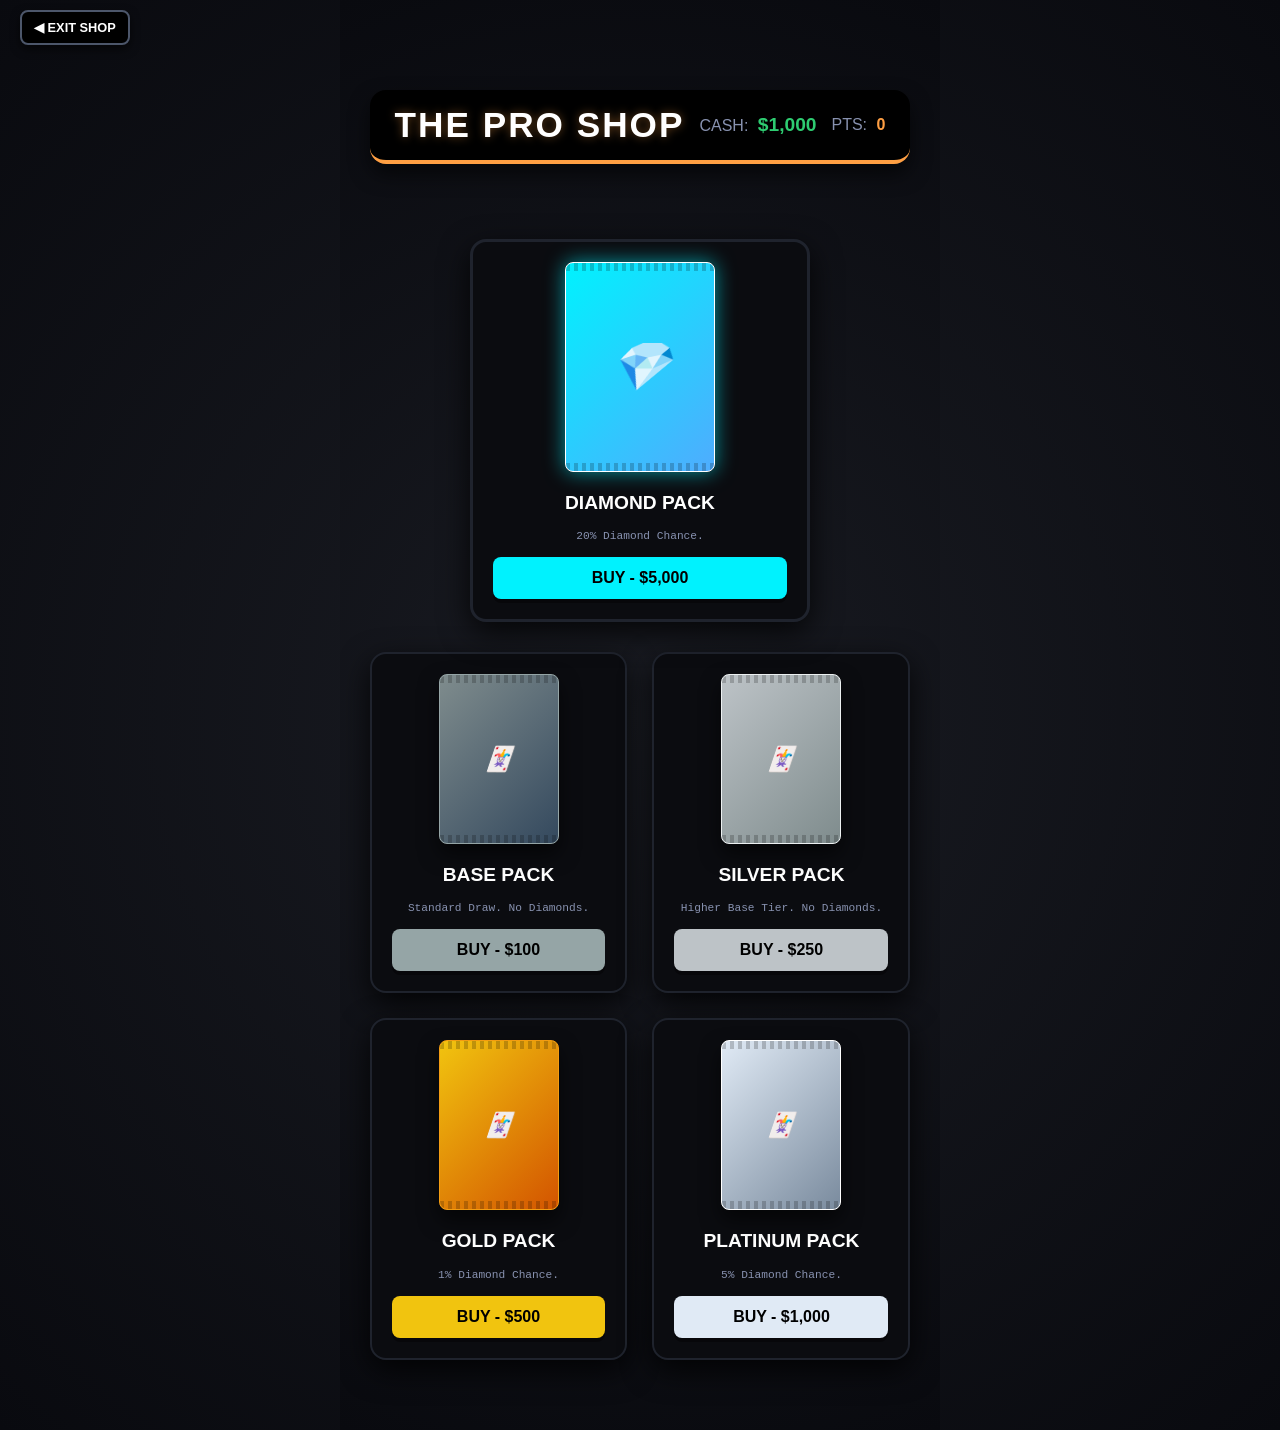
<file: trading_platform.html>
<!DOCTYPE html>
<html lang="en">
<head>
    <meta charset="UTF-8">
    <meta name="viewport" content="width=device-width, initial-scale=1.0">
    <title>The Pro Shop | Card Chaser's</title>
    <meta name="viewport" content="width=device-width, initial-scale=1.0, maximum-scale=1.0, user-scalable=no">
    
    <style>
        :root {
            --primary: #ff9f43;
            --primary-dark: #b1601a;
            --room-bg: radial-gradient(circle at center, #1a1c23 0%, #090a0f 100%);
            --glow: rgba(255, 159, 67, 0.4);
        }

        body, html {
            margin: 0; padding: 0; min-height: 100vh;
            background: var(--room-bg); font-family: 'Arial Black', sans-serif;
            display: flex; flex-direction: column; align-items: center; justify-content: flex-start;
            color: #fff; box-sizing: border-box; overflow-x: hidden;
        }
        *, *:before, *:after { box-sizing: inherit; }

        .room-container {
            width: 100%;       
            padding: 10px;
            box-sizing: border-box;
            overflow-y: auto;
            margin: 0 auto;
        }

        @media (max-width: 600px) {
            .room-container { max-width: 600px; }
        }

        .shop-container {
            position: relative; width: 100%; max-width: 1200px; 
            display: flex; flex-direction: column; align-items: center;
            padding: 40px 20px 60px 20px;
        }

        .header-panel {
            display: flex; justify-content: space-between; align-items: center; width: 100%;
            background: #000; padding: 15px 25px; border-radius: 16px;
            border-bottom: 4px solid var(--primary); box-shadow: 0 10px 20px rgba(0,0,0,0.6);
            margin-bottom: 30px; flex-wrap: wrap; gap: 15px; box-sizing: border-box;
        }
        .title { margin: 0; font-size: clamp(1.5rem, 4vw, 2.2rem); text-transform: uppercase; letter-spacing: 2px; text-shadow: 0 0 10px var(--glow); }
        .bank-readout { display: flex; gap: 15px; font-size: clamp(0.8rem, 2.5vw, 1rem); color: #8892b0; align-items: center; }
        .bank-readout span { font-weight: 900; margin-left: 5px; }
        .stat-pts span { color: var(--primary); }
        .stat-cash span { color: #2ecc71; font-size: 1.2em; }

        .diamond-showcase { display: flex; justify-content: center; width: 100%; margin-bottom: 30px; }
        .diamond-showcase .pack-listing { width: 100%; max-width: 340px; border-width: 3px; z-index: 10; }
        .diamond-showcase .pack-foil { width: 150px; height: 210px; }
        .diamond-showcase .foil-text-main { font-size: 3rem; }

        .pack-grid { display: grid; grid-template-columns: repeat(auto-fit, minmax(200px, 1fr)); gap: 25px; width: 100%; }

        .pack-listing {
            background: #0b0c10; border-radius: 16px; padding: 20px;
            display: flex; flex-direction: column; align-items: center;
            border: 2px solid #1f232d; box-shadow: 0 10px 30px rgba(0,0,0,0.8);
            transition: transform 0.2s, box-shadow 0.2s; position: relative; overflow: hidden;
        }
        .pack-listing:hover { transform: translateY(-5px); }

        .pack-foil {
            width: 120px; height: 170px; border-radius: 8px; margin-bottom: 20px;
            display: flex; flex-direction: column; align-items: center; justify-content: center;
            box-shadow: 0 10px 20px rgba(0,0,0,0.6); position: relative;
        }
        .pack-foil::before, .pack-foil::after {
            content: ''; position: absolute; left: 0; right: 0; height: 8px;
            background-image: repeating-linear-gradient(90deg, rgba(0,0,0,0.2), rgba(0,0,0,0.2) 4px, transparent 4px, transparent 8px);
        }
        .pack-foil::before { top: 0; border-radius: 8px 8px 0 0; }
        .pack-foil::after { bottom: 0; border-radius: 0 0 8px 8px; }

        .pack-title { font-size: 1.2rem; margin: 0 0 5px 0; text-transform: uppercase; text-align: center; }
        .pack-desc { font-size: 0.7rem; color: #8892b0; text-align: center; margin-bottom: 15px; font-family: monospace; }
        
        .buy-btn {
            width: 100%; padding: 12px; border: none; border-radius: 8px; font-family: 'Arial Black', sans-serif;
            font-size: 1rem; color: #000; cursor: pointer; text-transform: uppercase; font-weight: 900;
            box-shadow: 0 4px 0 rgba(0,0,0,0.4); transition: transform 0.1s;
        }
        .buy-btn:active { transform: translateY(4px); box-shadow: none; }

        /* PACK TIERS STYLING */
        .tier-base .pack-foil { background: linear-gradient(135deg, #7f8c8d, #34495e); border: 1px solid #95a5a6; }
        .tier-base .buy-btn { background: #95a5a6; }
        .tier-base:hover { box-shadow: 0 10px 30px rgba(149, 165, 166, 0.2); border-color: #95a5a6; }

        .tier-silver .pack-foil { background: linear-gradient(135deg, #bdc3c7, #7f8c8d); border: 1px solid #ecf0f1; }
        .tier-silver .buy-btn { background: #bdc3c7; }
        .tier-silver:hover { box-shadow: 0 10px 30px rgba(189, 195, 199, 0.3); border-color: #bdc3c7; }

        .tier-gold .pack-foil { background: linear-gradient(135deg, #f1c40f, #d35400); border: 1px solid #f39c12; }
        .tier-gold .buy-btn { background: #f1c40f; }
        .tier-gold:hover { box-shadow: 0 10px 30px rgba(241, 196, 15, 0.3); border-color: #f1c40f; }

        .tier-platinum .pack-foil { background: linear-gradient(135deg, #e0eaf5, #7a8b9e); border: 1px solid #fff; }
        .tier-platinum .buy-btn { background: #e0eaf5; }
        .tier-platinum:hover { box-shadow: 0 10px 30px rgba(224, 234, 245, 0.4); border-color: #e0eaf5; }

        .tier-diamond .pack-foil { background: linear-gradient(135deg, #00f2fe, #4facfe); border: 1px solid #fff; box-shadow: 0 0 20px rgba(0, 242, 254, 0.6); animation: diamondPulse 2s infinite alternate; }
        .tier-diamond .buy-btn { background: #00f2fe; }
        .tier-diamond:hover { box-shadow: 0 15px 40px rgba(0, 242, 254, 0.6); border-color: #00f2fe; transform: scale(1.02); }

        @keyframes diamondPulse { 0% { box-shadow: 0 0 15px rgba(0, 242, 254, 0.4); } 100% { box-shadow: 0 0 30px rgba(0, 242, 254, 0.8); } }

        .exit-link { 
            position: absolute; top: 10px; left: 20px;
            background: #000; border: 2px solid #4c566a; color: #fff; 
            padding: 8px 12px; border-radius: 8px; cursor: pointer; 
            font-weight: 900; font-size: 0.8rem; text-transform: uppercase; 
            z-index: 100; box-shadow: 0 4px 10px rgba(0,0,0,0.6); transition: 0.1s;
        }
        .exit-link:hover { border-color: var(--primary); color: var(--primary); }

        /* THEATER OVERLAY */
        .ripping-theater-overlay { position: fixed; top: 0; left: 0; width: 100vw; height: 100vh; background: rgba(5,6,8,0.98); backdrop-filter: blur(8px); z-index: 1000; display: none; flex-direction: column; align-items: center; justify-content: center; gap: 25px; }
        .active-ripping-pack { animation: shakePack 0.1s infinite alternate; }
        @keyframes shakePack { 0% { transform: translate(2px, 1px) rotate(0deg); } 100% { transform: translate(-2px, -1px) rotate(1deg); } }
        .theater-pack-actor { width: 170px; height: 240px; border-radius: 10px; display: flex; flex-direction: column; align-items: center; justify-content: center; position: relative; cursor: pointer; transition: transform 0.2s, box-shadow 0.2s; box-shadow: 0 15px 30px rgba(0,0,0,0.7); }
        .theater-pack-actor:hover { transform: scale(1.05); }
        .theater-pack-actor::before, .theater-pack-actor::after { content: ''; position: absolute; left: 0; right: 0; height: 10px; background-image: repeating-linear-gradient(90deg, rgba(0,0,0,0.2), rgba(0,0,0,0.2) 6px, transparent 6px, transparent 12px); }
        .theater-pack-actor::before { top: 0; border-radius: 10px 10px 0 0; }
        .theater-pack-actor::after { bottom: 0; border-radius: 0 0 10px 10px; }
        .foil-text-main { font-family: 'Arial Black', sans-serif; font-size: 1.5rem; font-style: italic; transform: skewX(-5deg); margin: 0; color: #1a252f; }
        .foil-text-sub { font-family: 'Arial Black', sans-serif; font-size: 0.8rem; letter-spacing: 2px; margin-top: 4px; opacity: 0.8; color: #1a252f; }
        
        .ripped-open-reveal-row { display: flex; gap: 15px; justify-content: center; flex-wrap: wrap; width: 90vw; max-width: 1100px; margin-top: 10px; }

        .bg-base { background: linear-gradient(135deg, #7f8c8d, #34495e); }
        .bg-silver { background: linear-gradient(135deg, #bdc3c7, #7f8c8d); }
        .bg-gold { background: linear-gradient(135deg, #f1c40f, #d35400); }
        .bg-platinum { background: linear-gradient(135deg, #e0eaf5, #7a8b9e); }
        .bg-diamond { background: linear-gradient(135deg, #00f2fe, #4facfe); }

        .vault-transfer-btn { background: #2ecc71; border: none; border-radius: 12px; padding: 15px 40px; color: #000; font-family: 'Arial Black', sans-serif; font-size: 1.1rem; cursor: pointer; text-transform: uppercase; margin-top: 20px; display: none; box-shadow: 0 0 15px rgba(46,204,113,0.4); }
        .msg-log { width: 100%; text-align: center; color: #ff4757; font-size: 1.2rem; margin-bottom: 20px; min-height: 25px; text-transform: uppercase; }

        /* ====================================================
           MASTER BLUEPRINT: PREMIUM CARD DESIGN
           ==================================================== */
        .card-core { 
            background: #1c1c1e; border-radius: 12px; padding: 15px; 
            box-shadow: 0 10px 30px rgba(0, 0, 0, 0.8); display: flex; flex-direction: column; 
            align-items: center; width: 100%; max-width: 220px; box-sizing: border-box; 
            position: relative; margin: 0 auto; animation: popIn 0.4s ease-out forwards; 
        }
        @keyframes popIn { 0% { transform: scale(0.5); opacity: 0; } 100% { transform: scale(1); opacity: 1; } }
        .pos-badge { position: absolute; top: 12px; left: 12px; border: 1px solid #5a5a5e; border-radius: 4px; padding: 3px 6px; font-size: 0.75rem; font-weight: 900; color: #ffffff; font-family: 'Arial Black', sans-serif; }
        .art-box { background: #121213; width: 110px; height: 110px; border-radius: 10px; display: flex; justify-content: center; align-items: center; font-size: 3.5rem; margin-top: 25px; margin-bottom: 15px; }
        .card-title { font-size: 1.25rem; font-weight: 900; color: #FFFFFF; margin-bottom: 2px; text-align: center; }
        .card-descriptive-text { font-size: 0.7rem; color: #8e8e93; margin-bottom: 15px; text-align: center; text-transform: uppercase; letter-spacing: 0.5px; font-family: 'Arial', sans-serif; font-weight: bold;}
        .data-panel-core { background: #242426; border: 1px solid #3a3a3c; border-radius: 8px; padding: 10px; width: 100%; display: flex; flex-direction: column; align-items: center; box-sizing: border-box; }
        .data-title-gray { font-size: 0.6rem; color: #7a7a7e; text-transform: uppercase; font-weight: 600; margin-bottom: 4px; text-align: center; letter-spacing: 0.5px; }
        .data-detail-green { font-size: 0.9rem; color: #00ff00; font-weight: bold; text-align: center; }

    </style>
</head>
<body>
    <div class="room-container">      
        
        <button class="exit-link" onclick="window.location.href='game_room.html'">◀ Exit Shop</button>

        <div class="shop-container">
            <div class="header-panel" style="margin-top: 40px;">
                <h1 class="title">THE PRO SHOP</h1>
                <div class="bank-readout">
                    <div class="stat-cash">CASH: <span id="bank-cash">$0</span></div>
                    <div class="stat-pts">PTS: <span id="bank-pts">0</span></div>
                </div>
            </div>

            <div class="msg-log" id="msg-log"></div>

            <div class="diamond-showcase">
                <div class="pack-listing tier-diamond">
                    <div class="pack-foil">
                        <p class="foil-text-main" id="sym-diamond">💎</p>
                    </div>
                    <h3 class="pack-title">Diamond Pack</h3>
                    <p class="pack-desc">20% Diamond Chance.</p>
                    <button class="buy-btn" onclick="buyPack('diamond')">BUY - $5,000</button>
                </div>
            </div>

            <div class="pack-grid">
                
                <div class="pack-listing tier-base">
                    <div class="pack-foil">
                        <p class="foil-text-main" id="sym-base">🏀</p>
                    </div>
                    <h3 class="pack-title">Base Pack</h3>
                    <p class="pack-desc">Standard Draw. No Diamonds.</p>
                    <button class="buy-btn" onclick="buyPack('base')">BUY - $100</button>
                </div>

                <div class="pack-listing tier-silver">
                    <div class="pack-foil">
                        <p class="foil-text-main" id="sym-silver">🏀</p>
                    </div>
                    <h3 class="pack-title">Silver Pack</h3>
                    <p class="pack-desc">Higher Base Tier. No Diamonds.</p>
                    <button class="buy-btn" onclick="buyPack('silver')">BUY - $250</button>
                </div>

                <div class="pack-listing tier-gold">
                    <div class="pack-foil">
                        <p class="foil-text-main" id="sym-gold">🏀</p>
                    </div>
                    <h3 class="pack-title">Gold Pack</h3>
                    <p class="pack-desc">1% Diamond Chance.</p>
                    <button class="buy-btn" onclick="buyPack('gold')">BUY - $500</button>
                </div>

                <div class="pack-listing tier-platinum">
                    <div class="pack-foil">
                        <p class="foil-text-main" id="sym-platinum">🏀</p>
                    </div>
                    <h3 class="pack-title">Platinum Pack</h3>
                    <p class="pack-desc">5% Diamond Chance.</p>
                    <button class="buy-btn" onclick="buyPack('platinum')">BUY - $1,000</button>
                </div>

            </div>
        </div>
    </div>
        
    <div class="ripping-theater-overlay" id="rip-theater">
        <h2 style="font-family:'Arial Black',sans-serif; letter-spacing:2px; margin:0; color:#fff;" id="theater-banner-msg">TAP PACK TO RIP</h2>
        <div class="theater-pack-actor" id="theater-pack-actor">
            <p class="foil-text-main" id="theater-foil-sport-title">SPORT</p>
            <p class="foil-text-sub" id="theater-foil-pack-sub">PACK</p>
        </div>
        <div class="ripped-open-reveal-row" id="revealed-cards-row"></div>
        <button class="vault-transfer-btn" id="vault-transfer-trigger" onclick="closePackScreen()">SEND TO LOCKER ROOM</button>
    </div>

    <script>
        let playerCash = parseInt(localStorage.getItem('playerMoney')) || 0;
        let playerPoints = parseInt(localStorage.getItem('playerPoints')) || 0;
        let currentSport = localStorage.getItem('selectedSport') || 'default';
        const msgLog = document.getElementById('msg-log');

        function updateLedgers() {
            document.getElementById('bank-cash').innerText = "$" + playerCash.toLocaleString();
            document.getElementById('bank-pts').innerText = playerPoints.toLocaleString();
            localStorage.setItem('playerMoney', playerCash);
        }
        updateLedgers();

        // ========================================================
        // SPORT DATA & PRICING CONFIG
        // ========================================================
        const sportData = { 
            nhl: { title: "HOCKEY", symbol: "🏒", key: "nhl_inventory", pool: [ {name: "Game Changer", dna: "Kirill Kaprizov (MIN)", pos: "LW"}, {name: "Rink Rat", dna: "Connor McDavid (EDM)", pos: "C"}, {name: "The Great One", dna: "Wayne Gretzky (LEG)", pos: "C"}, {name: "The Sidkid", dna: "Sidney Crosby (PIT)", pos: "C"}, {name: "Matts Magic", dna: "Auston Matthews (TOR)", pos: "C"}, {name: "Ice Wall", dna: "Andrei Vasilevskiy (TB)", pos: "G"}, {name: "Blueline Boss", dna: "Cale Makar (COL)", pos: "LD"} ] }, 
            mlb: { title: "BASEBALL", symbol: "⚾", key: "mlb_inventory", pool: [ {name: "Diamond King", dna: "Shohei Ohtani (LAD)", pos: "P"}, {name: "The Captain", dna: "Aaron Judge (NYY)", pos: "CF"}, {name: "Mookie Magic", dna: "Mookie Betts (LAD)", pos: "2B"}, {name: "Soto Shuffle", dna: "Juan Soto (NYY)", pos: "LF"} ] }, 
            nba: { title: "BASKETBALL", symbol: "🏀", key: "nba_inventory", pool: [ {name: "Crossover Master", dna: "Stephen Curry (GSW)", pos: "PG"}, {name: "King James", dna: "LeBron James (LAL)", pos: "SF"}, {name: "The Joker", dna: "Nikola Jokic (DEN)", pos: "C"}, {name: "Greek Freak", dna: "Giannis Antetokounmpo (MIL)", pos: "PF"} ] }, 
            nfl: { title: "FOOTBALL", symbol: "🏈", key: "nfl_inventory", pool: [ {name: "Showtime", dna: "Patrick Mahomes (KC)", pos: "QB"}, {name: "Run CMC", dna: "Christian McCaffrey (SF)", pos: "RB"}, {name: "Action Jackson", dna: "Lamar Jackson (BAL)", pos: "QB"}, {name: "Cheetah", dna: "Tyreek Hill (MIA)", pos: "WR"} ] }, 
            default: { title: "CHASER", symbol: "🃏", key: "default_inventory", pool: [ {name: "Base Player", dna: "Rookie Draft Pick", pos: "UTIL"} ] } 
        };
        const activeConfig = sportData[currentSport] || sportData['default'];

        ['base', 'silver', 'gold', 'platinum'].forEach(tier => {
            document.getElementById(`sym-${tier}`).innerText = activeConfig.symbol;
        });

        const packOdds = {
            base:     { cost: 100,  odds: { base: 0.75, silver: 0.95, gold: 0.99, platinum: 1.00, diamond: 1.00 } },
            silver:   { cost: 250,  odds: { base: 0.20, silver: 0.85, gold: 0.97, platinum: 1.00, diamond: 1.00 } },
            gold:     { cost: 500,  odds: { base: 0.00, silver: 0.30, gold: 0.90, platinum: 0.99, diamond: 1.00 } },
            platinum: { cost: 1000, odds: { base: 0.00, silver: 0.00, gold: 0.30, platinum: 0.95, diamond: 1.00 } },
            diamond:  { cost: 5000, odds: { base: 0.00, silver: 0.00, gold: 0.00, platinum: 0.80, diamond: 1.00 } }
        };

        const cardValues = { "base": 50, "silver": 250, "gold": 1000, "platinum": 1500, "diamond": 10000 };
        const powerMap = { "base": "1x", "silver": "2x", "gold": "3x", "platinum": "6x", "diamond": "10x" };

        // ========================================================
        // AUDIO ENGINE
        // ========================================================
        let audioCtx = null;
        function initAudio() { if (!audioCtx) audioCtx = new (window.AudioContext || window.webkitAudioContext)(); }
        function playSound(type) {
            initAudio(); if (!audioCtx) return;
            let osc = audioCtx.createOscillator(); let gain = audioCtx.createGain();
            osc.connect(gain); gain.connect(audioCtx.destination); let now = audioCtx.currentTime;

            if (type === 'buy') {
                osc.type = 'square'; osc.frequency.setValueAtTime(800, now); osc.frequency.exponentialRampToValueAtTime(1200, now + 0.1);
                gain.gain.setValueAtTime(0.1, now); gain.gain.exponentialRampToValueAtTime(0.01, now + 0.2);
                osc.start(now); osc.stop(now + 0.2);
            } else if (type === 'rip') {
                let bufferSize = audioCtx.sampleRate * 0.4; let buffer = audioCtx.createBuffer(1, bufferSize, audioCtx.sampleRate);
                let data = buffer.getChannelData(0); for (let i = 0; i < bufferSize; i++) { data[i] = Math.random() * 2 - 1; }
                let noise = audioCtx.createBufferSource(); noise.buffer = buffer;
                let filter = audioCtx.createBiquadFilter(); filter.type = 'highpass'; filter.frequency.value = 800;
                noise.connect(filter); filter.connect(gain);
                gain.gain.setValueAtTime(0.2, now); gain.gain.exponentialRampToValueAtTime(0.01, now + 0.4);
                noise.start(now);
            } else if (type === 'reveal_std') {
                osc.type = 'sine'; osc.frequency.setValueAtTime(523.25, now); osc.frequency.setValueAtTime(659.25, now + 0.1); 
                gain.gain.setValueAtTime(0.15, now); gain.gain.linearRampToValueAtTime(0, now + 0.3);
                osc.start(now); osc.stop(now + 0.3);
            } else if (type === 'reveal_rare') {
                let notes = [523.25, 659.25, 783.99, 1046.50];
                notes.forEach((freq, idx) => {
                    let o = audioCtx.createOscillator(); let g = audioCtx.createGain();
                    o.connect(g); g.connect(audioCtx.destination); o.type = 'triangle';
                    o.frequency.setValueAtTime(freq, now + (idx * 0.1));
                    g.gain.setValueAtTime(0.15, now + (idx * 0.1)); g.gain.exponentialRampToValueAtTime(0.001, now + (idx * 0.1) + 0.2);
                    o.start(now + (idx * 0.1)); o.stop(now + (idx * 0.1) + 0.2);
                });
            }
        }

        function buyPack(packType) {
            msgLog.innerText = "";
            let config = packOdds[packType];
            
            if (playerCash < config.cost) {
                msgLog.innerText = "INSUFFICIENT FUNDS. HIT THE CASINO.";
                return;
            }

            playerCash -= config.cost;
            updateLedgers();
            playSound('buy');

            let roll = Math.random();
            let pulledTier = 'base';
            
            if (roll <= config.odds.base) pulledTier = 'base';
            else if (roll <= config.odds.silver) pulledTier = 'silver';
            else if (roll <= config.odds.gold) pulledTier = 'gold';
            else if (roll <= config.odds.platinum) pulledTier = 'platinum';
            else pulledTier = 'diamond';

            let template = activeConfig.pool[Math.floor(Math.random() * activeConfig.pool.length)];
            let newCard = { 
                id: "shop_mint_" + Date.now() + "_" + Math.random(), 
                name: template.name, dna: template.dna, pos: template.pos, 
                tier: pulledTier, value: cardValues[pulledTier], power: powerMap[pulledTier] 
            };

            let inv = JSON.parse(localStorage.getItem(activeConfig.key)) || []; 
            inv.push(newCard); 
            localStorage.setItem(activeConfig.key, JSON.stringify(inv)); 

            beginRippingTheater(newCard, packType);
        }

        function beginRippingTheater(card, packType) { 
           const overlay = document.getElementById('rip-theater'); 
           const actor = document.getElementById('theater-pack-actor'); 
           const row = document.getElementById('revealed-cards-row'); 
           const transferTrigger = document.getElementById('vault-transfer-trigger'); 
           
           row.innerHTML = ''; transferTrigger.style.display = 'none'; 
           document.getElementById('theater-banner-msg').innerText = "TAP PACK TO RIP"; 
           
           actor.className = `theater-pack-actor bg-${packType}`;
           document.getElementById('theater-foil-sport-title').innerText = activeConfig.title; 
           document.getElementById('theater-foil-pack-sub').innerText = packType.toUpperCase() + " PACK";
           
           actor.style.display = 'flex'; 
           overlay.style.display = 'flex';            
            
            actor.onclick = function() { 
                actor.onclick = null; actor.classList.add('active-ripping-pack'); 
                document.getElementById('theater-banner-msg').innerText = "TEARING FOIL SEALS..."; 
                playSound('rip');
                
                setTimeout(() => { 
                    if (card.tier === 'diamond' || card.tier === 'platinum') playSound('reveal_rare');
                    else playSound('reveal_std');

                    actor.classList.remove('active-ripping-pack'); actor.style.display = 'none'; 
                    document.getElementById('theater-banner-msg').innerText = "ASSET SECURED:"; 
                    
                    // ==========================================
                    // INJECTING THE MASTER BLUEPRINT DESIGN
                    // ==========================================
                    let bColor = card.tier === 'gold' ? '#f1c40f' : card.tier === 'silver' ? '#bdc3c7' : card.tier === 'platinum' ? '#e5e4e2' : card.tier === 'diamond' ? '#00f2fe' : '#7f8c8d';
                    let shortPos = card.pos.charAt(0);
                    
                    row.innerHTML = ` 
                        <div class="card-core" style="border: 2px solid ${bColor}; box-shadow: 0 0 30px ${bColor};">
                            <div class="pos-badge">${shortPos}</div>
                            <div class="art-box">${card.tier === 'diamond' ? '💎' : activeConfig.symbol}</div>
                            <div class="card-title">${card.name}</div>
                            <div class="card-descriptive-text">LOCKER 88 ${card.tier.toUpperCase()}</div>
                            <div class="data-panel-core">
                                <div class="data-title-gray">STAT DNA MATCH</div>
                                <div class="data-detail-green">${card.dna}</div>
                            </div>
                            <div style="margin-top: 15px; font-size: 0.75rem; color: #fff; font-weight: bold; font-family: sans-serif;">⚡ ${card.power} Power</div> 
                        </div>
                    `; 
                    
                    setTimeout(() => { transferTrigger.style.display = 'block'; }, 500); 
                }, 800); 
            }; 
        }

        function closePackScreen() { 
            document.getElementById('rip-theater').style.display = 'none'; 
        }
    </script>
</body>
</html>
</file>
